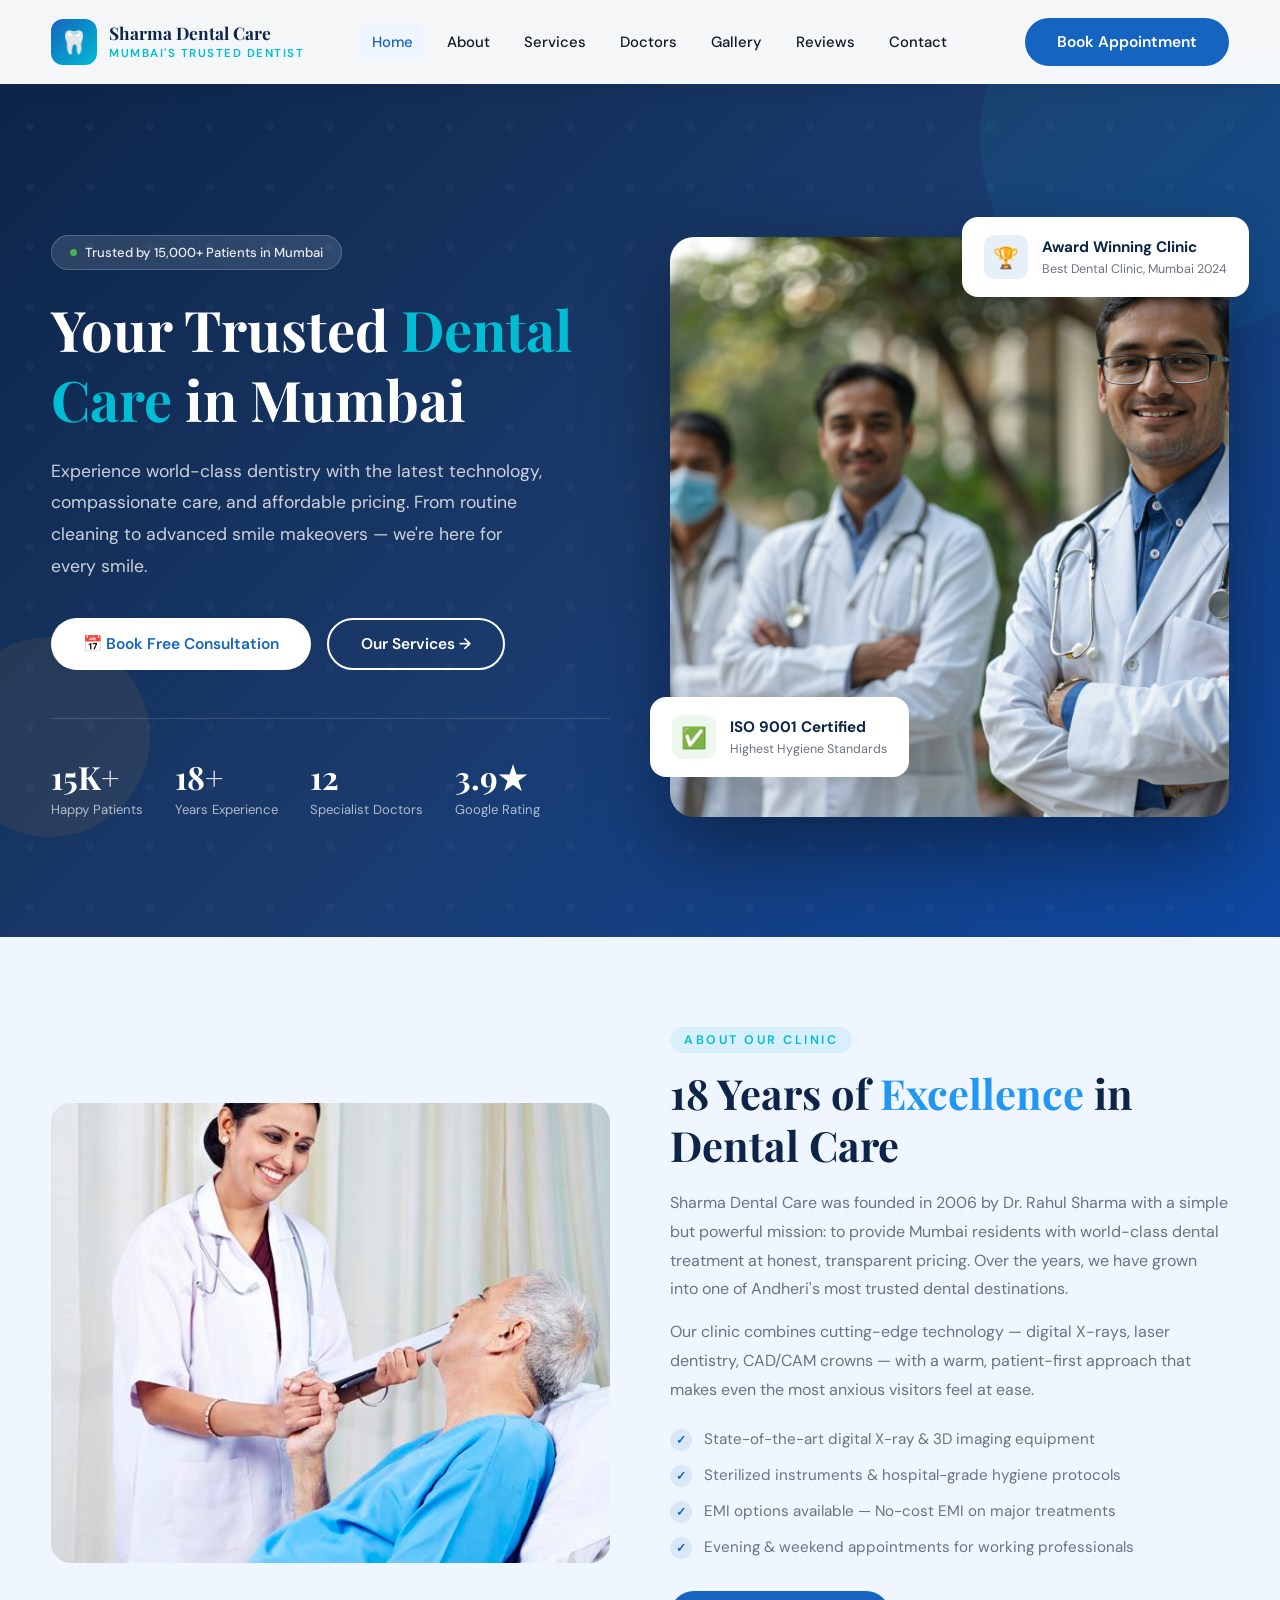
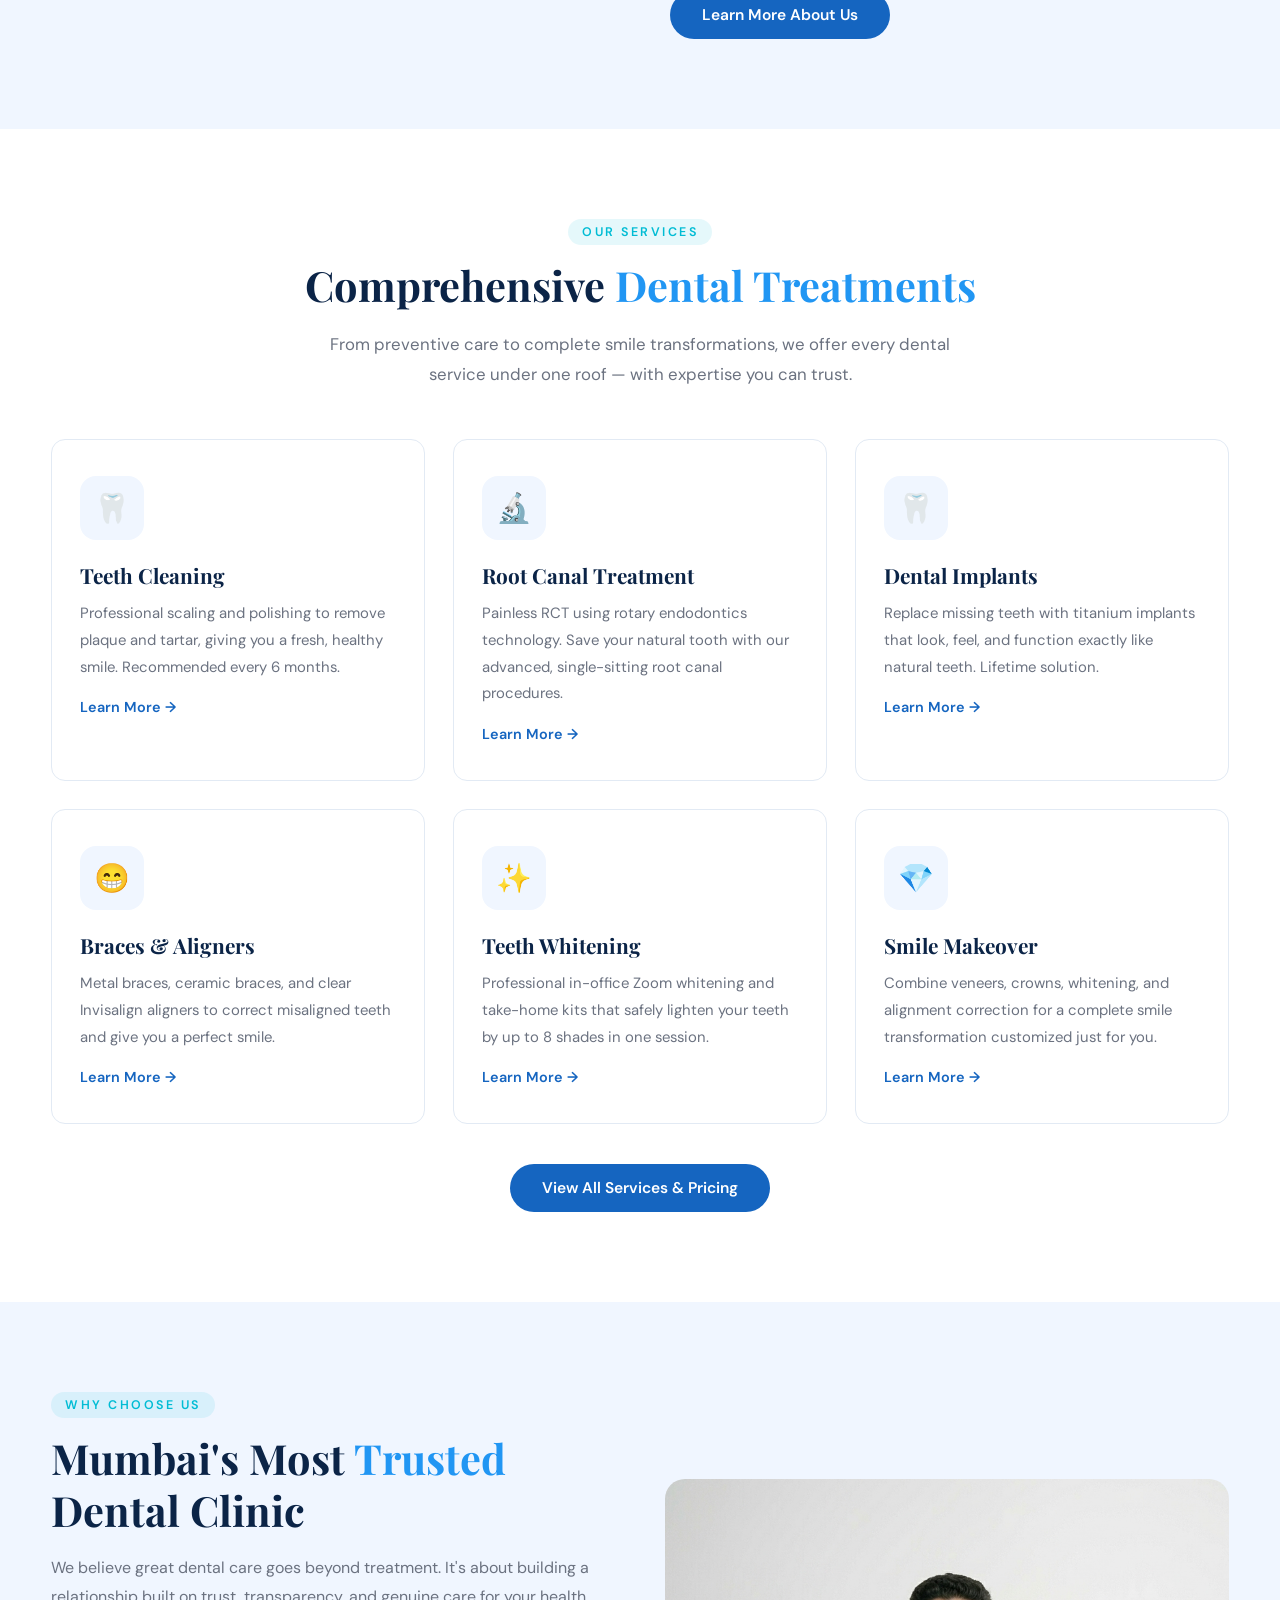
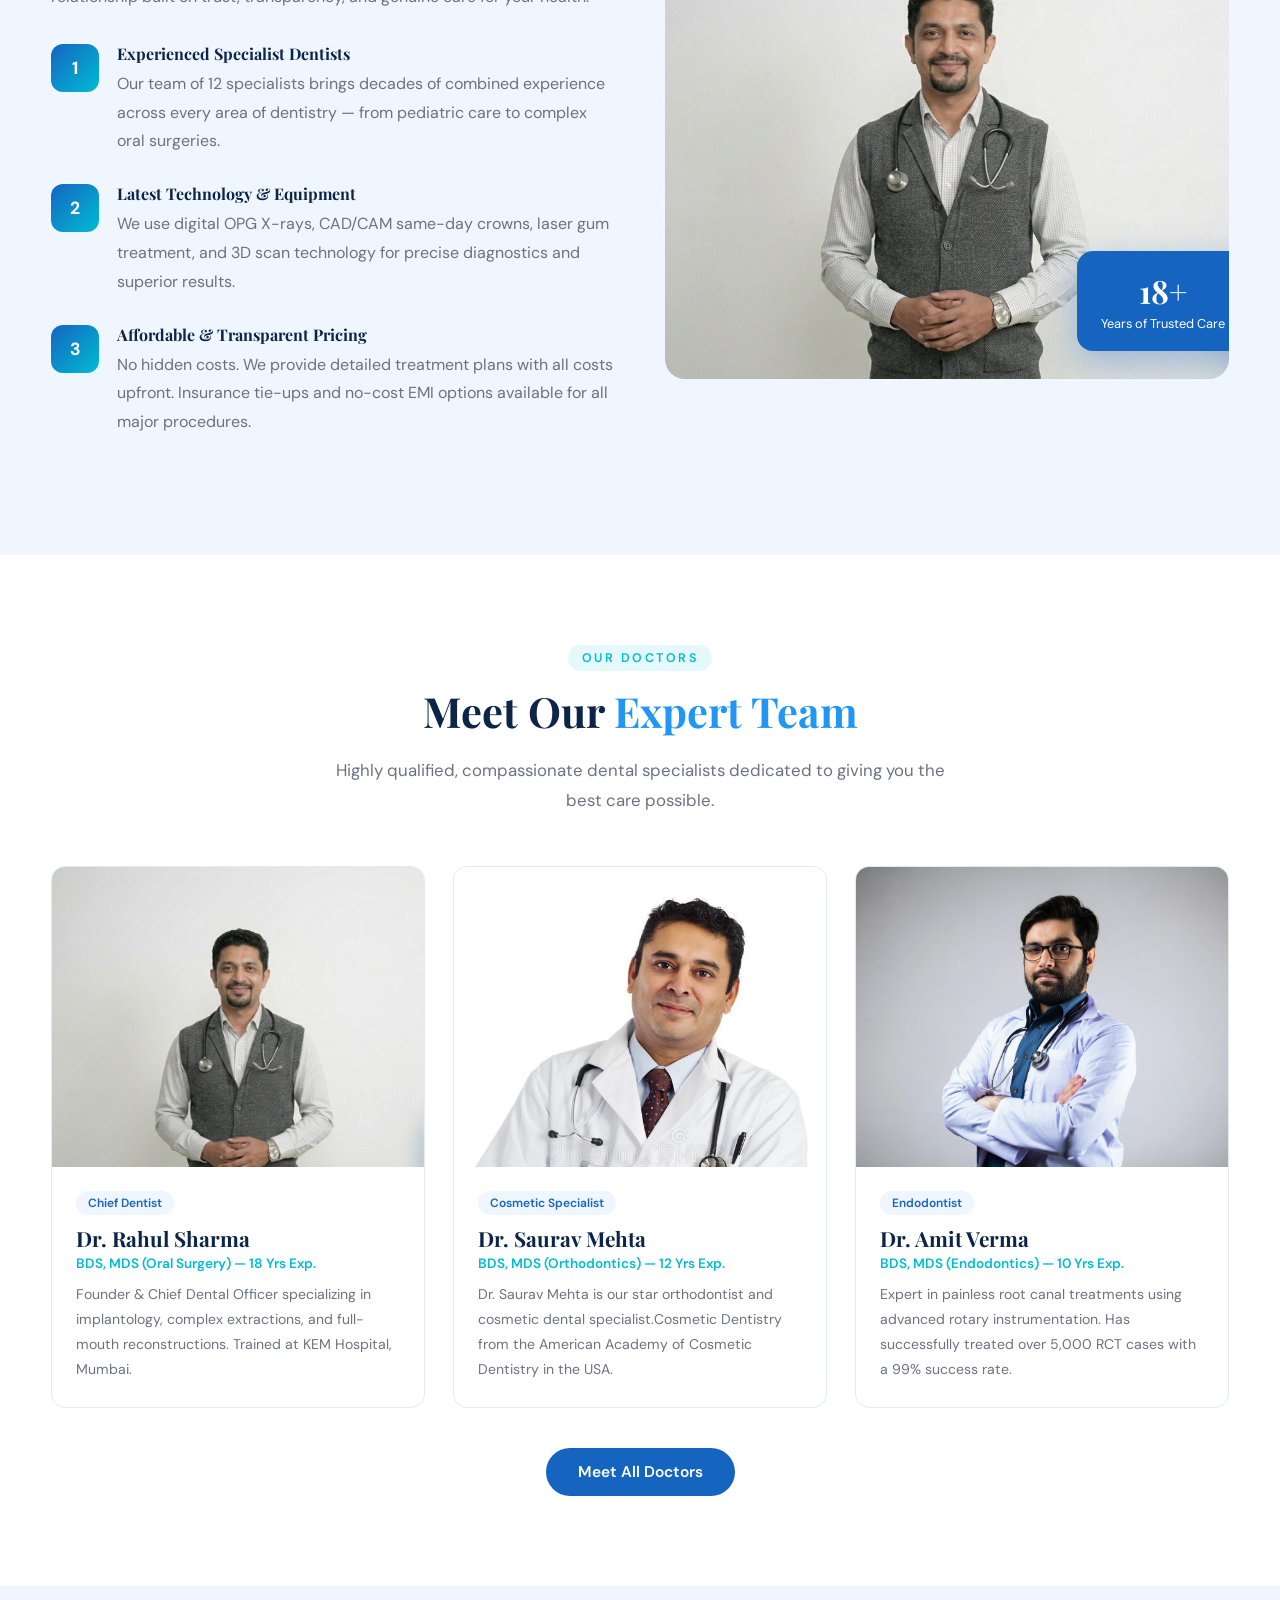
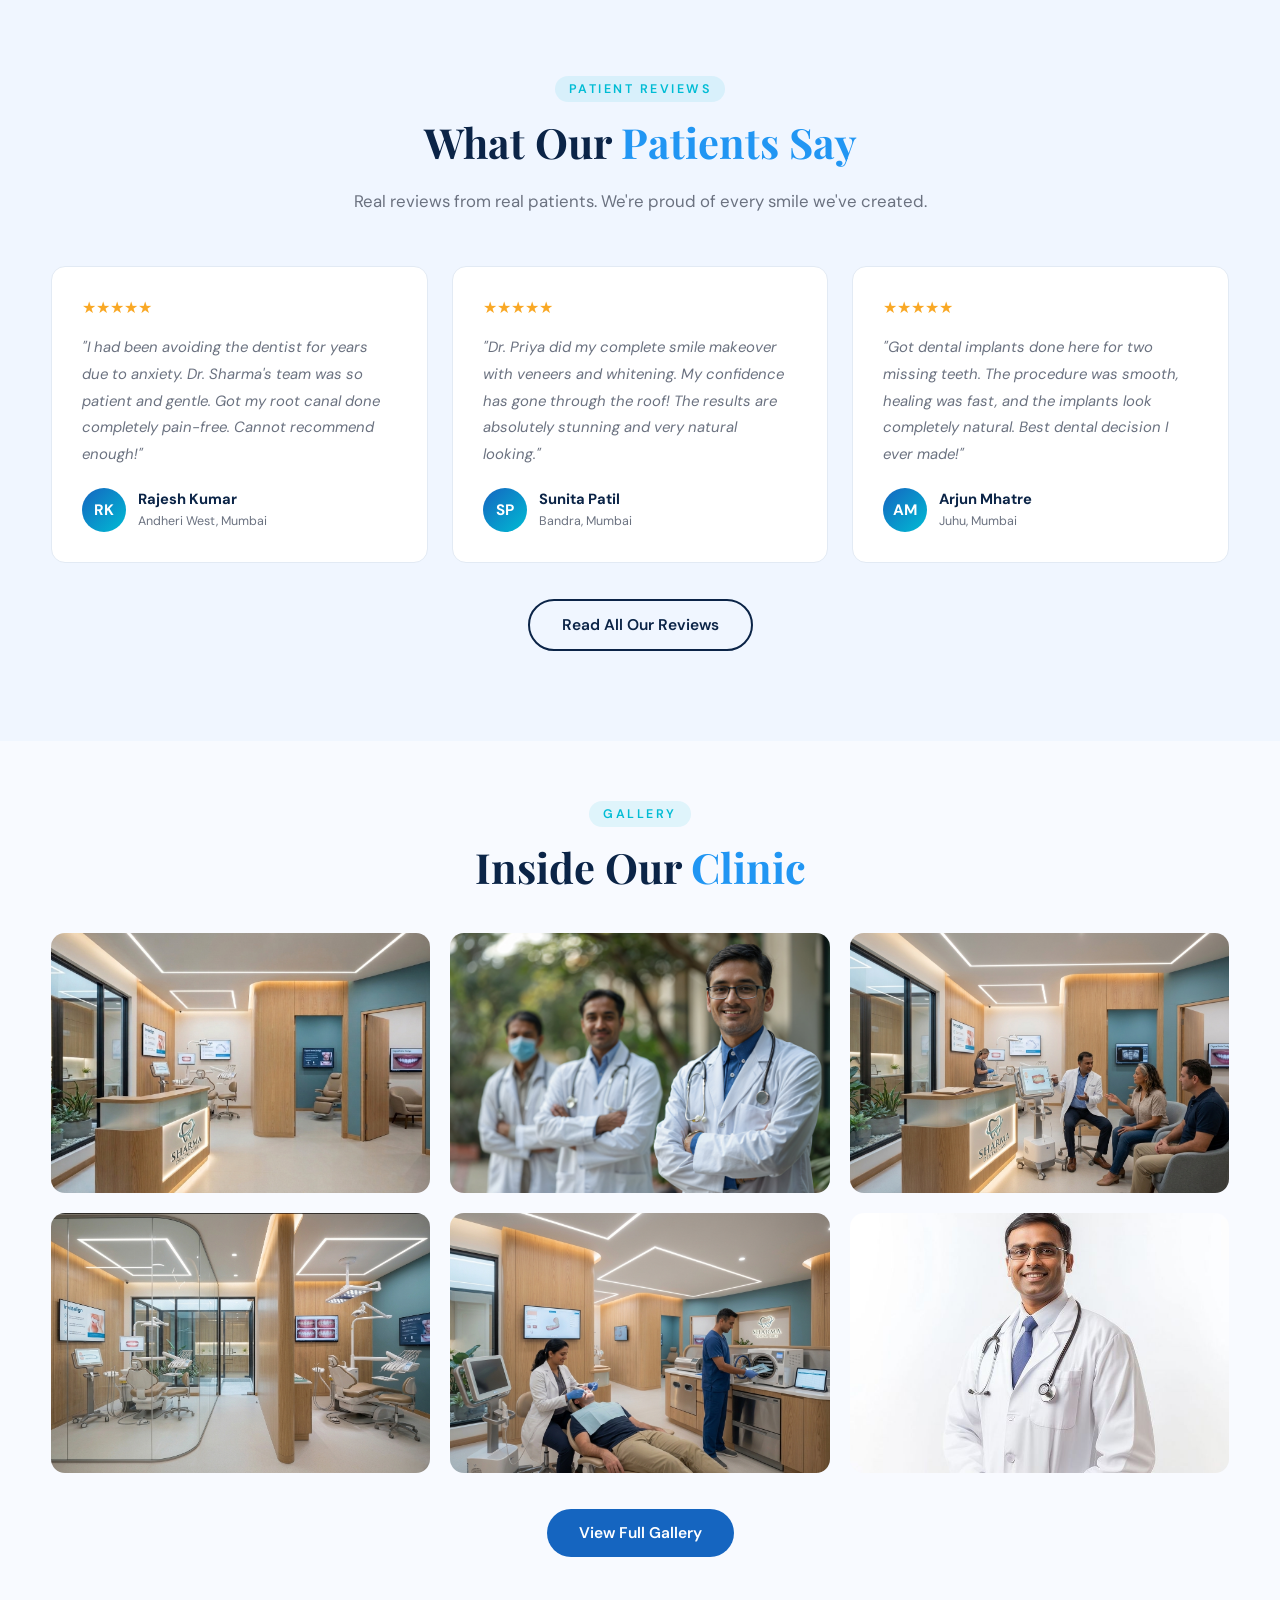
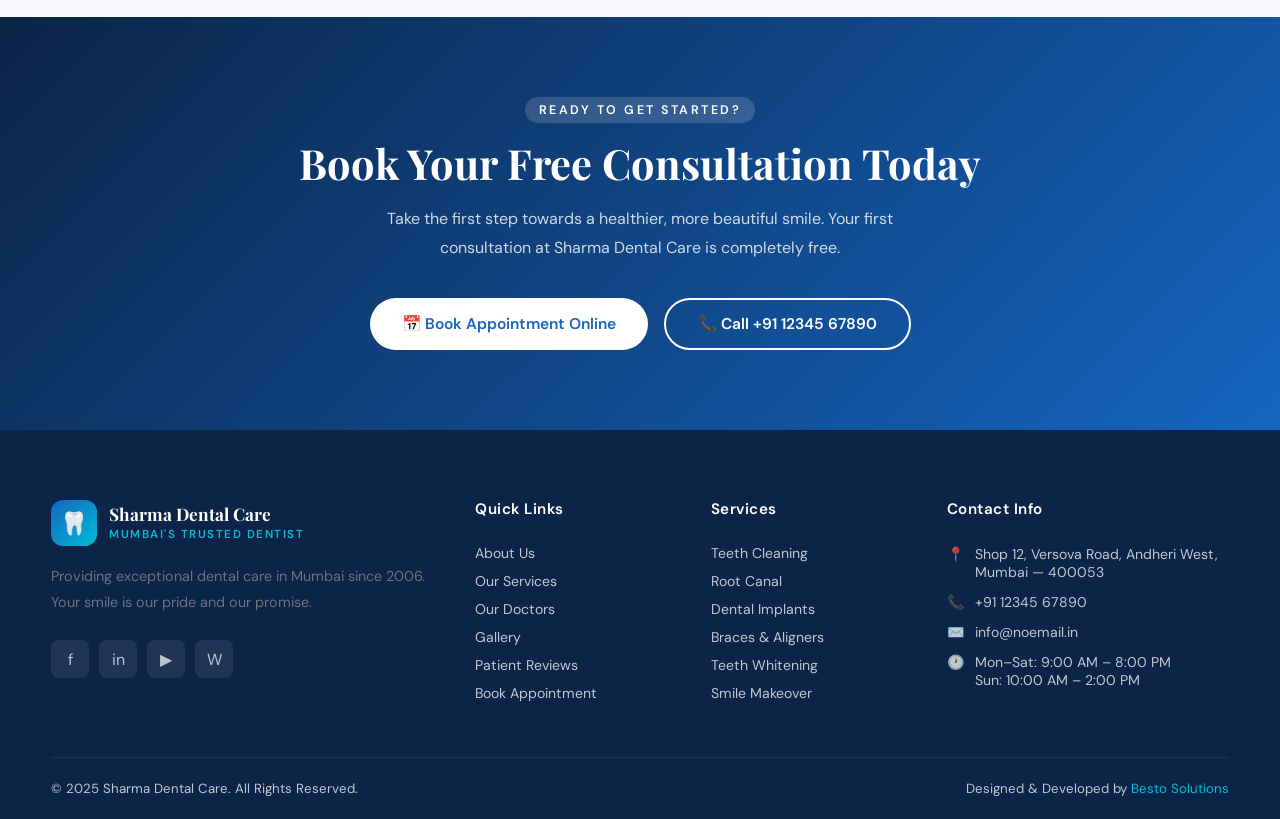
<file: index.html>
<!DOCTYPE html>
<html lang="en">
<head>
  <meta charset="UTF-8" />
  <meta name="viewport" content="width=device-width, initial-scale=1.0" />
  <title>Sharma Dental Care | Best Dental Clinic in Mumbai</title>
  <link rel="stylesheet" href="style.css" />
  <style>
    /* Page-specific extras */
    .about-preview { background: var(--light); }
    .about-preview-grid { display: grid; grid-template-columns: 1fr 1fr; gap: 60px; align-items: center; }
    .about-preview-img { border-radius: 20px; overflow: hidden; height: 460px; }
    .about-preview-img img { width:100%; height:100%; object-fit:cover; }
    .checklist { display: flex; flex-direction: column; gap: 14px; margin: 24px 0 32px; }
    .checklist li { display: flex; gap: 12px; align-items: flex-start; font-size: .95rem; color: var(--gray); }
    .checklist li::before { content: '✓'; width: 22px; height: 22px; background: rgba(21,101,192,.1); color: var(--blue); border-radius: 50%; display:flex; align-items:center; justify-content:center; font-size: .75rem; font-weight:700; flex-shrink:0; }
    .gallery-mini { background: #f8faff; }
  </style>
</head>
<body>

<!-- NOTICE BAR -->
<div class="notice-bar">
  📞 Emergency Dental Care Available 24/7 — Call <a href="tel:+91 1234567890">+91 87456 54321</a>
  <span>|</span>
  🦷 Free Consultation for First Visit — <a href="appointment.html">Book Now</a>
</div>

<!-- NAVBAR -->
<nav class="navbar">
  <div class="container nav-inner">
    <a href="index.html" class="nav-logo">
      <div class="logo-icon">🦷</div>
      <div class="logo-text">
        <strong>Sharma Dental Care</strong>
        <span>Mumbai's Trusted Dentist</span>
      </div>
    </a>
    <div class="nav-links">
      <a href="index.html" class="active">Home</a>
      <a href="about.html">About</a>
      <a href="services.html">Services</a>
      <a href="doctors.html">Doctors</a>
      <a href="gallery.html">Gallery</a>
      <a href="testimonials.html">Reviews</a>
      <a href="contact.html">Contact</a>
    </div>
    <a href="appointment.html" class="btn btn-primary nav-cta">Book Appointment</a>
    <button class="hamburger" onclick="toggleMenu()" aria-label="Menu">
      <span></span><span></span><span></span>
    </button>
  </div>
</nav>
<div class="mobile-menu" id="mobileMenu">
  <a href="index.html">Home</a>
  <a href="about.html">About</a>
  <a href="services.html">Services</a>
  <a href="doctors.html">Doctors</a>
  <a href="gallery.html">Gallery</a>
  <a href="testimonials.html">Reviews</a>
  <a href="contact.html">Contact</a>
  <a href="appointment.html" class="btn btn-primary" style="margin-top:12px;text-align:center;">Book Appointment</a>
</div>

<!-- HERO -->
<section class="hero">
  <div class="shape shape-1"></div>
  <div class="shape shape-2"></div>
  <div class="container hero-grid">
    <div class="hero-content fade-up">
      <div class="hero-badge">
        <span class="dot"></span> Trusted by 15,000+ Patients in Mumbai
      </div>
      <h1>Your Trusted <em>Dental Care</em> in Mumbai</h1>
      <p>Experience world-class dentistry with the latest technology, compassionate care, and affordable pricing. From routine cleaning to advanced smile makeovers — we're here for every smile.</p>
      <div class="hero-btns">
        <a href="appointment.html" class="btn btn-white">📅 Book Free Consultation</a>
        <a href="services.html" class="btn btn-outline">Our Services →</a>
      </div>
      <div class="hero-stats">
        <div class="stat-item"><strong>15K+</strong><span>Happy Patients</span></div>
        <div class="stat-item"><strong>18+</strong><span>Years Experience</span></div>
        <div class="stat-item"><strong>12</strong><span>Specialist Doctors</span></div>
        <div class="stat-item"><strong>3.9★</strong><span>Google Rating</span></div>
      </div>
    </div>
    <div class="hero-image-wrap fade-up delay-2">
      <div class="hero-img-main">
        <img src="male-working-as-paediatrician.jpg" alt="Expert Dentists at Sharma Dental Care Mumbai" />
      </div>
      <div class="hero-card card-top">
        <div class="card-icon blue">🏆</div>
        <div>
          <strong>Award Winning Clinic</strong>
          <span>Best Dental Clinic, Mumbai 2024</span>
        </div>
      </div>
      <div class="hero-card card-bot">
        <div class="card-icon green">✅</div>
        <div>
          <strong>ISO 9001 Certified</strong>
          <span>Highest Hygiene Standards</span>
        </div>
      </div>
    </div>
  </div>
</section>

<!-- ABOUT PREVIEW -->
<section class="about-preview section-pad">
  <div class="container about-preview-grid">
    <div class="about-preview-img">
      <img src="Female_doctor_talking_with_a_senior_patient_and_.jpeg" alt="Doctor with patient at Sharma Dental Care" />
    </div>
    <div>
      <span class="sec-label">About Our Clinic</span>
      <h2 class="sec-title">18 Years of <span>Excellence</span> in Dental Care</h2>
      <p>Sharma Dental Care was founded in 2006 by Dr. Rahul Sharma with a simple but powerful mission: to provide Mumbai residents with world-class dental treatment at honest, transparent pricing. Over the years, we have grown into one of Andheri's most trusted dental destinations.</p>
      <p style="margin-top:14px;">Our clinic combines cutting-edge technology — digital X-rays, laser dentistry, CAD/CAM crowns — with a warm, patient-first approach that makes even the most anxious visitors feel at ease.</p>
      <ul class="checklist">
        <li>State-of-the-art digital X-ray & 3D imaging equipment</li>
        <li>Sterilized instruments & hospital-grade hygiene protocols</li>
        <li>EMI options available — No-cost EMI on major treatments</li>
        <li>Evening & weekend appointments for working professionals</li>
      </ul>
      <a href="about.html" class="btn btn-primary">Learn More About Us</a>
    </div>
  </div>
</section>

<!-- SERVICES PREVIEW -->
<section class="section-pad">
  <div class="container">
    <div class="text-center" style="margin-bottom:50px;">
      <span class="sec-label">Our Services</span>
      <h2 class="sec-title">Comprehensive <span>Dental Treatments</span></h2>
      <p class="sec-sub">From preventive care to complete smile transformations, we offer every dental service under one roof — with expertise you can trust.</p>
    </div>
    <div class="services-grid">
      <div class="card svc-card">
        <div class="svc-icon">🦷</div>
        <h3>Teeth Cleaning</h3>
        <p>Professional scaling and polishing to remove plaque and tartar, giving you a fresh, healthy smile. Recommended every 6 months.</p>
        <a href="services.html#cleaning" class="svc-link">Learn More →</a>
      </div>
      <div class="card svc-card">
        <div class="svc-icon">🔬</div>
        <h3>Root Canal Treatment</h3>
        <p>Painless RCT using rotary endodontics technology. Save your natural tooth with our advanced, single-sitting root canal procedures.</p>
        <a href="services.html#rct" class="svc-link">Learn More →</a>
      </div>
      <div class="card svc-card">
        <div class="svc-icon">🦷</div>
        <h3>Dental Implants</h3>
        <p>Replace missing teeth with titanium implants that look, feel, and function exactly like natural teeth. Lifetime solution.</p>
        <a href="services.html#implants" class="svc-link">Learn More →</a>
      </div>
      <div class="card svc-card">
        <div class="svc-icon">😁</div>
        <h3>Braces & Aligners</h3>
        <p>Metal braces, ceramic braces, and clear Invisalign aligners to correct misaligned teeth and give you a perfect smile.</p>
        <a href="services.html#braces" class="svc-link">Learn More →</a>
      </div>
      <div class="card svc-card">
        <div class="svc-icon">✨</div>
        <h3>Teeth Whitening</h3>
        <p>Professional in-office Zoom whitening and take-home kits that safely lighten your teeth by up to 8 shades in one session.</p>
        <a href="services.html#whitening" class="svc-link">Learn More →</a>
      </div>
      <div class="card svc-card">
        <div class="svc-icon">💎</div>
        <h3>Smile Makeover</h3>
        <p>Combine veneers, crowns, whitening, and alignment correction for a complete smile transformation customized just for you.</p>
        <a href="services.html#makeover" class="svc-link">Learn More →</a>
      </div>
    </div>
    <div class="text-center" style="margin-top:40px;">
      <a href="services.html" class="btn btn-primary">View All Services & Pricing</a>
    </div>
  </div>
</section>

<!-- WHY CHOOSE US -->
<section class="section-pad" style="background:var(--light);">
  <div class="container why-grid">
    <div>
      <span class="sec-label">Why Choose Us</span>
      <h2 class="sec-title">Mumbai's Most <span>Trusted</span> Dental Clinic</h2>
      <p>We believe great dental care goes beyond treatment. It's about building a relationship built on trust, transparency, and genuine care for your health.</p>
      <div class="why-list">
        <div class="why-item">
          <div class="why-num">1</div>
          <div>
            <h4>Experienced Specialist Dentists</h4>
            <p>Our team of 12 specialists brings decades of combined experience across every area of dentistry — from pediatric care to complex oral surgeries.</p>
          </div>
        </div>
        <div class="why-item">
          <div class="why-num">2</div>
          <div>
            <h4>Latest Technology & Equipment</h4>
            <p>We use digital OPG X-rays, CAD/CAM same-day crowns, laser gum treatment, and 3D scan technology for precise diagnostics and superior results.</p>
          </div>
        </div>
        <div class="why-item">
          <div class="why-num">3</div>
          <div>
            <h4>Affordable & Transparent Pricing</h4>
            <p>No hidden costs. We provide detailed treatment plans with all costs upfront. Insurance tie-ups and no-cost EMI options available for all major procedures.</p>
          </div>
        </div>
        <div class="why-item">
          <div>
          </div>
        </div>
      </div>
    </div>
    <div class="why-image">
      <img src="pexels-oys-photography-838143052-19438561.jpg" alt="Experienced dentist at Sharma Dental Care" />
      <div class="why-badge">
        <strong>18+</strong>
        <span>Years of Trusted Care</span>
      </div>
    </div>
  </div>
</section>

<!-- DOCTORS PREVIEW -->
<section class="section-pad">
  <div class="container">
    <div class="text-center" style="margin-bottom:50px;">
      <span class="sec-label">Our Doctors</span>
      <h2 class="sec-title">Meet Our <span>Expert Team</span></h2>
      <p class="sec-sub">Highly qualified, compassionate dental specialists dedicated to giving you the best care possible.</p>
    </div>
    <div class="doctors-grid">
      <div class="card doc-card">
        <div class="doc-img">
          <img src="pexels-oys-photography-838143052-19438561.jpg" alt="Dr. Rahul Sharma" />
        </div>
        <div class="doc-info">
          <span class="doc-badge">Chief Dentist</span>
          <h3>Dr. Rahul Sharma</h3>
          <div class="qual">BDS, MDS (Oral Surgery) — 18 Yrs Exp.</div>
          <p>Founder & Chief Dental Officer specializing in implantology, complex extractions, and full-mouth reconstructions. Trained at KEM Hospital, Mumbai.</p>
        </div>
      </div>
      <div class="card doc-card">
        <div class="doc-img">
          <img src="Indian_doctor_stock_photo__Image_of_happy__portrait__clipboard_-_22132672.jpeg" alt="Dr. Priya Mehta" />
        </div>
        <div class="doc-info">
          <span class="doc-badge">Cosmetic Specialist</span>
          <h3>Dr. Saurav Mehta</h3>
          <div class="qual">BDS, MDS (Orthodontics) — 12 Yrs Exp.</div>
          <p>Dr. Saurav Mehta is our star orthodontist and cosmetic dental specialist.Cosmetic Dentistry from the American Academy of Cosmetic Dentistry in the USA.</p>
        </div>
      </div>
      <div class="card doc-card">
        <div class="doc-img">
          <img src="pexels-usman-yousaf-708951-6762862.jpg" alt="Dr. Amit Verma" />
        </div>
        <div class="doc-info">
          <span class="doc-badge">Endodontist</span>
          <h3>Dr. Amit Verma</h3>
          <div class="qual">BDS, MDS (Endodontics) — 10 Yrs Exp.</div>
          <p>Expert in painless root canal treatments using advanced rotary instrumentation. Has successfully treated over 5,000 RCT cases with a 99% success rate.</p>
        </div>
      </div>
    </div>
    <div class="text-center" style="margin-top:40px;">
      <a href="doctors.html" class="btn btn-primary">Meet All Doctors</a>
    </div>
  </div>
</section>

<!-- TESTIMONIALS -->
<section class="section-pad" style="background:var(--light);">
  <div class="container">
    <div class="text-center" style="margin-bottom:50px;">
      <span class="sec-label">Patient Reviews</span>
      <h2 class="sec-title">What Our <span>Patients Say</span></h2>
      <p class="sec-sub">Real reviews from real patients. We're proud of every smile we've created.</p>
    </div>
    <div class="testi-grid">
      <div class="card testi-card">
        <div class="stars">★★★★★</div>
        <p>"I had been avoiding the dentist for years due to anxiety. Dr. Sharma's team was so patient and gentle. Got my root canal done completely pain-free. Cannot recommend enough!"</p>
        <div class="testi-author">
          <div class="avi">RK</div>
          <div><strong>Rajesh Kumar</strong><span>Andheri West, Mumbai</span></div>
        </div>
      </div>
      <div class="card testi-card">
        <div class="stars">★★★★★</div>
        <p>"Dr. Priya did my complete smile makeover with veneers and whitening. My confidence has gone through the roof! The results are absolutely stunning and very natural looking."</p>
        <div class="testi-author">
          <div class="avi">SP</div>
          <div><strong>Sunita Patil</strong><span>Bandra, Mumbai</span></div>
        </div>
      </div>
      <div class="card testi-card">
        <div class="stars">★★★★★</div>
        <p>"Got dental implants done here for two missing teeth. The procedure was smooth, healing was fast, and the implants look completely natural. Best dental decision I ever made!"</p>
        <div class="testi-author">
          <div class="avi">AM</div>
          <div><strong>Arjun Mhatre</strong><span>Juhu, Mumbai</span></div>
        </div>
      </div>
    </div>
    <div class="text-center" style="margin-top:36px;">
      <a href="testimonials.html" class="btn btn-outline" style="color:var(--navy);border-color:var(--navy);">Read All Our Reviews</a>
    </div>
  </div>
</section>

<!-- GALLERY PREVIEW -->
<section class="gallery-mini section-sm">
  <div class="container">
    <div class="text-center" style="margin-bottom:40px;">
      <span class="sec-label">Gallery</span>
      <h2 class="sec-title">Inside Our <span>Clinic</span></h2>
    </div>
    <div class="gallery-grid">
      <div class="gallery-item">
        <img src="pexels-sagar-tiwari-988598841-27298085.jpg" alt="Clinic Interior" />
        <div class="gallery-overlay"><span>Modern Clinic Interior</span></div>
      </div>
      <div class="gallery-item">
        <img src="male-working-as-paediatrician.jpg" alt="Doctor Team" />
        <div class="gallery-overlay"><span>Our Expert Team</span></div>
      </div>
      <div class="gallery-item">
        <img src="Gemini_Generated_Image_bx240qbx240qbx24.png" alt="Patient Consultation" />
        <div class="gallery-overlay"><span>Compassionate Consultations</span></div>
      </div>
      <div class="gallery-item">
        <img src="Gemini_Generated_Image_hmc62vhmc62vhmc6.png" alt="Treatment Room" />
        <div class="gallery-overlay"><span>Modern Treatment Rooms</span></div>
      </div>
      <div class="gallery-item">
        <img src="Gemini_Generated_Image_ogq8unogq8unogq8.png" alt="Consultation" />
        <div class="gallery-overlay"><span>Patient Consultation</span></div>
      </div>
      <div class="gallery-item">
        <img src="Male_indian_doctor_confident_smiling_person_.jpeg" alt="Specialist Doctor" />
        <div class="gallery-overlay"><span>Specialist Doctors</span></div>
      </div>
    </div>
    <div class="text-center" style="margin-top:36px;">
      <a href="gallery.html" class="btn btn-primary">View Full Gallery</a>
    </div>
  </div>
</section>

<!-- CTA BANNER -->
<section class="cta-banner">
  <div class="container">
    <span class="sec-label" style="background:rgba(255,255,255,.15);color:#fff;">Ready to Get Started?</span>
    <h2>Book Your Free Consultation Today</h2>
    <p>Take the first step towards a healthier, more beautiful smile. Your first consultation at Sharma Dental Care is completely free.</p>
    <div class="cta-btns">
      <a href="appointment.html" class="btn btn-white">📅 Book Appointment Online</a>
      <a href="tel:+919820012345" class="btn btn-outline">📞 Call +91 12345 67890</a>
    </div>
  </div>
</section>

<!-- FOOTER -->
<footer>
  <div class="container">
    <div class="footer-grid">
      <div class="footer-brand">
        <div class="nav-logo" style="margin-bottom:0;">
          <div class="logo-icon">🦷</div>
          <div class="logo-text">
            <strong style="color:#fff;">Sharma Dental Care</strong>
            <span>Mumbai's Trusted Dentist</span>
          </div>
        </div>
        <p>Providing exceptional dental care in Mumbai since 2006. Your smile is our pride and our promise.</p>
        <div class="footer-social">
          <a href="#" title="Facebook">f</a>
          <a href="#" title="Instagram">in</a>
          <a href="#" title="YouTube">▶</a>
          <a href="#" title="WhatsApp">W</a>
        </div>
      </div>
      <div>
        <h4>Quick Links</h4>
        <div class="footer-links">
          <a href="about.html">About Us</a>
          <a href="services.html">Our Services</a>
          <a href="doctors.html">Our Doctors</a>
          <a href="gallery.html">Gallery</a>
          <a href="testimonials.html">Patient Reviews</a>
          <a href="appointment.html">Book Appointment</a>
        </div>
      </div>
      <div>
        <h4>Services</h4>
        <div class="footer-links">
          <a href="services.html#cleaning">Teeth Cleaning</a>
          <a href="services.html#rct">Root Canal</a>
          <a href="services.html#implants">Dental Implants</a>
          <a href="services.html#braces">Braces & Aligners</a>
          <a href="services.html#whitening">Teeth Whitening</a>
          <a href="services.html#makeover">Smile Makeover</a>
        </div>
      </div>
      <div>
        <h4>Contact Info</h4>
        <ul class="footer-contact">
          <li><span>📍</span><span>Shop 12, Versova Road, Andheri West, Mumbai — 400053</span></li>
          <li><span>📞</span><span><a href="tel:+911234567890" style="color:inherit;">+91 12345 67890</a></span></li>
          <li><span>✉️</span><span><a href="mailto:info@noemail.in" style="color:inherit;">info@noemail.in</a></span></li>
          <li><span>🕐</span><span>Mon–Sat: 9:00 AM – 8:00 PM<br>Sun: 10:00 AM – 2:00 PM</span></li>
        </ul>
      </div>
    </div>
  </div>
  <div class="container footer-bottom">
    <span>© 2025 Sharma Dental Care. All Rights Reserved.</span>
    <span>Designed & Developed by <a href="#">Besto Solutions</a></span>
  </div>
</footer>

<script>
function toggleMenu(){
  const m = document.getElementById('mobileMenu');
  m.classList.toggle('open');
}
// Close mobile menu on link click
document.querySelectorAll('#mobileMenu a').forEach(a => a.addEventListener('click', ()=>{
  document.getElementById('mobileMenu').classList.remove('open');
}));
</script>
</body>
</html>
</file>
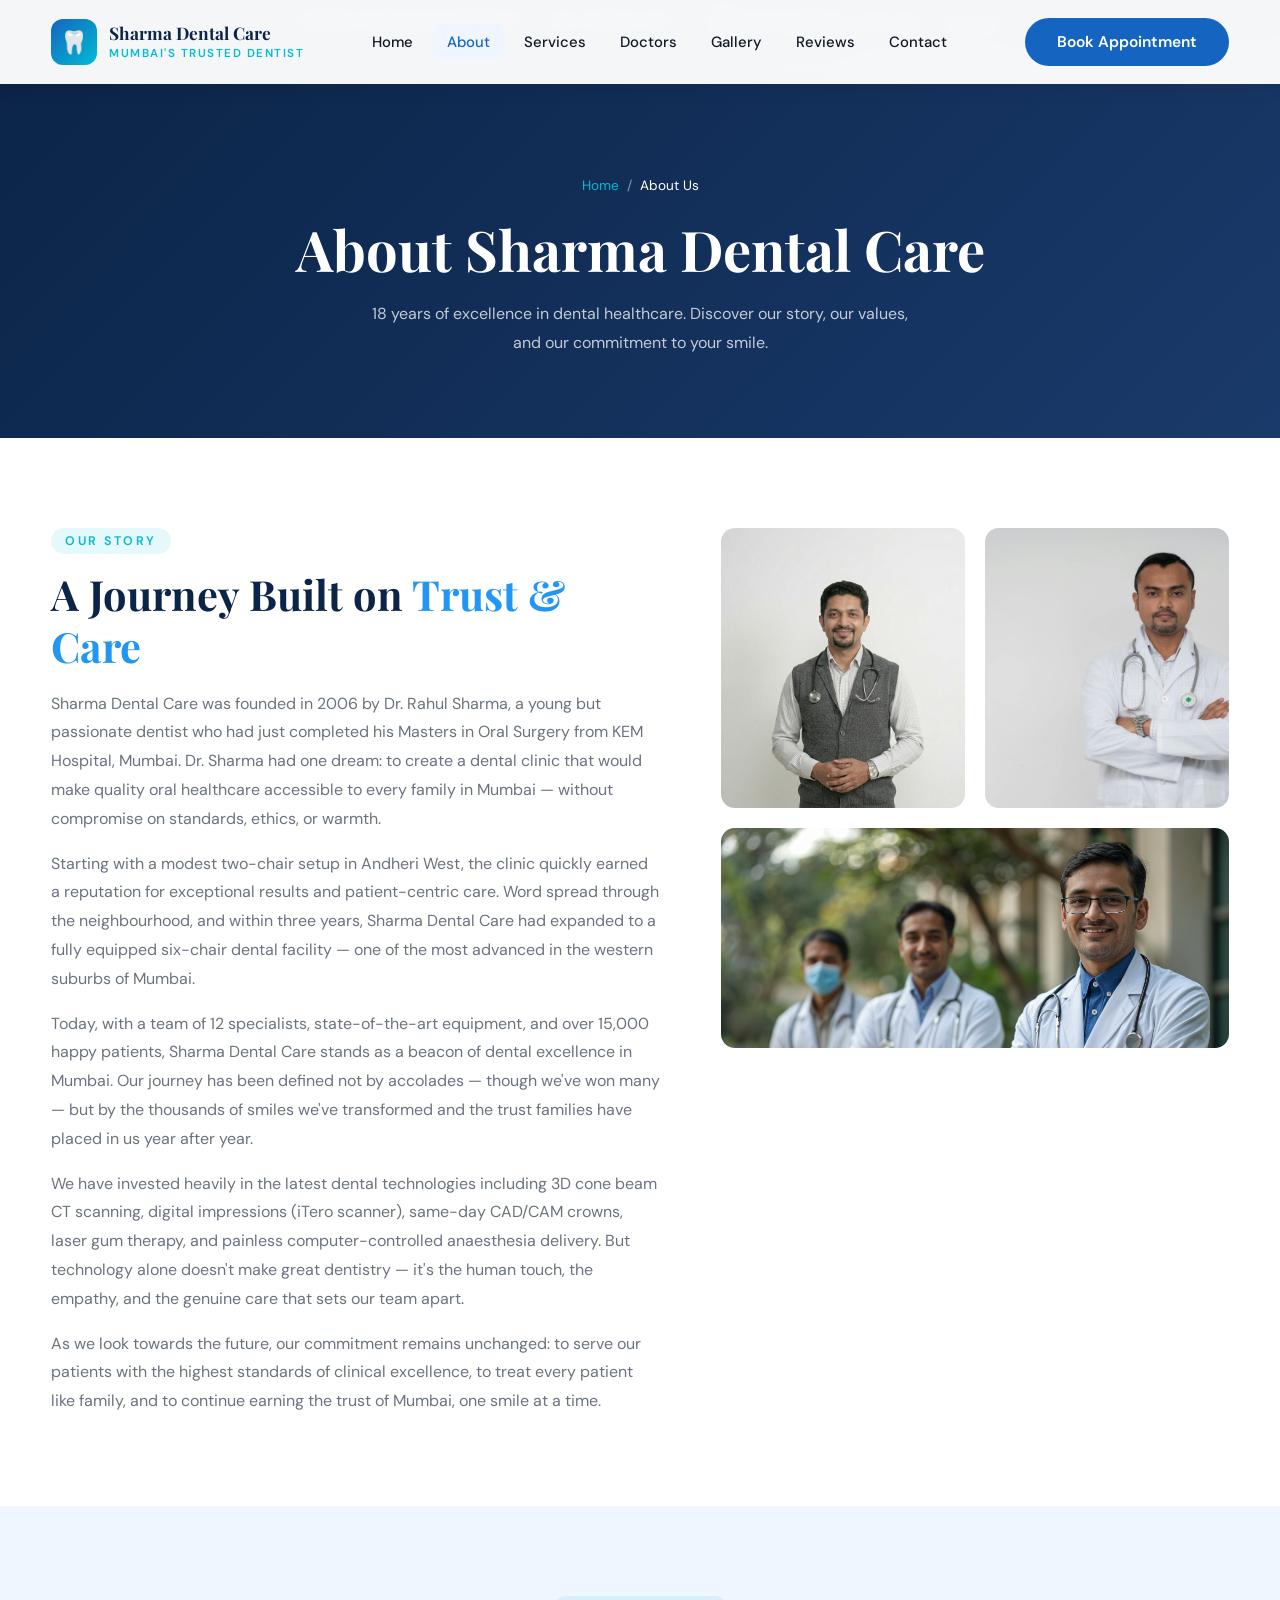
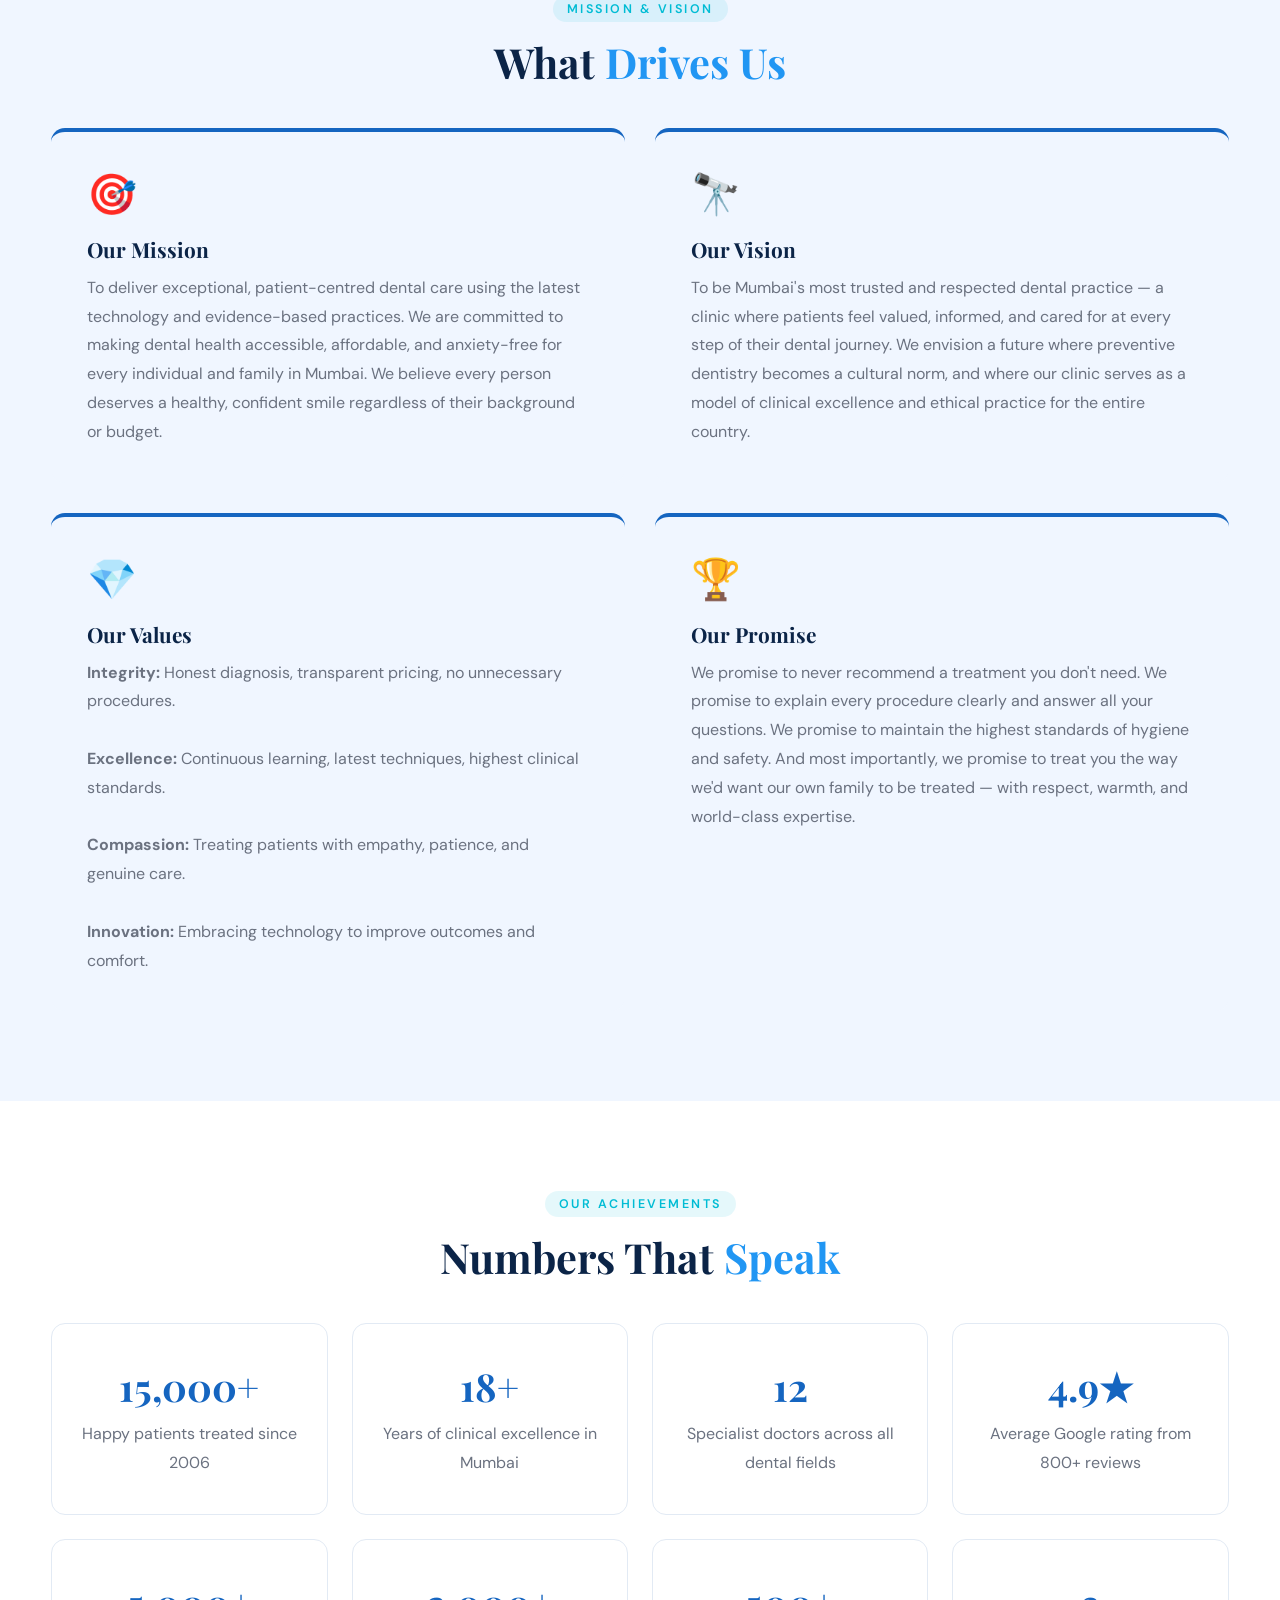
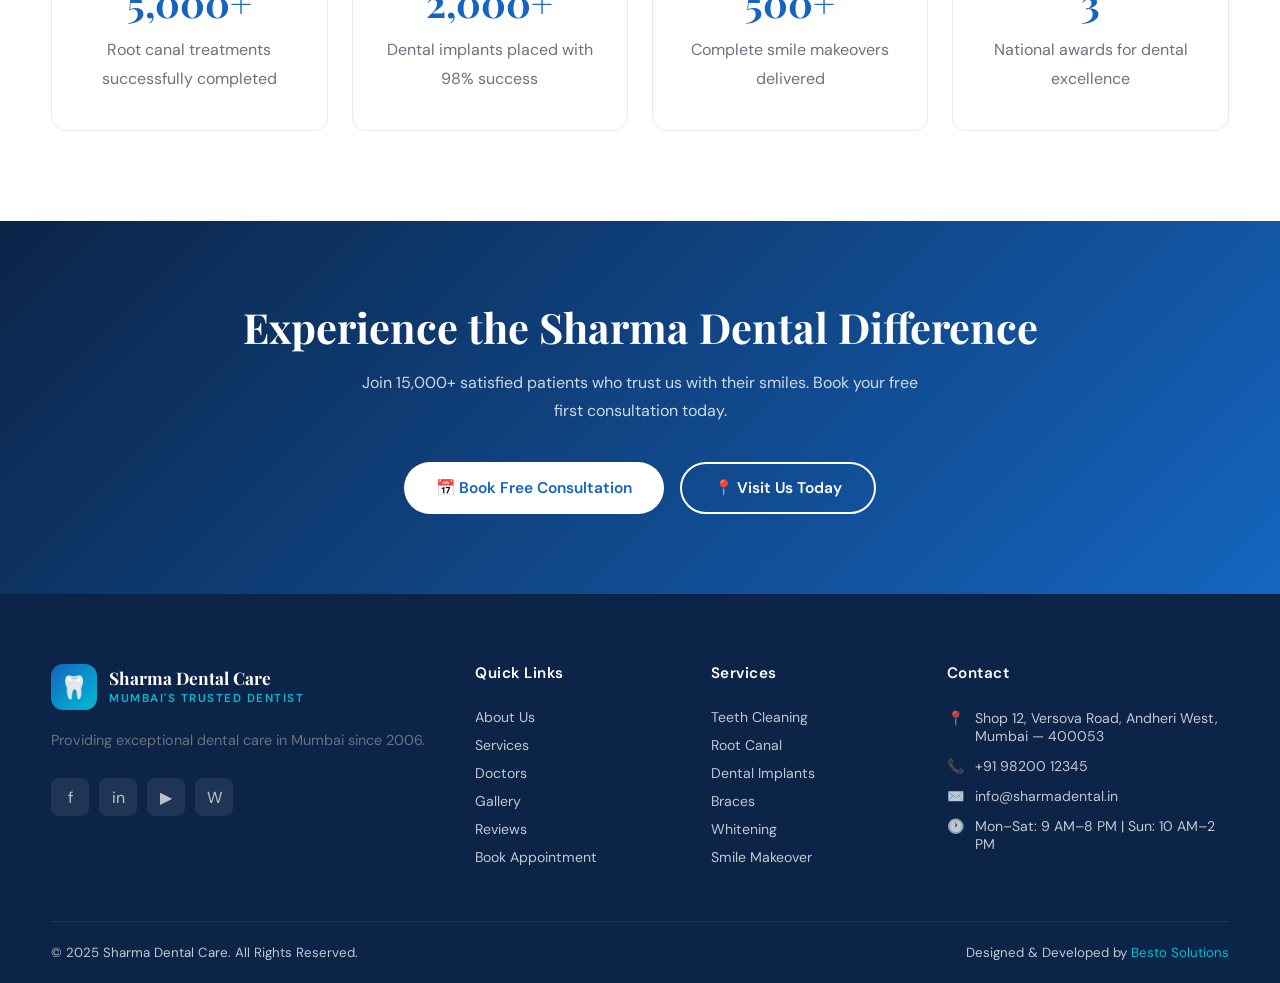
<file: about.html>
<!DOCTYPE html>
<html lang="en">
<head>
  <meta charset="UTF-8" /><meta name="viewport" content="width=device-width, initial-scale=1.0" />
  <title>About Us | Sharma Dental Care Mumbai</title>
  <link rel="stylesheet" href="style.css" />
  <style>
    .mission-grid { display:grid; grid-template-columns:1fr 1fr; gap:30px; margin-top:40px; }
    .mission-card { background:var(--light); border-radius:var(--radius); padding:36px; border-top:4px solid var(--blue); }
    .mission-card h3 { color:var(--navy); margin-bottom:12px; }
    .achieve-grid { display:grid; grid-template-columns:repeat(4,1fr); gap:24px; margin-top:40px; }
    .achieve-item { text-align:center; padding:36px 20px; background:var(--white); border-radius:var(--radius); border:1px solid var(--border); }
    .achieve-item strong { display:block; font-family:'Playfair Display',serif; font-size:2.4rem; color:var(--blue); margin-bottom:8px; }
    .team-img-wrap { display:grid; grid-template-columns:1fr 1fr; gap:20px; }
    .team-img-wrap img { border-radius:14px; height:280px; object-fit:cover; object-position:top; }
    @media(max-width:768px){ .mission-grid,.achieve-grid,.team-img-wrap{ grid-template-columns:1fr; } }
    @media(max-width:992px){ .achieve-grid{ grid-template-columns:1fr 1fr; } }
  </style>
</head>
<body>
<!-- NOTICE BAR -->
<div class="notice-bar">📞 Emergency Dental Care Available 24/7 — Call <a href="tel:+919820012345">+91 98200 12345</a><span>|</span>🦷 Free Consultation for First Visit — <a href="appointment.html">Book Now</a></div>

<!-- NAVBAR -->
<nav class="navbar">
  <div class="container nav-inner">
    <a href="index.html" class="nav-logo">
      <div class="logo-icon">🦷</div>
      <div class="logo-text"><strong>Sharma Dental Care</strong><span>Mumbai's Trusted Dentist</span></div>
    </a>
    <div class="nav-links">
      <a href="index.html">Home</a><a href="about.html" class="active">About</a><a href="services.html">Services</a>
      <a href="doctors.html">Doctors</a><a href="gallery.html">Gallery</a><a href="testimonials.html">Reviews</a><a href="contact.html">Contact</a>
    </div>
    <a href="appointment.html" class="btn btn-primary nav-cta">Book Appointment</a>
    <button class="hamburger" onclick="toggleMenu()"><span></span><span></span><span></span></button>
  </div>
</nav>
<div class="mobile-menu" id="mobileMenu">
  <a href="index.html">Home</a><a href="about.html">About</a><a href="services.html">Services</a>
  <a href="doctors.html">Doctors</a><a href="gallery.html">Gallery</a><a href="testimonials.html">Reviews</a>
  <a href="contact.html">Contact</a>
  <a href="appointment.html" class="btn btn-primary" style="margin-top:12px;text-align:center;">Book Appointment</a>
</div>

<!-- PAGE HERO -->
<section class="page-hero">
  <div class="container">
    <div class="breadcrumb"><a href="index.html">Home</a><span>/</span><span style="color:#fff;">About Us</span></div>
    <h1>About Sharma Dental Care</h1>
    <p>18 years of excellence in dental healthcare. Discover our story, our values, and our commitment to your smile.</p>
  </div>
</section>

<!-- CLINIC STORY -->
<section class="section-pad">
  <div class="container">
    <div style="display:grid;grid-template-columns:1.2fr 1fr;gap:60px;align-items:start;">
      <div>
        <span class="sec-label">Our Story</span>
        <h2 class="sec-title">A Journey Built on <span>Trust & Care</span></h2>
        <p>Sharma Dental Care was founded in 2006 by Dr. Rahul Sharma, a young but passionate dentist who had just completed his Masters in Oral Surgery from KEM Hospital, Mumbai. Dr. Sharma had one dream: to create a dental clinic that would make quality oral healthcare accessible to every family in Mumbai — without compromise on standards, ethics, or warmth.</p>
        <p style="margin-top:16px;">Starting with a modest two-chair setup in Andheri West, the clinic quickly earned a reputation for exceptional results and patient-centric care. Word spread through the neighbourhood, and within three years, Sharma Dental Care had expanded to a fully equipped six-chair dental facility — one of the most advanced in the western suburbs of Mumbai.</p>
        <p style="margin-top:16px;">Today, with a team of 12 specialists, state-of-the-art equipment, and over 15,000 happy patients, Sharma Dental Care stands as a beacon of dental excellence in Mumbai. Our journey has been defined not by accolades — though we've won many — but by the thousands of smiles we've transformed and the trust families have placed in us year after year.</p>
        <p style="margin-top:16px;">We have invested heavily in the latest dental technologies including 3D cone beam CT scanning, digital impressions (iTero scanner), same-day CAD/CAM crowns, laser gum therapy, and painless computer-controlled anaesthesia delivery. But technology alone doesn't make great dentistry — it's the human touch, the empathy, and the genuine care that sets our team apart.</p>
        <p style="margin-top:16px;">As we look towards the future, our commitment remains unchanged: to serve our patients with the highest standards of clinical excellence, to treat every patient like family, and to continue earning the trust of Mumbai, one smile at a time.</p>
      </div>
      <div class="team-img-wrap">
        <img src="pexels-oys-photography-838143052-19438561.jpg" alt="Dr. Rahul Sharma" />
        <img src="pexels-oys-photography-838143052-19438563.jpg" alt="Clinic Team" />
        <img src="male-working-as-paediatrician.jpg" alt="Medical Team" style="grid-column:1/-1;height:220px;" />
      </div>
    </div>
  </div>
</section>

<!-- MISSION & VISION -->
<section class="section-pad" style="background:var(--light);">
  <div class="container">
    <div class="text-center" style="margin-bottom:10px;">
      <span class="sec-label">Mission & Vision</span>
      <h2 class="sec-title">What <span>Drives Us</span></h2>
    </div>
    <div class="mission-grid">
      <div class="mission-card">
        <div style="font-size:2.5rem;margin-bottom:16px;">🎯</div>
        <h3>Our Mission</h3>
        <p>To deliver exceptional, patient-centred dental care using the latest technology and evidence-based practices. We are committed to making dental health accessible, affordable, and anxiety-free for every individual and family in Mumbai. We believe every person deserves a healthy, confident smile regardless of their background or budget.</p>
      </div>
      <div class="mission-card">
        <div style="font-size:2.5rem;margin-bottom:16px;">🔭</div>
        <h3>Our Vision</h3>
        <p>To be Mumbai's most trusted and respected dental practice — a clinic where patients feel valued, informed, and cared for at every step of their dental journey. We envision a future where preventive dentistry becomes a cultural norm, and where our clinic serves as a model of clinical excellence and ethical practice for the entire country.</p>
      </div>
      <div class="mission-card">
        <div style="font-size:2.5rem;margin-bottom:16px;">💎</div>
        <h3>Our Values</h3>
        <p><strong>Integrity:</strong> Honest diagnosis, transparent pricing, no unnecessary procedures.<br><br><strong>Excellence:</strong> Continuous learning, latest techniques, highest clinical standards.<br><br><strong>Compassion:</strong> Treating patients with empathy, patience, and genuine care.<br><br><strong>Innovation:</strong> Embracing technology to improve outcomes and comfort.</p>
      </div>
      <div class="mission-card">
        <div style="font-size:2.5rem;margin-bottom:16px;">🏆</div>
        <h3>Our Promise</h3>
        <p>We promise to never recommend a treatment you don't need. We promise to explain every procedure clearly and answer all your questions. We promise to maintain the highest standards of hygiene and safety. And most importantly, we promise to treat you the way we'd want our own family to be treated — with respect, warmth, and world-class expertise.</p>
      </div>
    </div>
  </div>
</section>

<!-- ACHIEVEMENTS -->
<section class="section-pad">
  <div class="container">
    <div class="text-center" style="margin-bottom:10px;">
      <span class="sec-label">Our Achievements</span>
      <h2 class="sec-title">Numbers That <span>Speak</span></h2>
    </div>
    <div class="achieve-grid">
      <div class="achieve-item">
        <strong>15,000+</strong>
        <p>Happy patients treated since 2006</p>
      </div>
      <div class="achieve-item">
        <strong>18+</strong>
        <p>Years of clinical excellence in Mumbai</p>
      </div>
      <div class="achieve-item">
        <strong>12</strong>
        <p>Specialist doctors across all dental fields</p>
      </div>
      <div class="achieve-item">
        <strong>4.9★</strong>
        <p>Average Google rating from 800+ reviews</p>
      </div>
      <div class="achieve-item">
        <strong>5,000+</strong>
        <p>Root canal treatments successfully completed</p>
      </div>
      <div class="achieve-item">
        <strong>2,000+</strong>
        <p>Dental implants placed with 98% success</p>
      </div>
      <div class="achieve-item">
        <strong>500+</strong>
        <p>Complete smile makeovers delivered</p>
      </div>
      <div class="achieve-item">
        <strong>3</strong>
        <p>National awards for dental excellence</p>
      </div>
    </div>
  </div>
</section>

<!-- CTA -->
<section class="cta-banner">
  <div class="container">
    <h2>Experience the Sharma Dental Difference</h2>
    <p>Join 15,000+ satisfied patients who trust us with their smiles. Book your free first consultation today.</p>
    <div class="cta-btns">
      <a href="appointment.html" class="btn btn-white">📅 Book Free Consultation</a>
      <a href="contact.html" class="btn btn-outline">📍 Visit Us Today</a>
    </div>
  </div>
</section>

<!-- FOOTER -->
<footer>
  <div class="container">
    <div class="footer-grid">
      <div class="footer-brand">
        <div class="nav-logo"><div class="logo-icon">🦷</div><div class="logo-text"><strong style="color:#fff;">Sharma Dental Care</strong><span>Mumbai's Trusted Dentist</span></div></div>
        <p>Providing exceptional dental care in Mumbai since 2006.</p>
        <div class="footer-social"><a href="#">f</a><a href="#">in</a><a href="#">▶</a><a href="#">W</a></div>
      </div>
      <div><h4>Quick Links</h4><div class="footer-links"><a href="about.html">About Us</a><a href="services.html">Services</a><a href="doctors.html">Doctors</a><a href="gallery.html">Gallery</a><a href="testimonials.html">Reviews</a><a href="appointment.html">Book Appointment</a></div></div>
      <div><h4>Services</h4><div class="footer-links"><a href="services.html">Teeth Cleaning</a><a href="services.html">Root Canal</a><a href="services.html">Dental Implants</a><a href="services.html">Braces</a><a href="services.html">Whitening</a><a href="services.html">Smile Makeover</a></div></div>
      <div><h4>Contact</h4><ul class="footer-contact"><li><span>📍</span><span>Shop 12, Versova Road, Andheri West, Mumbai — 400053</span></li><li><span>📞</span><span>+91 98200 12345</span></li><li><span>✉️</span><span>info@sharmadental.in</span></li><li><span>🕐</span><span>Mon–Sat: 9 AM–8 PM | Sun: 10 AM–2 PM</span></li></ul></div>
    </div>
  </div>
  <div class="container footer-bottom"><span>© 2025 Sharma Dental Care. All Rights Reserved.</span><span>Designed & Developed by <a href="#">Besto Solutions</a></span></div>
</footer>
<script>function toggleMenu(){document.getElementById('mobileMenu').classList.toggle('open');}</script>
</body>
</html>
</file>
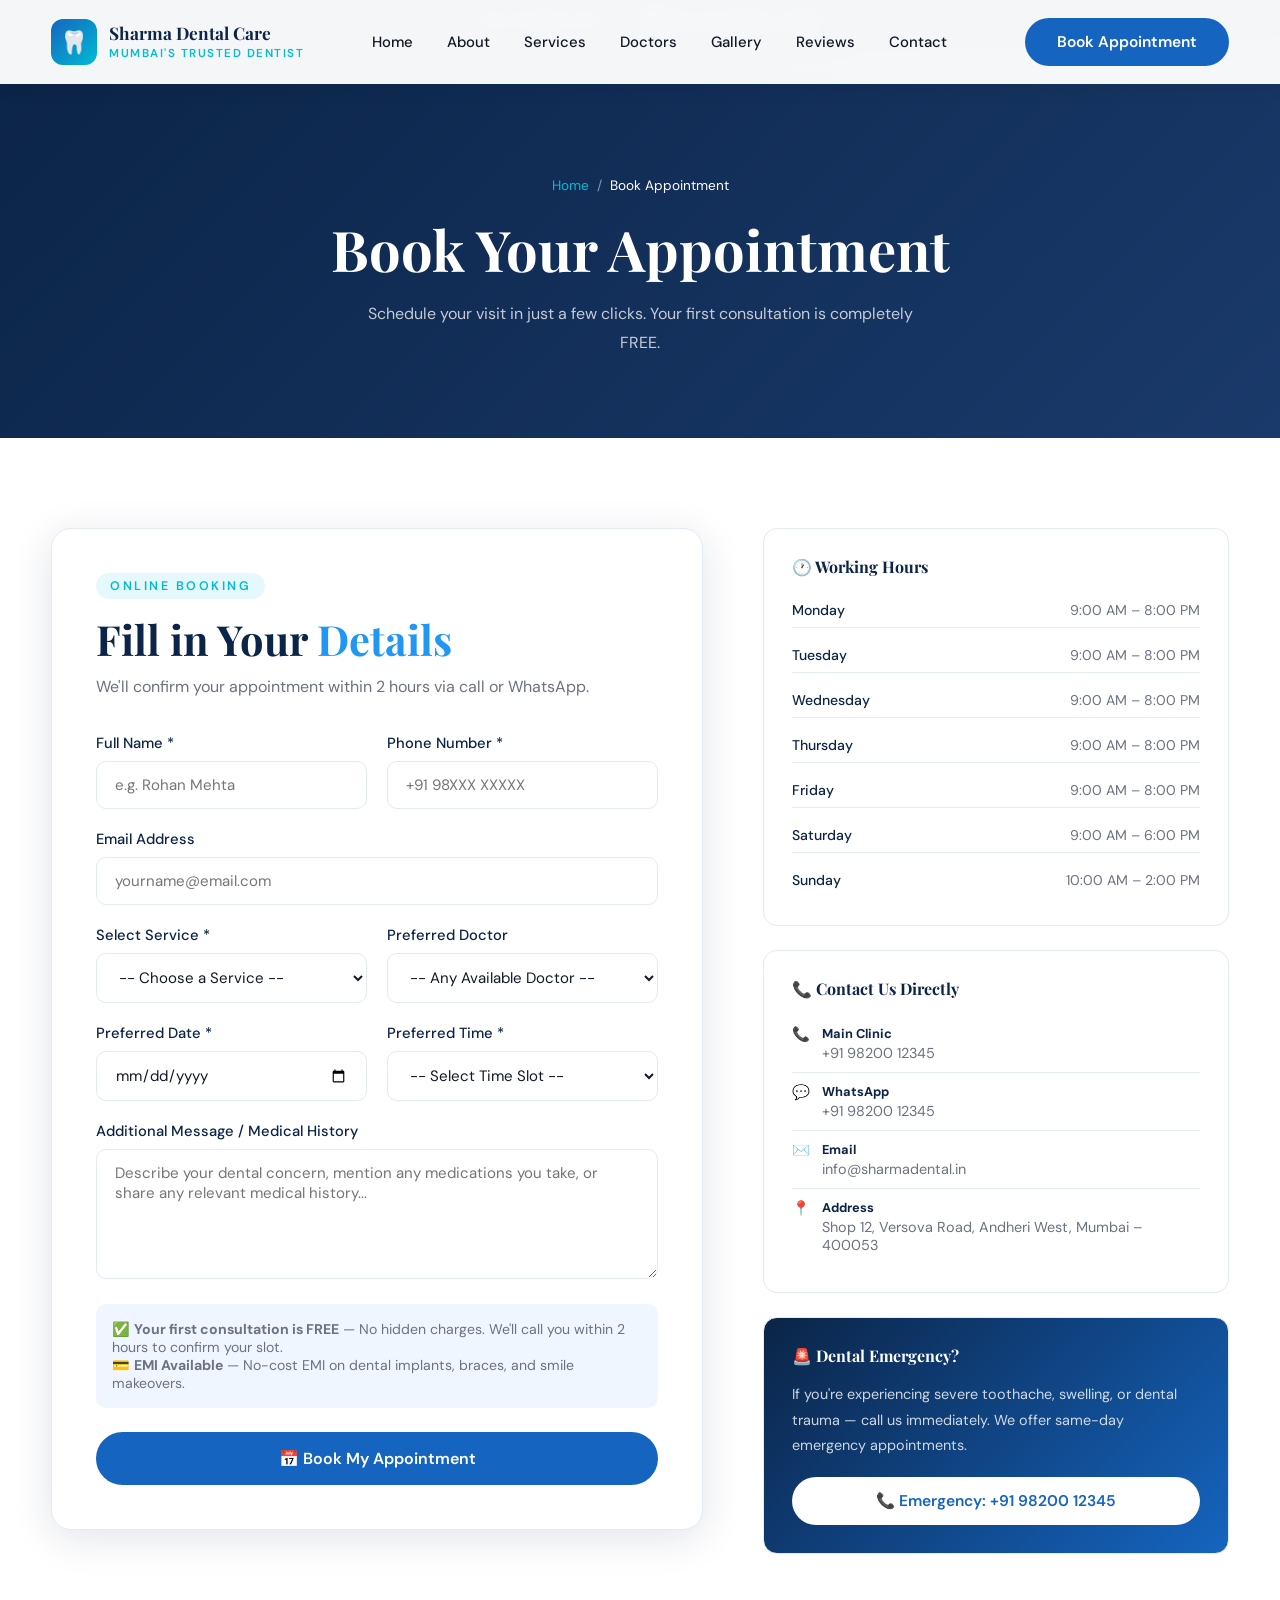
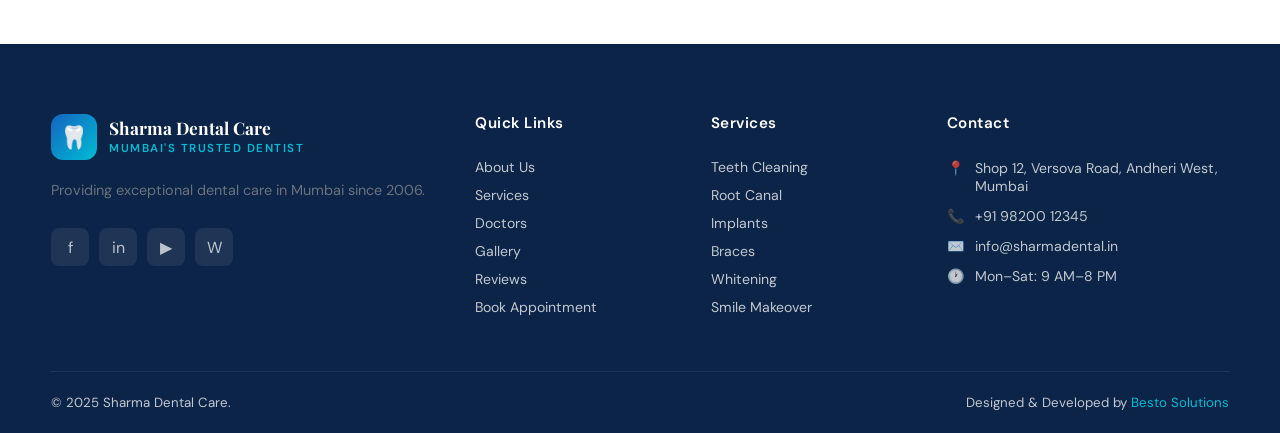
<file: appointment.html>
<!DOCTYPE html>
<html lang="en">
<head>
  <meta charset="UTF-8" /><meta name="viewport" content="width=device-width,initial-scale=1.0" />
  <title>Book Appointment | Sharma Dental Care Mumbai</title>
  <link rel="stylesheet" href="style.css" />
  <style>
    .appt-grid { display:grid; grid-template-columns:1.4fr 1fr; gap:60px; align-items:start; }
    .appt-form-card { background:#fff; border-radius:20px; border:1px solid var(--border); padding:44px; box-shadow:var(--shadow); }
    .appt-sidebar { display:flex; flex-direction:column; gap:24px; }
    .sidebar-card { background:#fff; border-radius:var(--radius); border:1px solid var(--border); padding:28px; }
    .sidebar-card h4 { color:var(--navy); margin-bottom:16px; font-size:1rem; }
    .hours-list { display:flex; flex-direction:column; gap:10px; }
    .hours-item { display:flex; justify-content:space-between; align-items:center; padding:8px 0; border-bottom:1px solid var(--border); font-size:.88rem; }
    .hours-item:last-child { border:none; }
    .hours-item .day { color:var(--navy); font-weight:500; }
    .hours-item .time { color:var(--gray); }
    .open-now { color:#4CAF50; font-weight:600; font-size:.75rem; }
    .contact-list li { display:flex; gap:12px; align-items:flex-start; padding:10px 0; border-bottom:1px solid var(--border); font-size:.9rem; color:var(--gray); }
    .contact-list li:last-child { border:none; }
    .contact-list li strong { color:var(--navy); display:block; font-size:.8rem; margin-bottom:2px; }
    @media(max-width:900px){ .appt-grid{ grid-template-columns:1fr; } }
  </style>
</head>
<body>
<div class="notice-bar">📞 Call <a href="tel:+919820012345">+91 98200 12345</a><span>|</span>🦷 First Consultation is FREE!</div>
<nav class="navbar">
  <div class="container nav-inner">
    <a href="index.html" class="nav-logo"><div class="logo-icon">🦷</div><div class="logo-text"><strong>Sharma Dental Care</strong><span>Mumbai's Trusted Dentist</span></div></a>
    <div class="nav-links"><a href="index.html">Home</a><a href="about.html">About</a><a href="services.html">Services</a><a href="doctors.html">Doctors</a><a href="gallery.html">Gallery</a><a href="testimonials.html">Reviews</a><a href="contact.html">Contact</a></div>
    <a href="appointment.html" class="btn btn-primary nav-cta">Book Appointment</a>
    <button class="hamburger" onclick="toggleMenu()"><span></span><span></span><span></span></button>
  </div>
</nav>
<div class="mobile-menu" id="mobileMenu"><a href="index.html">Home</a><a href="about.html">About</a><a href="services.html">Services</a><a href="doctors.html">Doctors</a><a href="gallery.html">Gallery</a><a href="testimonials.html">Reviews</a><a href="contact.html">Contact</a><a href="appointment.html" class="btn btn-primary" style="margin-top:12px;text-align:center;">Book Appointment</a></div>

<section class="page-hero">
  <div class="container">
    <div class="breadcrumb"><a href="index.html">Home</a><span>/</span><span style="color:#fff;">Book Appointment</span></div>
    <h1>Book Your Appointment</h1>
    <p>Schedule your visit in just a few clicks. Your first consultation is completely FREE.</p>
  </div>
</section>

<section class="section-pad">
  <div class="container appt-grid">
    <div class="appt-form-card">
      <span class="sec-label">Online Booking</span>
      <h2 class="sec-title" style="margin-bottom:8px;">Fill in Your <span>Details</span></h2>
      <p style="margin-bottom:32px;">We'll confirm your appointment within 2 hours via call or WhatsApp.</p>

      <form id="appointmentForm" onsubmit="submitForm(event)">
        <div class="form-row">
          <div class="form-group">
            <label>Full Name *</label>
            <input type="text" placeholder="e.g. Rohan Mehta" required />
          </div>
          <div class="form-group">
            <label>Phone Number *</label>
            <input type="tel" placeholder="+91 98XXX XXXXX" required />
          </div>
        </div>
        <div class="form-group">
          <label>Email Address</label>
          <input type="email" placeholder="yourname@email.com" />
        </div>
        <div class="form-row">
          <div class="form-group">
            <label>Select Service *</label>
            <select required>
              <option value="">-- Choose a Service --</option>
              <option>Teeth Cleaning (Scaling & Polishing)</option>
              <option>Root Canal Treatment</option>
              <option>Dental Implants</option>
              <option>Braces & Aligners (Invisalign)</option>
              <option>Teeth Whitening</option>
              <option>Smile Makeover</option>
              <option>Tooth Extraction</option>
              <option>Dental Crown or Bridge</option>
              <option>Gum Treatment</option>
              <option>Children's Dentistry</option>
              <option>General Checkup / Consultation</option>
            </select>
          </div>
          <div class="form-group">
            <label>Preferred Doctor</label>
            <select>
              <option value="">-- Any Available Doctor --</option>
              <option>Dr. Rahul Sharma (Oral Surgery)</option>
              <option>Dr. Priya Mehta (Orthodontics & Cosmetic)</option>
              <option>Dr. Amit Verma (Root Canal)</option>
              <option>Dr. Sneha Joshi (Gum Treatment)</option>
              <option>Dr. Vikram Nair (Crowns & Prosthodontics)</option>
              <option>Dr. Kavita Iyer (Children)</option>
            </select>
          </div>
        </div>
        <div class="form-row">
          <div class="form-group">
            <label>Preferred Date *</label>
            <input type="date" required min="" id="dateInput" />
          </div>
          <div class="form-group">
            <label>Preferred Time *</label>
            <select required>
              <option value="">-- Select Time Slot --</option>
              <option>9:00 AM – 10:00 AM</option>
              <option>10:00 AM – 11:00 AM</option>
              <option>11:00 AM – 12:00 PM</option>
              <option>12:00 PM – 1:00 PM</option>
              <option>2:00 PM – 3:00 PM</option>
              <option>3:00 PM – 4:00 PM</option>
              <option>4:00 PM – 5:00 PM</option>
              <option>5:00 PM – 6:00 PM</option>
              <option>6:00 PM – 7:00 PM</option>
              <option>7:00 PM – 8:00 PM</option>
            </select>
          </div>
        </div>
        <div class="form-group">
          <label>Additional Message / Medical History</label>
          <textarea placeholder="Describe your dental concern, mention any medications you take, or share any relevant medical history..."></textarea>
        </div>
        <div style="background:var(--light);border-radius:10px;padding:16px;margin-bottom:24px;font-size:.88rem;color:var(--gray);">
          ✅ <strong>Your first consultation is FREE</strong> — No hidden charges. We'll call you within 2 hours to confirm your slot.<br>
          💳 <strong>EMI Available</strong> — No-cost EMI on dental implants, braces, and smile makeovers.
        </div>
        <button type="submit" class="btn btn-primary" style="width:100%;justify-content:center;padding:16px;font-size:1rem;">
          📅 Book My Appointment
        </button>
      </form>
      <div class="success-msg" id="successMsg">
        <span style="font-size:1.5rem;">🎉</span>
        <div>
          <strong>Appointment Request Received!</strong><br>
          Thank you! Our team will call you within 2 hours to confirm your appointment. You'll also receive a WhatsApp confirmation.
        </div>
      </div>
    </div>

    <!-- SIDEBAR -->
    <div class="appt-sidebar">
      <div class="sidebar-card">
        <h4>🕐 Working Hours</h4>
        <div class="hours-list">
          <div class="hours-item"><span class="day">Monday</span><span class="time">9:00 AM – 8:00 PM</span></div>
          <div class="hours-item"><span class="day">Tuesday</span><span class="time">9:00 AM – 8:00 PM</span></div>
          <div class="hours-item"><span class="day">Wednesday</span><span class="time">9:00 AM – 8:00 PM</span></div>
          <div class="hours-item"><span class="day">Thursday</span><span class="time">9:00 AM – 8:00 PM</span></div>
          <div class="hours-item"><span class="day">Friday</span><span class="time">9:00 AM – 8:00 PM</span></div>
          <div class="hours-item"><span class="day">Saturday</span><span class="time">9:00 AM – 6:00 PM</span></div>
          <div class="hours-item"><span class="day">Sunday</span><span class="time">10:00 AM – 2:00 PM</span></div>
        </div>
      </div>
      <div class="sidebar-card">
        <h4>📞 Contact Us Directly</h4>
        <ul class="contact-list">
          <li><span>📞</span><div><strong>Main Clinic</strong>+91 98200 12345</div></li>
          <li><span>💬</span><div><strong>WhatsApp</strong>+91 98200 12345</div></li>
          <li><span>✉️</span><div><strong>Email</strong>info@sharmadental.in</div></li>
          <li><span>📍</span><div><strong>Address</strong>Shop 12, Versova Road, Andheri West, Mumbai – 400053</div></li>
        </ul>
      </div>
      <div class="sidebar-card" style="background:linear-gradient(135deg,var(--navy),var(--blue));color:#fff;">
        <h4 style="color:#fff;">🚨 Dental Emergency?</h4>
        <p style="color:rgba(255,255,255,.8);font-size:.9rem;margin-bottom:18px;">If you're experiencing severe toothache, swelling, or dental trauma — call us immediately. We offer same-day emergency appointments.</p>
        <a href="tel:+919820012345" class="btn btn-white" style="width:100%;justify-content:center;">📞 Emergency: +91 98200 12345</a>
      </div>
    </div>
  </div>
</section>

<footer>
  <div class="container">
    <div class="footer-grid">
      <div class="footer-brand"><div class="nav-logo"><div class="logo-icon">🦷</div><div class="logo-text"><strong style="color:#fff;">Sharma Dental Care</strong><span>Mumbai's Trusted Dentist</span></div></div><p>Providing exceptional dental care in Mumbai since 2006.</p><div class="footer-social"><a>f</a><a>in</a><a>▶</a><a>W</a></div></div>
      <div><h4>Quick Links</h4><div class="footer-links"><a href="about.html">About Us</a><a href="services.html">Services</a><a href="doctors.html">Doctors</a><a href="gallery.html">Gallery</a><a href="testimonials.html">Reviews</a><a href="appointment.html">Book Appointment</a></div></div>
      <div><h4>Services</h4><div class="footer-links"><a href="services.html">Teeth Cleaning</a><a href="services.html">Root Canal</a><a href="services.html">Implants</a><a href="services.html">Braces</a><a href="services.html">Whitening</a><a href="services.html">Smile Makeover</a></div></div>
      <div><h4>Contact</h4><ul class="footer-contact"><li><span>📍</span><span>Shop 12, Versova Road, Andheri West, Mumbai</span></li><li><span>📞</span><span>+91 98200 12345</span></li><li><span>✉️</span><span>info@sharmadental.in</span></li><li><span>🕐</span><span>Mon–Sat: 9 AM–8 PM</span></li></ul></div>
    </div>
  </div>
  <div class="container footer-bottom"><span>© 2025 Sharma Dental Care.</span><span>Designed & Developed by <a href="#">Besto Solutions</a></span></div>
</footer>

<script>
// Set minimum date to today
const d = new Date();
const y = d.getFullYear(), m = String(d.getMonth()+1).padStart(2,'0'), day = String(d.getDate()).padStart(2,'0');
document.getElementById('dateInput').min = `${y}-${m}-${day}`;

function submitForm(e){
  e.preventDefault();
  document.getElementById('appointmentForm').style.display = 'none';
  document.getElementById('successMsg').classList.add('show');
  window.scrollTo({top: document.getElementById('successMsg').offsetTop - 100, behavior:'smooth'});
}
function toggleMenu(){ document.getElementById('mobileMenu').classList.toggle('open'); }
</script>
</body>
</html>
</file>
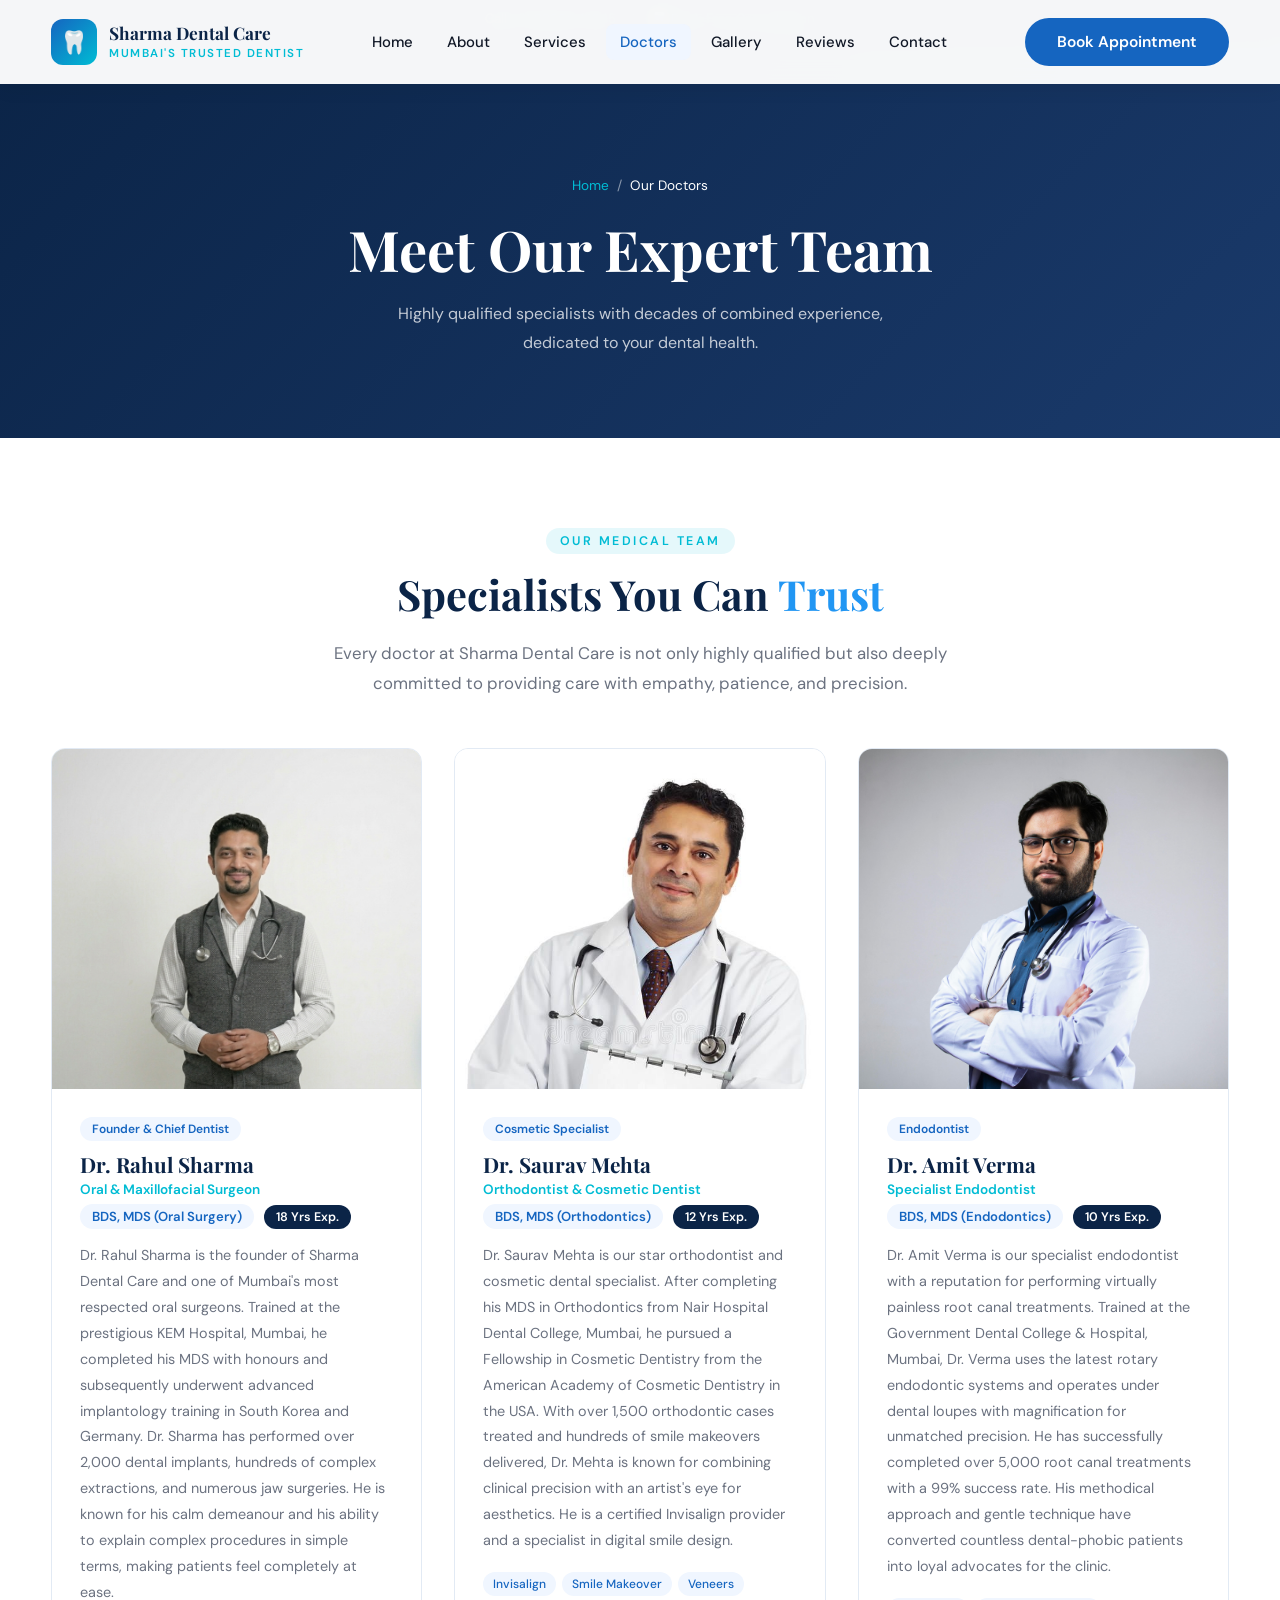
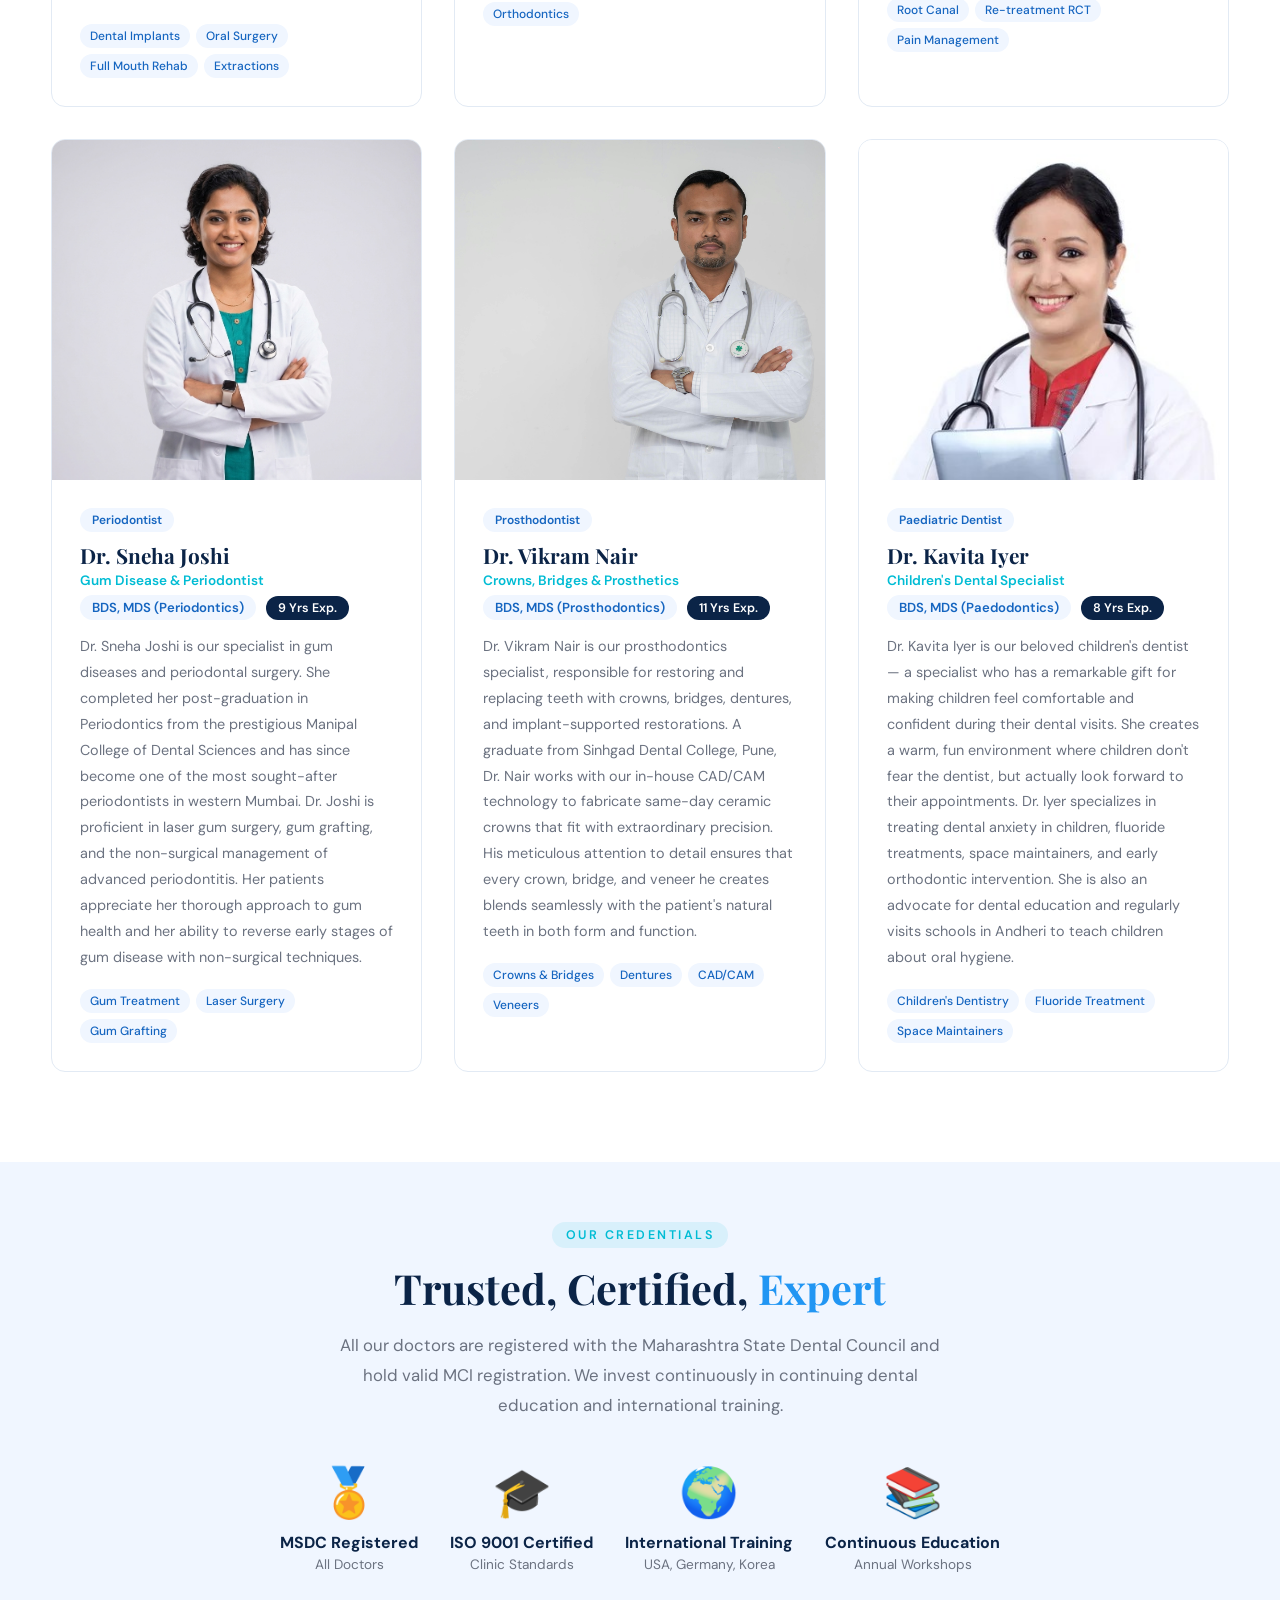
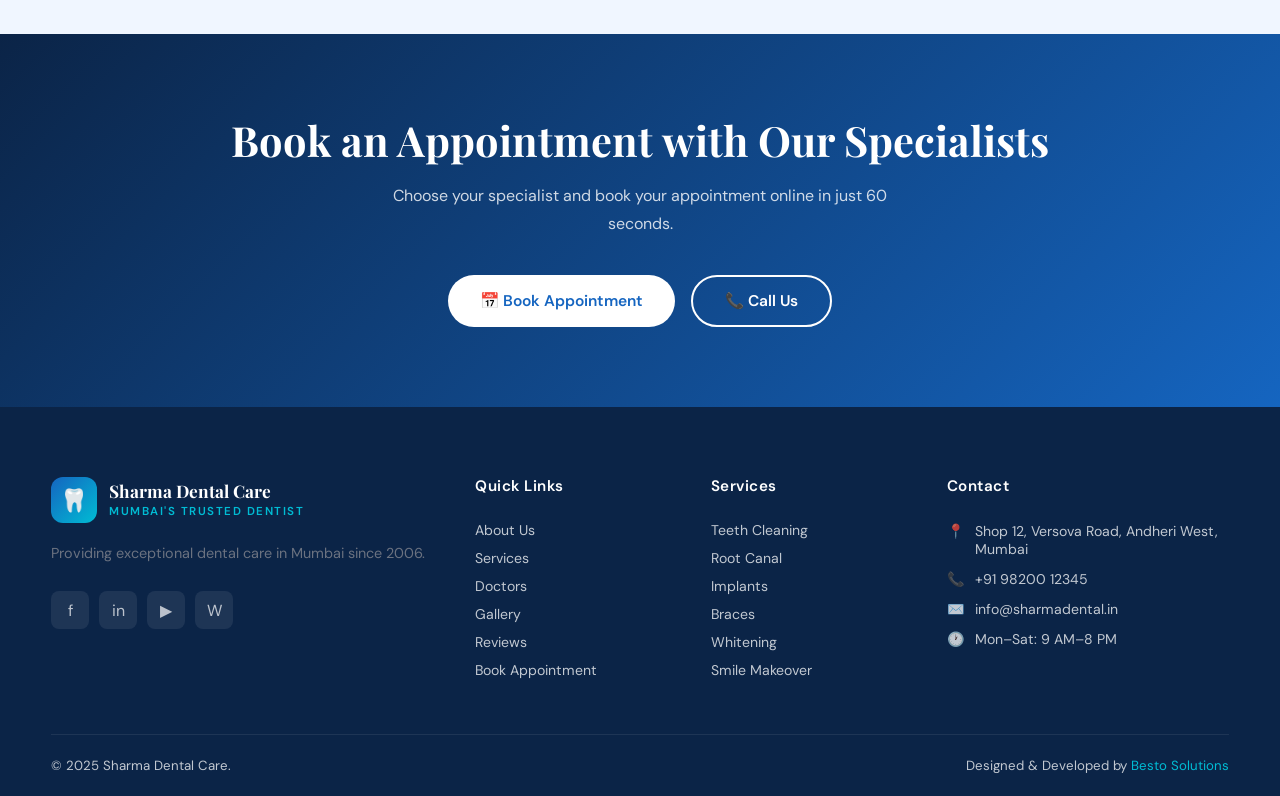
<file: doctors.html>
<!DOCTYPE html>
<html lang="en">
<head>
  <meta charset="UTF-8" /><meta name="viewport" content="width=device-width,initial-scale=1.0" />
  <title>Our Doctors | Sharma Dental Care Mumbai</title>
  <link rel="stylesheet" href="style.css" />
  <style>
    .doctors-full-grid { display:grid; grid-template-columns:repeat(3,1fr); gap:32px; }
    .doc-full-card { background:#fff; border-radius:var(--radius); border:1px solid var(--border); overflow:hidden; transition:var(--trans); }
    .doc-full-card:hover { box-shadow:var(--shadow); transform:translateY(-6px); }
    .doc-full-img { height:340px; overflow:hidden; }
    .doc-full-img img { width:100%; height:100%; object-fit:cover; object-position:top center; transition:transform .5s ease; }
    .doc-full-card:hover .doc-full-img img { transform:scale(1.05); }
    .doc-full-info { padding:28px; }
    .doc-full-info h3 { color:var(--navy); font-size:1.3rem; margin-bottom:4px; }
    .doc-full-info .spec { color:var(--accent); font-weight:600; font-size:.85rem; margin-bottom:6px; }
    .doc-full-info .qual { color:var(--blue); font-size:.82rem; font-weight:600; margin-bottom:14px; padding:4px 12px; background:var(--light); border-radius:50px; display:inline-block; }
    .doc-full-info .exp-badge { background:var(--navy); color:#fff; padding:4px 12px; border-radius:50px; font-size:.78rem; font-weight:600; display:inline-block; margin-left:6px; }
    .doc-full-info p { font-size:.9rem; margin-bottom:18px; }
    .doc-tags { display:flex; flex-wrap:wrap; gap:6px; }
    .doc-tags span { background:var(--light); color:var(--blue); padding:4px 10px; border-radius:50px; font-size:.75rem; font-weight:500; }
    @media(max-width:992px){ .doctors-full-grid{ grid-template-columns:1fr 1fr; } }
    @media(max-width:600px){ .doctors-full-grid{ grid-template-columns:1fr; } }
  </style>
</head>
<body>
<div class="notice-bar">📞 Call <a href="tel:+919820012345">+91 98200 12345</a><span>|</span>🦷 <a href="appointment.html">Book Free Consultation</a></div>
<nav class="navbar">
  <div class="container nav-inner">
    <a href="index.html" class="nav-logo"><div class="logo-icon">🦷</div><div class="logo-text"><strong>Sharma Dental Care</strong><span>Mumbai's Trusted Dentist</span></div></a>
    <div class="nav-links"><a href="index.html">Home</a><a href="about.html">About</a><a href="services.html">Services</a><a href="doctors.html" class="active">Doctors</a><a href="gallery.html">Gallery</a><a href="testimonials.html">Reviews</a><a href="contact.html">Contact</a></div>
    <a href="appointment.html" class="btn btn-primary nav-cta">Book Appointment</a>
    <button class="hamburger" onclick="toggleMenu()"><span></span><span></span><span></span></button>
  </div>
</nav>
<div class="mobile-menu" id="mobileMenu"><a href="index.html">Home</a><a href="about.html">About</a><a href="services.html">Services</a><a href="doctors.html">Doctors</a><a href="gallery.html">Gallery</a><a href="testimonials.html">Reviews</a><a href="contact.html">Contact</a><a href="appointment.html" class="btn btn-primary" style="margin-top:12px;text-align:center;">Book Appointment</a></div>

<section class="page-hero">
  <div class="container">
    <div class="breadcrumb"><a href="index.html">Home</a><span>/</span><span style="color:#fff;">Our Doctors</span></div>
    <h1>Meet Our Expert Team</h1>
    <p>Highly qualified specialists with decades of combined experience, dedicated to your dental health.</p>
  </div>
</section>

<section class="section-pad">
  <div class="container">
    <div class="text-center" style="margin-bottom:50px;">
      <span class="sec-label">Our Medical Team</span>
      <h2 class="sec-title">Specialists You Can <span>Trust</span></h2>
      <p class="sec-sub">Every doctor at Sharma Dental Care is not only highly qualified but also deeply committed to providing care with empathy, patience, and precision.</p>
    </div>
    <div class="doctors-full-grid">

      <!-- DR. RAHUL SHARMA -->
      <div class="doc-full-card">
        <div class="doc-full-img"><img src="pexels-oys-photography-838143052-19438561.jpg" alt="Dr. Rahul Sharma" /></div>
        <div class="doc-full-info">
          <span class="doc-badge">Founder & Chief Dentist</span>
          <h3>Dr. Rahul Sharma</h3>
          <div class="spec">Oral & Maxillofacial Surgeon</div>
          <div>
            <span class="qual">BDS, MDS (Oral Surgery)</span>
            <span class="exp-badge">18 Yrs Exp.</span>
          </div>
          <p>Dr. Rahul Sharma is the founder of Sharma Dental Care and one of Mumbai's most respected oral surgeons. Trained at the prestigious KEM Hospital, Mumbai, he completed his MDS with honours and subsequently underwent advanced implantology training in South Korea and Germany. Dr. Sharma has performed over 2,000 dental implants, hundreds of complex extractions, and numerous jaw surgeries. He is known for his calm demeanour and his ability to explain complex procedures in simple terms, making patients feel completely at ease.</p>
          <div class="doc-tags">
            <span>Dental Implants</span><span>Oral Surgery</span><span>Full Mouth Rehab</span><span>Extractions</span>
          </div>
        </div>
      </div>

      <!-- DR. SAURAV MEHTA -->
      <div class="doc-full-card">
        <div class="doc-full-img"><img src="Indian_doctor_stock_photo__Image_of_happy__portrait__clipboard_-_22132672.jpeg" alt="Dr. Saurav Mehta" /></div>
        <div class="doc-full-info">
          <span class="doc-badge">Cosmetic Specialist</span>
          <h3>Dr. Saurav Mehta</h3>
          <div class="spec">Orthodontist & Cosmetic Dentist</div>
          <div>
            <span class="qual">BDS, MDS (Orthodontics)</span>
            <span class="exp-badge">12 Yrs Exp.</span>
          </div>
          <p>Dr. Saurav Mehta is our star orthodontist and cosmetic dental specialist. After completing his MDS in Orthodontics from Nair Hospital Dental College, Mumbai, he pursued a Fellowship in Cosmetic Dentistry from the American Academy of Cosmetic Dentistry in the USA. With over 1,500 orthodontic cases treated and hundreds of smile makeovers delivered, Dr. Mehta is known for combining clinical precision with an artist's eye for aesthetics. He is a certified Invisalign provider and a specialist in digital smile design.</p>
          <div class="doc-tags">
            <span>Invisalign</span><span>Smile Makeover</span><span>Veneers</span><span>Orthodontics</span>
          </div>
        </div>
      </div>

      <!-- DR. AMIT VERMA -->
      <div class="doc-full-card">
        <div class="doc-full-img"><img src="pexels-usman-yousaf-708951-6762862.jpg" alt="Dr. Amit Verma" /></div>
        <div class="doc-full-info">
          <span class="doc-badge">Endodontist</span>
          <h3>Dr. Amit Verma</h3>
          <div class="spec">Specialist Endodontist</div>
          <div>
            <span class="qual">BDS, MDS (Endodontics)</span>
            <span class="exp-badge">10 Yrs Exp.</span>
          </div>
          <p>Dr. Amit Verma is our specialist endodontist with a reputation for performing virtually painless root canal treatments. Trained at the Government Dental College & Hospital, Mumbai, Dr. Verma uses the latest rotary endodontic systems and operates under dental loupes with magnification for unmatched precision. He has successfully completed over 5,000 root canal treatments with a 99% success rate. His methodical approach and gentle technique have converted countless dental-phobic patients into loyal advocates for the clinic.</p>
          <div class="doc-tags">
            <span>Root Canal</span><span>Re-treatment RCT</span><span>Pain Management</span>
          </div>
        </div>
      </div>

      <!-- DR. SNEHA JOSHI -->
      <div class="doc-full-card">
        <div class="doc-full-img"><img src="pexels-oys-photography-838143052-19438559.jpg" alt="Dr. Sneha Joshi" /></div>
        <div class="doc-full-info">
          <span class="doc-badge">Periodontist</span>
          <h3>Dr. Sneha Joshi</h3>
          <div class="spec">Gum Disease & Periodontist</div>
          <div>
            <span class="qual">BDS, MDS (Periodontics)</span>
            <span class="exp-badge">9 Yrs Exp.</span>
          </div>
          <p>Dr. Sneha Joshi is our specialist in gum diseases and periodontal surgery. She completed her post-graduation in Periodontics from the prestigious Manipal College of Dental Sciences and has since become one of the most sought-after periodontists in western Mumbai. Dr. Joshi is proficient in laser gum surgery, gum grafting, and the non-surgical management of advanced periodontitis. Her patients appreciate her thorough approach to gum health and her ability to reverse early stages of gum disease with non-surgical techniques.</p>
          <div class="doc-tags">
            <span>Gum Treatment</span><span>Laser Surgery</span><span>Gum Grafting</span>
          </div>
        </div>
      </div>

      <!-- DR. VIKRAM NAIR -->
      <div class="doc-full-card">
        <div class="doc-full-img"><img src="pexels-oys-photography-838143052-19438563.jpg" alt="Dr. Vikram Nair" /></div>
        <div class="doc-full-info">
          <span class="doc-badge">Prosthodontist</span>
          <h3>Dr. Vikram Nair</h3>
          <div class="spec">Crowns, Bridges & Prosthetics</div>
          <div>
            <span class="qual">BDS, MDS (Prosthodontics)</span>
            <span class="exp-badge">11 Yrs Exp.</span>
          </div>
          <p>Dr. Vikram Nair is our prosthodontics specialist, responsible for restoring and replacing teeth with crowns, bridges, dentures, and implant-supported restorations. A graduate from Sinhgad Dental College, Pune, Dr. Nair works with our in-house CAD/CAM technology to fabricate same-day ceramic crowns that fit with extraordinary precision. His meticulous attention to detail ensures that every crown, bridge, and veneer he creates blends seamlessly with the patient's natural teeth in both form and function.</p>
          <div class="doc-tags">
            <span>Crowns & Bridges</span><span>Dentures</span><span>CAD/CAM</span><span>Veneers</span>
          </div>
        </div>
      </div>

      <!-- DR. KAVITA IYER -->
      <div class="doc-full-card">
        <div class="doc-full-img"><img src="portrait-mature-therapist-sitting-table-looking-camera.jpg" alt="Dr. Kavita Iyer" /></div>
        <div class="doc-full-info">
          <span class="doc-badge">Paediatric Dentist</span>
          <h3>Dr. Kavita Iyer</h3>
          <div class="spec">Children's Dental Specialist</div>
          <div>
            <span class="qual">BDS, MDS (Paedodontics)</span>
            <span class="exp-badge">8 Yrs Exp.</span>
          </div>
          <p>Dr. Kavita Iyer is our beloved children's dentist — a specialist who has a remarkable gift for making children feel comfortable and confident during their dental visits. She creates a warm, fun environment where children don't fear the dentist, but actually look forward to their appointments. Dr. Iyer specializes in treating dental anxiety in children, fluoride treatments, space maintainers, and early orthodontic intervention. She is also an advocate for dental education and regularly visits schools in Andheri to teach children about oral hygiene.</p>
          <div class="doc-tags">
            <span>Children's Dentistry</span><span>Fluoride Treatment</span><span>Space Maintainers</span>
          </div>
        </div>
      </div>

    </div>
  </div>
</section>

<section class="section-sm" style="background:var(--light);">
  <div class="container text-center">
    <span class="sec-label">Our Credentials</span>
    <h2 class="sec-title" style="margin-bottom:16px;">Trusted, Certified, <span>Expert</span></h2>
    <p class="sec-sub">All our doctors are registered with the Maharashtra State Dental Council and hold valid MCI registration. We invest continuously in continuing dental education and international training.</p>
    <div style="display:flex;justify-content:center;gap:32px;flex-wrap:wrap;margin-top:40px;">
      <div style="text-align:center;"><div style="font-size:3rem;margin-bottom:8px;">🏅</div><strong style="color:var(--navy);display:block;">MSDC Registered</strong><span style="color:var(--gray);font-size:.85rem;">All Doctors</span></div>
      <div style="text-align:center;"><div style="font-size:3rem;margin-bottom:8px;">🎓</div><strong style="color:var(--navy);display:block;">ISO 9001 Certified</strong><span style="color:var(--gray);font-size:.85rem;">Clinic Standards</span></div>
      <div style="text-align:center;"><div style="font-size:3rem;margin-bottom:8px;">🌍</div><strong style="color:var(--navy);display:block;">International Training</strong><span style="color:var(--gray);font-size:.85rem;">USA, Germany, Korea</span></div>
      <div style="text-align:center;"><div style="font-size:3rem;margin-bottom:8px;">📚</div><strong style="color:var(--navy);display:block;">Continuous Education</strong><span style="color:var(--gray);font-size:.85rem;">Annual Workshops</span></div>
    </div>
  </div>
</section>

<section class="cta-banner">
  <div class="container">
    <h2>Book an Appointment with Our Specialists</h2>
    <p>Choose your specialist and book your appointment online in just 60 seconds.</p>
    <div class="cta-btns"><a href="appointment.html" class="btn btn-white">📅 Book Appointment</a><a href="contact.html" class="btn btn-outline">📞 Call Us</a></div>
  </div>
</section>

<footer>
  <div class="container">
    <div class="footer-grid">
      <div class="footer-brand"><div class="nav-logo"><div class="logo-icon">🦷</div><div class="logo-text"><strong style="color:#fff;">Sharma Dental Care</strong><span>Mumbai's Trusted Dentist</span></div></div><p>Providing exceptional dental care in Mumbai since 2006.</p><div class="footer-social"><a>f</a><a>in</a><a>▶</a><a>W</a></div></div>
      <div><h4>Quick Links</h4><div class="footer-links"><a href="about.html">About Us</a><a href="services.html">Services</a><a href="doctors.html">Doctors</a><a href="gallery.html">Gallery</a><a href="testimonials.html">Reviews</a><a href="appointment.html">Book Appointment</a></div></div>
      <div><h4>Services</h4><div class="footer-links"><a href="services.html">Teeth Cleaning</a><a href="services.html">Root Canal</a><a href="services.html">Implants</a><a href="services.html">Braces</a><a href="services.html">Whitening</a><a href="services.html">Smile Makeover</a></div></div>
      <div><h4>Contact</h4><ul class="footer-contact"><li><span>📍</span><span>Shop 12, Versova Road, Andheri West, Mumbai</span></li><li><span>📞</span><span>+91 98200 12345</span></li><li><span>✉️</span><span>info@sharmadental.in</span></li><li><span>🕐</span><span>Mon–Sat: 9 AM–8 PM</span></li></ul></div>
    </div>
  </div>
  <div class="container footer-bottom"><span>© 2025 Sharma Dental Care.</span><span>Designed & Developed by <a href="#">Besto Solutions</a></span></div>
</footer>
<script>function toggleMenu(){document.getElementById('mobileMenu').classList.toggle('open');}</script>
</body>
</html>
</file>
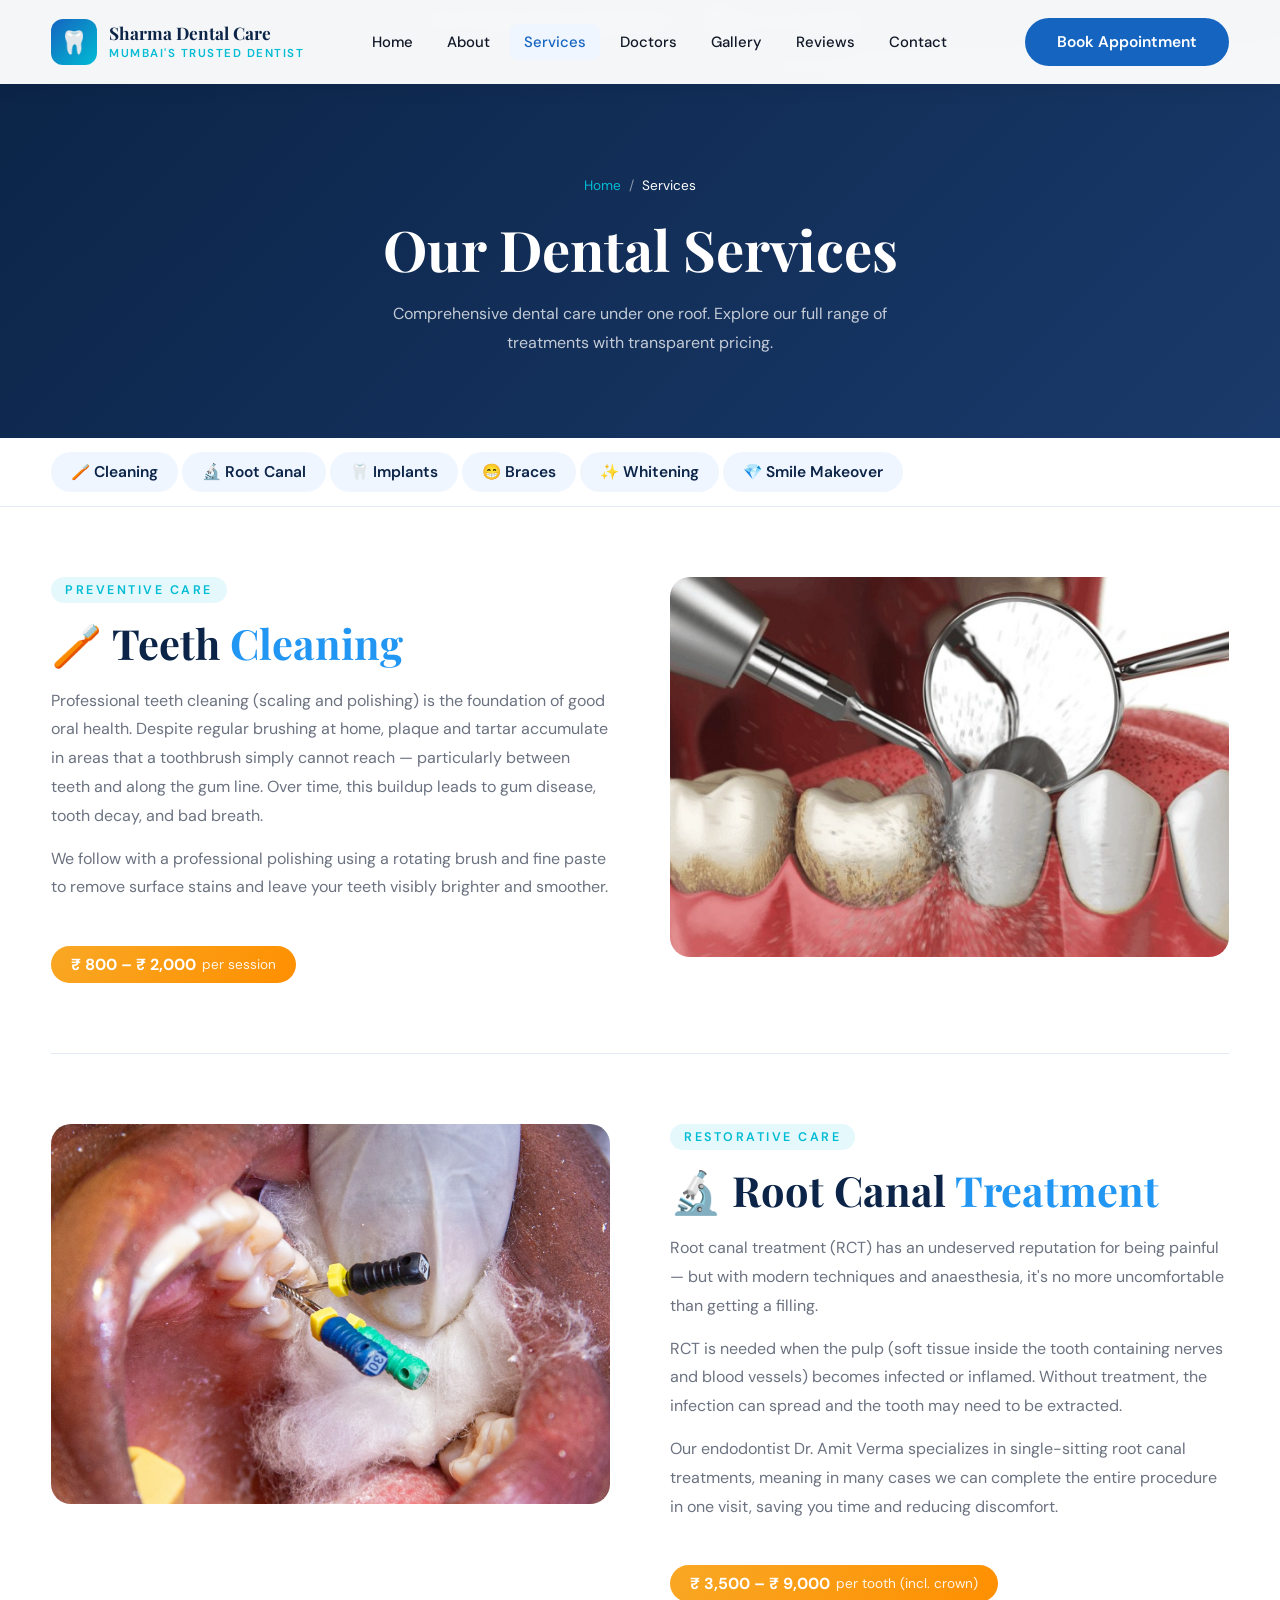
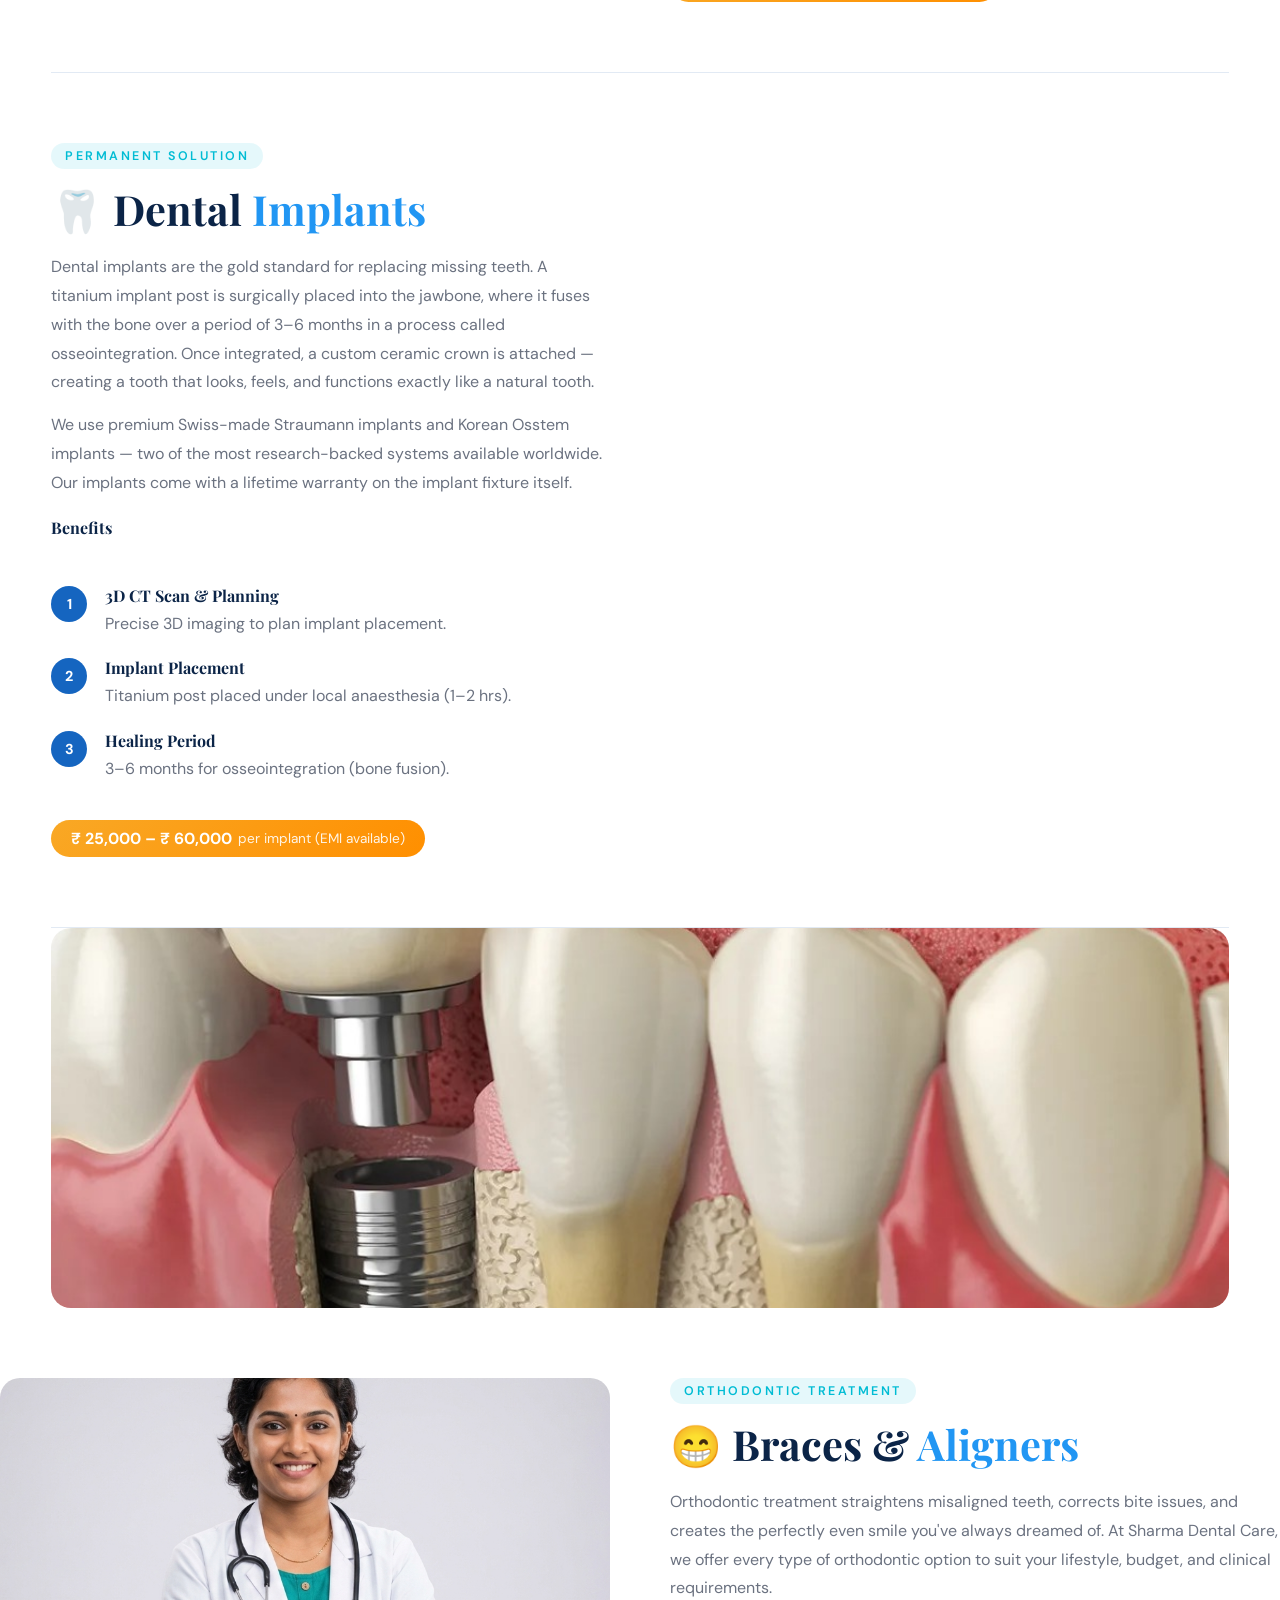
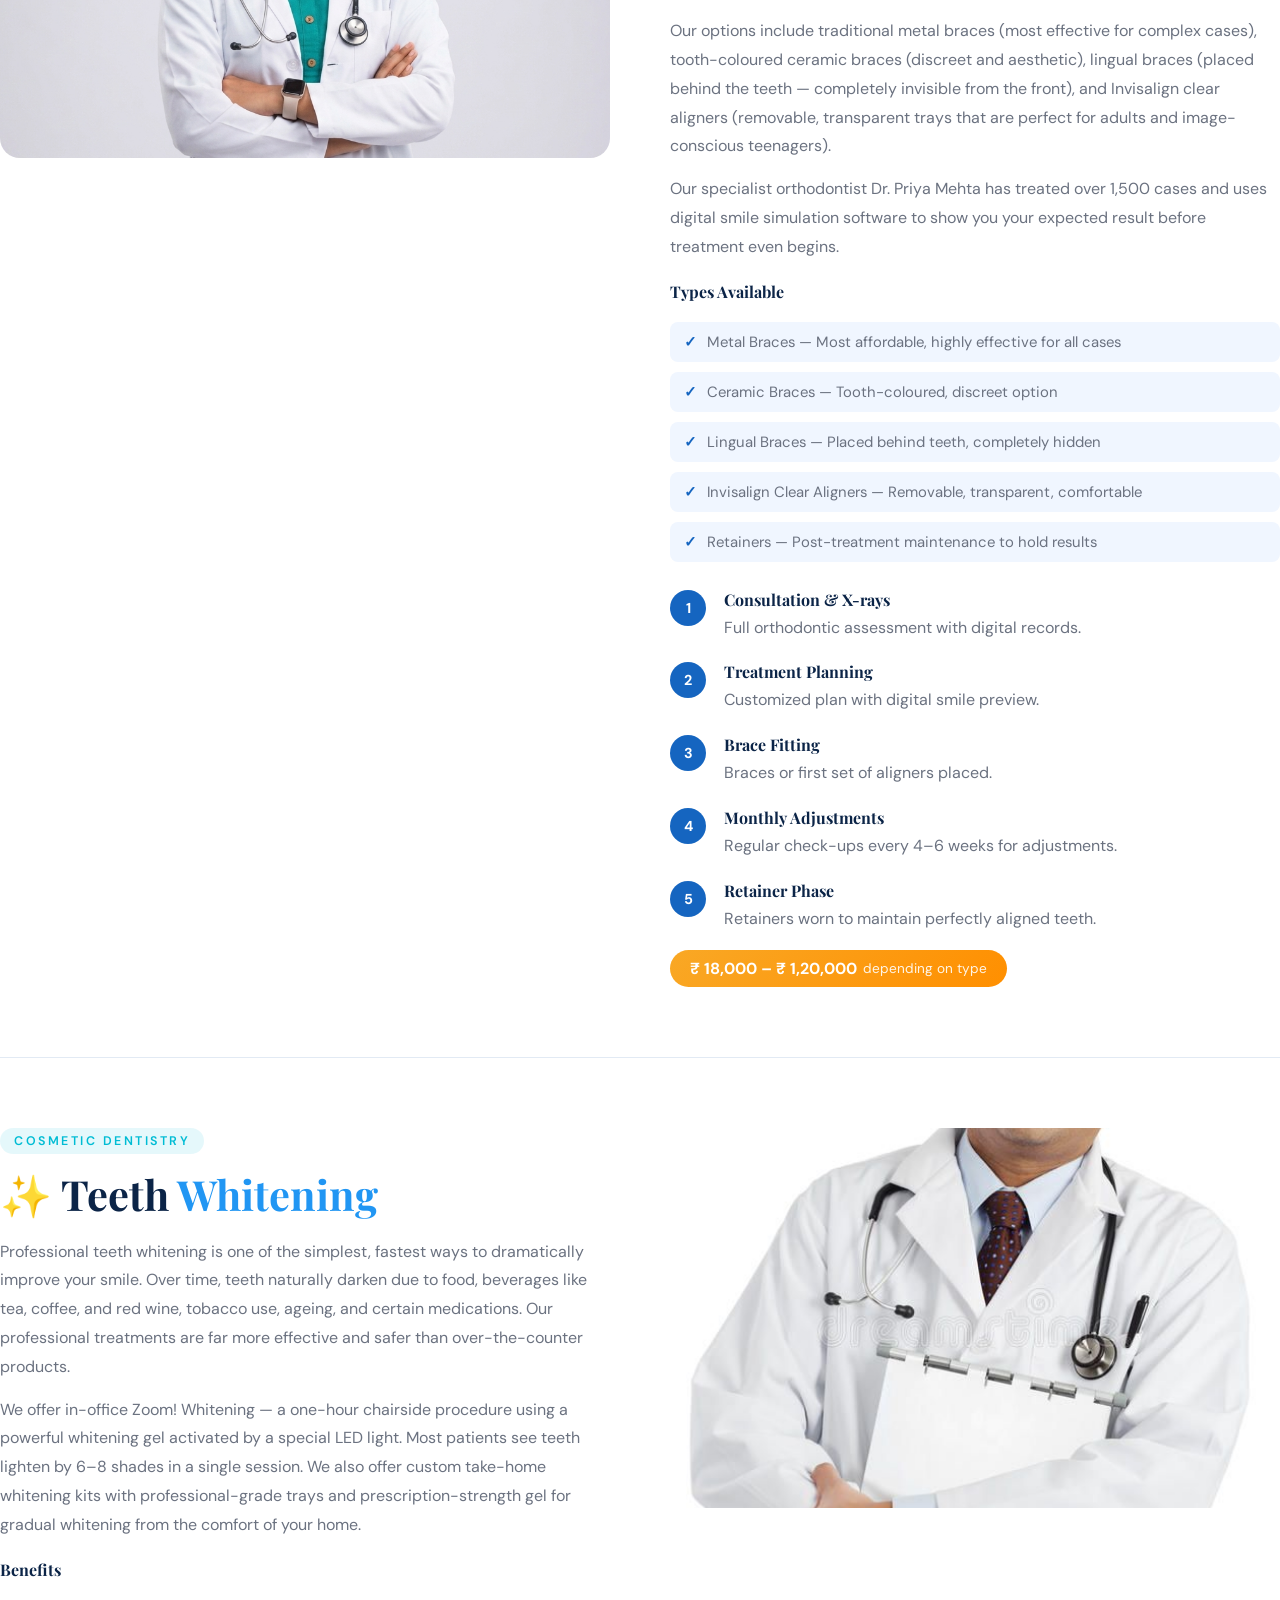
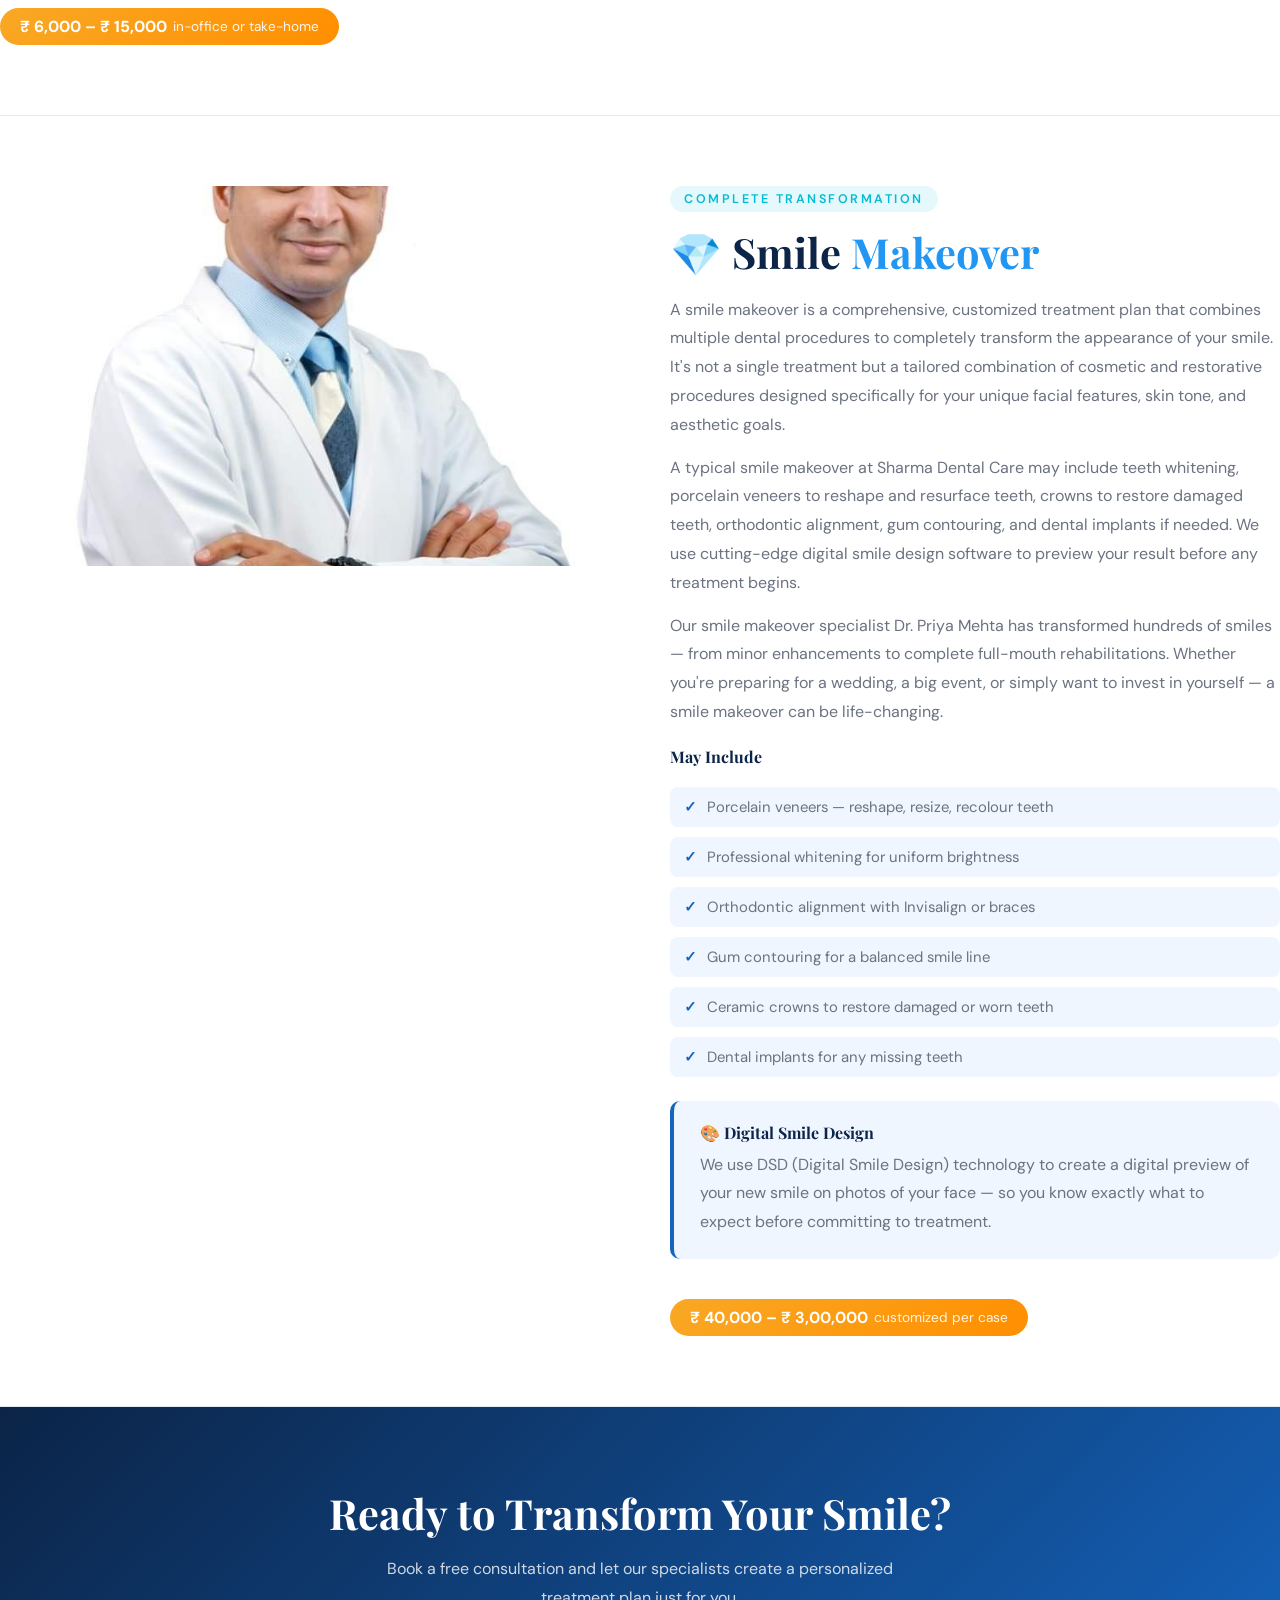
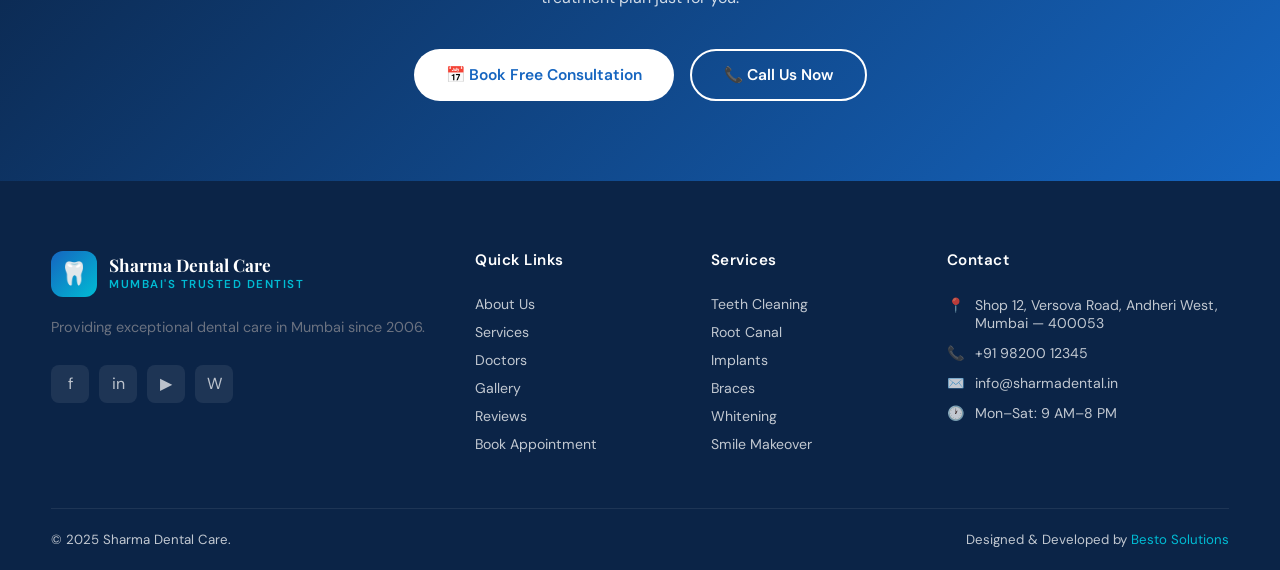
<file: services.html>
<!DOCTYPE html>
<html lang="en">
<head>
  <meta charset="UTF-8" /><meta name="viewport" content="width=device-width,initial-scale=1.0" />
  <title>Services & Pricing | Sharma Dental Care Mumbai</title>
  <link rel="stylesheet" href="style.css" />
  <style>
    .svc-detail { padding: 70px 0; border-bottom: 1px solid var(--border); }
    .svc-detail:last-child { border-bottom: none; }
    .svc-detail-grid { display:grid; grid-template-columns:1fr 1fr; gap:60px; align-items:start; }
    .svc-detail-grid.reverse { direction:rtl; }
    .svc-detail-grid.reverse > * { direction:ltr; }
    .svc-detail-img { border-radius:20px; overflow:hidden; height:380px; }
    .svc-detail-img img { width:100%; height:100%; object-fit:cover; }
    .benefits-list { display:flex; flex-direction:column; gap:10px; margin:20px 0; }
    .benefits-list li { display:flex; gap:10px; align-items:flex-start; font-size:.93rem; color:var(--gray); padding:10px 14px; background:var(--light); border-radius:8px; }
    .benefits-list li::before { content:'✓'; color:var(--blue); font-weight:700; flex-shrink:0; }
    @media(max-width:768px){ .svc-detail-grid,.svc-detail-grid.reverse{ grid-template-columns:1fr; direction:ltr; } }
  </style>
</head>
<body>
<div class="notice-bar">📞 Call <a href="tel:+919820012345">+91 98200 12345</a> for Appointments<span>|</span>🦷 <a href="appointment.html">Book Free Consultation</a></div>
<nav class="navbar">
  <div class="container nav-inner">
    <a href="index.html" class="nav-logo"><div class="logo-icon">🦷</div><div class="logo-text"><strong>Sharma Dental Care</strong><span>Mumbai's Trusted Dentist</span></div></a>
    <div class="nav-links"><a href="index.html">Home</a><a href="about.html">About</a><a href="services.html" class="active">Services</a><a href="doctors.html">Doctors</a><a href="gallery.html">Gallery</a><a href="testimonials.html">Reviews</a><a href="contact.html">Contact</a></div>
    <a href="appointment.html" class="btn btn-primary nav-cta">Book Appointment</a>
    <button class="hamburger" onclick="toggleMenu()"><span></span><span></span><span></span></button>
  </div>
</nav>
<div class="mobile-menu" id="mobileMenu"><a href="index.html">Home</a><a href="about.html">About</a><a href="services.html">Services</a><a href="doctors.html">Doctors</a><a href="gallery.html">Gallery</a><a href="testimonials.html">Reviews</a><a href="contact.html">Contact</a><a href="appointment.html" class="btn btn-primary" style="margin-top:12px;text-align:center;">Book Appointment</a></div>

<section class="page-hero">
  <div class="container">
    <div class="breadcrumb"><a href="index.html">Home</a><span>/</span><span style="color:#fff;">Services</span></div>
    <h1>Our Dental Services</h1>
    <p>Comprehensive dental care under one roof. Explore our full range of treatments with transparent pricing.</p>
  </div>
</section>

<!-- SERVICE TABS NAV -->
<div style="background:#fff;border-bottom:1px solid var(--border);position:sticky;top:80px;z-index:100;">
  <div class="container" style="display:flex;gap:4px;overflow-x:auto;padding:14px 0;">
    <a href="#cleaning" class="btn" style="white-space:nowrap;background:var(--light);color:var(--navy);padding:10px 20px;">🪥 Cleaning</a>
    <a href="#rct" class="btn" style="white-space:nowrap;background:var(--light);color:var(--navy);padding:10px 20px;">🔬 Root Canal</a>
    <a href="#implants" class="btn" style="white-space:nowrap;background:var(--light);color:var(--navy);padding:10px 20px;">🦷 Implants</a>
    <a href="#braces" class="btn" style="white-space:nowrap;background:var(--light);color:var(--navy);padding:10px 20px;">😁 Braces</a>
    <a href="#whitening" class="btn" style="white-space:nowrap;background:var(--light);color:var(--navy);padding:10px 20px;">✨ Whitening</a>
    <a href="#makeover" class="btn" style="white-space:nowrap;background:var(--light);color:var(--navy);padding:10px 20px;">💎 Smile Makeover</a>
  </div>
</div>

<div class="container">

  <!-- TEETH CLEANING -->
  <div class="svc-detail" id="cleaning">
    <div class="svc-detail-grid">
      <div>
        <span class="sec-label">Preventive Care</span>
        <h2 class="sec-title">🪥 Teeth <span>Cleaning</span></h2>
        <p>Professional teeth cleaning (scaling and polishing) is the foundation of good oral health. Despite regular brushing at home, plaque and tartar accumulate in areas that a toothbrush simply cannot reach — particularly between teeth and along the gum line. Over time, this buildup leads to gum disease, tooth decay, and bad breath.</p>
        <p style="margin-top:14px;">We follow with a professional polishing using a rotating brush and fine paste to remove surface stains and leave your teeth visibly brighter and smoother.</p>
        <h4 style="margin:20px 0 12px;color:var(--navy);"></h4>
       
        </ul>
        <h4 style="margin:20px 0 12px;color:var(--navy);"></h4>
        <div class="steps">
         
        
        </div>
        <div class="price-tag">₹ 800 – ₹ 2,000 <span style="font-weight:400;font-size:.85rem;opacity:.9;">per session</span></div>
      </div>
      <div class="svc-detail-img"><img src="teeth-cleaning-side-effects-768x428.png" alt="Teeth Cleaning" /></div>
    </div>
  </div>

  <!-- ROOT CANAL -->
  <div class="svc-detail" id="rct">
    <div class="svc-detail-grid reverse">
      <div>
        <span class="sec-label">Restorative Care</span>
        <h2 class="sec-title">🔬 Root Canal <span>Treatment</span></h2>
        <p>Root canal treatment (RCT) has an undeserved reputation for being painful — but with modern techniques and anaesthesia, it's no more uncomfortable than getting a filling.</p>
        <p style="margin-top:14px;">RCT is needed when the pulp (soft tissue inside the tooth containing nerves and blood vessels) becomes infected or inflamed. Without treatment, the infection can spread and the tooth may need to be extracted.</p>
        <p style="margin-top:14px;">Our endodontist Dr. Amit Verma specializes in single-sitting root canal treatments, meaning in many cases we can complete the entire procedure in one visit, saving you time and reducing discomfort.</p>
        <h4 style="margin:20px 0 12px;color:var(--navy);"></h4>
       
        </ul>
        <div class="steps">
  
        </div>
        <div class="price-tag">₹ 3,500 – ₹ 9,000 <span style="font-weight:400;font-size:.85rem;opacity:.9;">per tooth (incl. crown)</span></div>
      </div>
      <div class="svc-detail-img"><img src="root-canal-treatment.png" alt="Root Canal Treatment" /></div>
    </div>
  </div>

  <!-- DENTAL IMPLANTS -->
  <div class="svc-detail" id="implants">
    <div class="svc-detail-grid">
      <div>
        <span class="sec-label">Permanent Solution</span>
        <h2 class="sec-title">🦷 Dental <span>Implants</span></h2>
        <p>Dental implants are the gold standard for replacing missing teeth. A titanium implant post is surgically placed into the jawbone, where it fuses with the bone over a period of 3–6 months in a process called osseointegration. Once integrated, a custom ceramic crown is attached — creating a tooth that looks, feels, and functions exactly like a natural tooth.</p>
        <p style="margin-top:14px;"></p>
        <p style="margin-top:14px;">We use premium Swiss-made Straumann implants and Korean Osstem implants — two of the most research-backed systems available worldwide. Our implants come with a lifetime warranty on the implant fixture itself.</p>
        <h4 style="margin:20px 0 12px;color:var(--navy);">Benefits</h4>
        <ul class="benefits-list">
        </ul>
        <div class="steps">
          <div class="step"><div class="step-num">1</div><div><h4>3D CT Scan & Planning</h4><p>Precise 3D imaging to plan implant placement.</p></div></div>
          <div class="step"><div class="step-num">2</div><div><h4>Implant Placement</h4><p>Titanium post placed under local anaesthesia (1–2 hrs).</p></div></div>
          <div class="step"><div class="step-num">3</div><div><h4>Healing Period</h4><p>3–6 months for osseointegration (bone fusion).</p></div></div>
          </p></div></div>
        </div>
        <div class="price-tag">₹ 25,000 – ₹ 60,000 <span style="font-weight:400;font-size:.85rem;opacity:.9;">per implant (EMI available)</span></div>
      </div>
      <div class="svc-detail-img"><img src="6567a633a838de83bb3575f3_AdobeStock_183186695.jpeg.png" alt="Dental Implants" /></div>
    </div>
  </div>

  <!-- BRACES -->
  <div class="svc-detail" id="braces">
    <div class="svc-detail-grid reverse">
      <div>
        <span class="sec-label">Orthodontic Treatment</span>
        <h2 class="sec-title">😁 Braces & <span>Aligners</span></h2>
        <p>Orthodontic treatment straightens misaligned teeth, corrects bite issues, and creates the perfectly even smile you've always dreamed of. At Sharma Dental Care, we offer every type of orthodontic option to suit your lifestyle, budget, and clinical requirements.</p>
        <p style="margin-top:14px;">Our options include traditional metal braces (most effective for complex cases), tooth-coloured ceramic braces (discreet and aesthetic), lingual braces (placed behind the teeth — completely invisible from the front), and Invisalign clear aligners (removable, transparent trays that are perfect for adults and image-conscious teenagers).</p>
        <p style="margin-top:14px;">Our specialist orthodontist Dr. Priya Mehta has treated over 1,500 cases and uses digital smile simulation software to show you your expected result before treatment even begins.</p>
        <h4 style="margin:20px 0 12px;color:var(--navy);">Types Available</h4>
        <ul class="benefits-list">
          <li>Metal Braces — Most affordable, highly effective for all cases</li>
          <li>Ceramic Braces — Tooth-coloured, discreet option</li>
          <li>Lingual Braces — Placed behind teeth, completely hidden</li>
          <li>Invisalign Clear Aligners — Removable, transparent, comfortable</li>
          <li>Retainers — Post-treatment maintenance to hold results</li>
        </ul>
        <div class="steps">
          <div class="step"><div class="step-num">1</div><div><h4>Consultation & X-rays</h4><p>Full orthodontic assessment with digital records.</p></div></div>
          <div class="step"><div class="step-num">2</div><div><h4>Treatment Planning</h4><p>Customized plan with digital smile preview.</p></div></div>
          <div class="step"><div class="step-num">3</div><div><h4>Brace Fitting</h4><p>Braces or first set of aligners placed.</p></div></div>
          <div class="step"><div class="step-num">4</div><div><h4>Monthly Adjustments</h4><p>Regular check-ups every 4–6 weeks for adjustments.</p></div></div>
          <div class="step"><div class="step-num">5</div><div><h4>Retainer Phase</h4><p>Retainers worn to maintain perfectly aligned teeth.</p></div></div>
        </div>
        <div class="price-tag">₹ 18,000 – ₹ 1,20,000 <span style="font-weight:400;font-size:.85rem;opacity:.9;">depending on type</span></div>
      </div>
      <div class="svc-detail-img"><img src="pexels-oys-photography-838143052-19438559.jpg" alt="Braces and Aligners" /></div>
    </div>
  </div>

  <!-- WHITENING -->
  <div class="svc-detail" id="whitening">
    <div class="svc-detail-grid">
      <div>
        <span class="sec-label">Cosmetic Dentistry</span>
        <h2 class="sec-title">✨ Teeth <span>Whitening</span></h2>
        <p>Professional teeth whitening is one of the simplest, fastest ways to dramatically improve your smile. Over time, teeth naturally darken due to food, beverages like tea, coffee, and red wine, tobacco use, ageing, and certain medications. Our professional treatments are far more effective and safer than over-the-counter products.</p>
        <p style="margin-top:14px;">We offer in-office Zoom! Whitening — a one-hour chairside procedure using a powerful whitening gel activated by a special LED light. Most patients see teeth lighten by 6–8 shades in a single session. We also offer custom take-home whitening kits with professional-grade trays and prescription-strength gel for gradual whitening from the comfort of your home.</p>
        <h4 style="margin:20px 0 12px;color:var(--navy);">Benefits</h4>
        </ul>
        <div class="price-tag">₹ 6,000 – ₹ 15,000 <span style="font-weight:400;font-size:.85rem;opacity:.9;">in-office or take-home</span></div>
      </div>
      <div class="svc-detail-img"><img src="Indian_doctor_stock_photo__Image_of_happy__portrait__clipboard_-_22132672.jpeg" alt="Teeth Whitening" /></div>
    </div>
  </div>

  <!-- SMILE MAKEOVER -->
  <div class="svc-detail" id="makeover">
    <div class="svc-detail-grid reverse">
      <div>
        <span class="sec-label">Complete Transformation</span>
        <h2 class="sec-title">💎 Smile <span>Makeover</span></h2>
        <p>A smile makeover is a comprehensive, customized treatment plan that combines multiple dental procedures to completely transform the appearance of your smile. It's not a single treatment but a tailored combination of cosmetic and restorative procedures designed specifically for your unique facial features, skin tone, and aesthetic goals.</p>
        <p style="margin-top:14px;">A typical smile makeover at Sharma Dental Care may include teeth whitening, porcelain veneers to reshape and resurface teeth, crowns to restore damaged teeth, orthodontic alignment, gum contouring, and dental implants if needed. We use cutting-edge digital smile design software to preview your result before any treatment begins.</p>
        <p style="margin-top:14px;">Our smile makeover specialist Dr. Priya Mehta has transformed hundreds of smiles — from minor enhancements to complete full-mouth rehabilitations. Whether you're preparing for a wedding, a big event, or simply want to invest in yourself — a smile makeover can be life-changing.</p>
        <h4 style="margin:20px 0 12px;color:var(--navy);">May Include</h4>
        <ul class="benefits-list">
          <li>Porcelain veneers — reshape, resize, recolour teeth</li>
          <li>Professional whitening for uniform brightness</li>
          <li>Orthodontic alignment with Invisalign or braces</li>
          <li>Gum contouring for a balanced smile line</li>
          <li>Ceramic crowns to restore damaged or worn teeth</li>
          <li>Dental implants for any missing teeth</li>
        </ul>
        <div class="info-box">
          <h4>🎨 Digital Smile Design</h4>
          <p>We use DSD (Digital Smile Design) technology to create a digital preview of your new smile on photos of your face — so you know exactly what to expect before committing to treatment.</p>
        </div>
        <div class="price-tag">₹ 40,000 – ₹ 3,00,000 <span style="font-weight:400;font-size:.85rem;opacity:.9;">customized per case</span></div>
      </div>
      <div class="svc-detail-img"><img src="Welcome_to_Team_Clover_-_Dr__Sushant_Shetty_Dr_.jpeg" alt="Smile Makeover" /></div>
    </div>
  </div>

</div>

<section class="cta-banner">
  <div class="container">
    <h2>Ready to Transform Your Smile?</h2>
    <p>Book a free consultation and let our specialists create a personalized treatment plan just for you.</p>
    <div class="cta-btns"><a href="appointment.html" class="btn btn-white">📅 Book Free Consultation</a><a href="contact.html" class="btn btn-outline">📞 Call Us Now</a></div>
  </div>
</section>

<footer>
  <div class="container">
    <div class="footer-grid">
      <div class="footer-brand"><div class="nav-logo"><div class="logo-icon">🦷</div><div class="logo-text"><strong style="color:#fff;">Sharma Dental Care</strong><span>Mumbai's Trusted Dentist</span></div></div><p>Providing exceptional dental care in Mumbai since 2006.</p><div class="footer-social"><a>f</a><a>in</a><a>▶</a><a>W</a></div></div>
      <div><h4>Quick Links</h4><div class="footer-links"><a href="about.html">About Us</a><a href="services.html">Services</a><a href="doctors.html">Doctors</a><a href="gallery.html">Gallery</a><a href="testimonials.html">Reviews</a><a href="appointment.html">Book Appointment</a></div></div>
      <div><h4>Services</h4><div class="footer-links"><a href="#cleaning">Teeth Cleaning</a><a href="#rct">Root Canal</a><a href="#implants">Implants</a><a href="#braces">Braces</a><a href="#whitening">Whitening</a><a href="#makeover">Smile Makeover</a></div></div>
      <div><h4>Contact</h4><ul class="footer-contact"><li><span>📍</span><span>Shop 12, Versova Road, Andheri West, Mumbai — 400053</span></li><li><span>📞</span><span>+91 98200 12345</span></li><li><span>✉️</span><span>info@sharmadental.in</span></li><li><span>🕐</span><span>Mon–Sat: 9 AM–8 PM</span></li></ul></div>
    </div>
  </div>
  <div class="container footer-bottom"><span>© 2025 Sharma Dental Care.</span><span>Designed & Developed by <a href="#">Besto Solutions</a></span></div>
</footer>
<script>function toggleMenu(){document.getElementById('mobileMenu').classList.toggle('open');}</script>
</body>
</html>
</file>
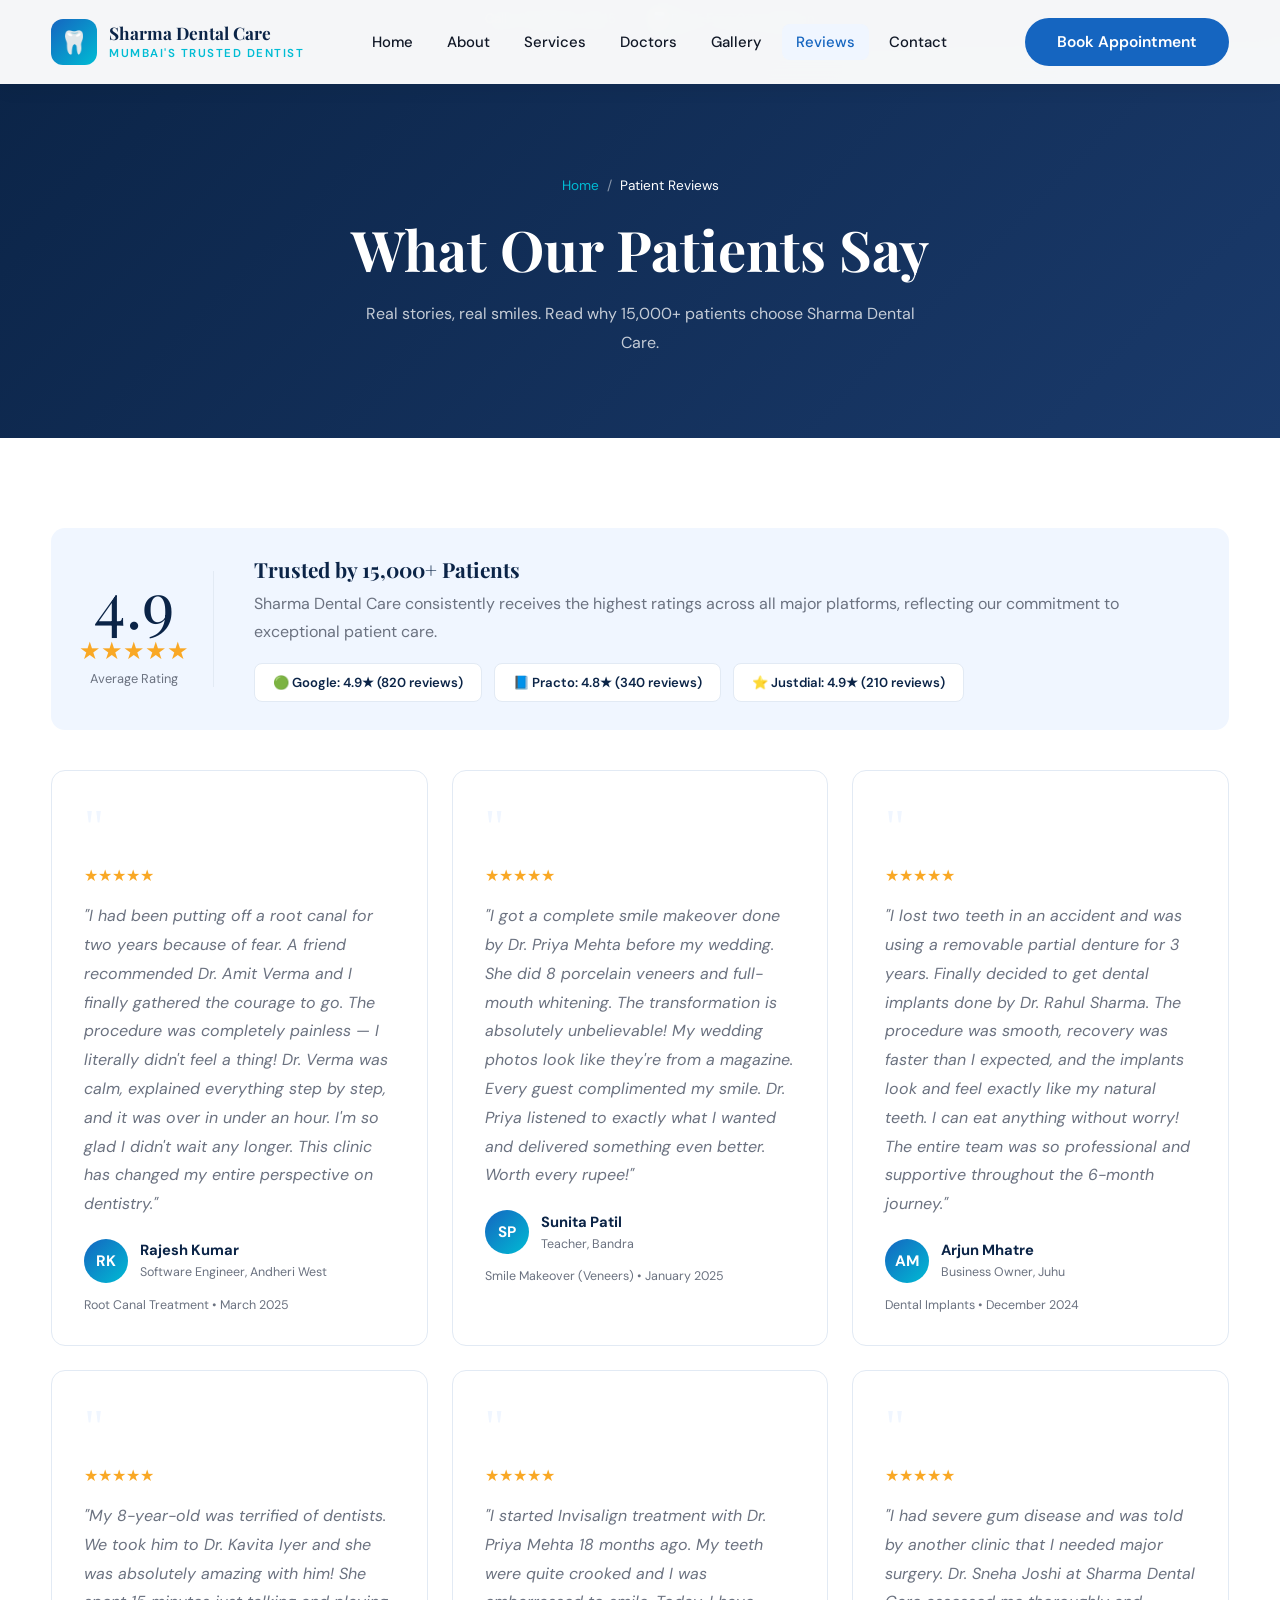
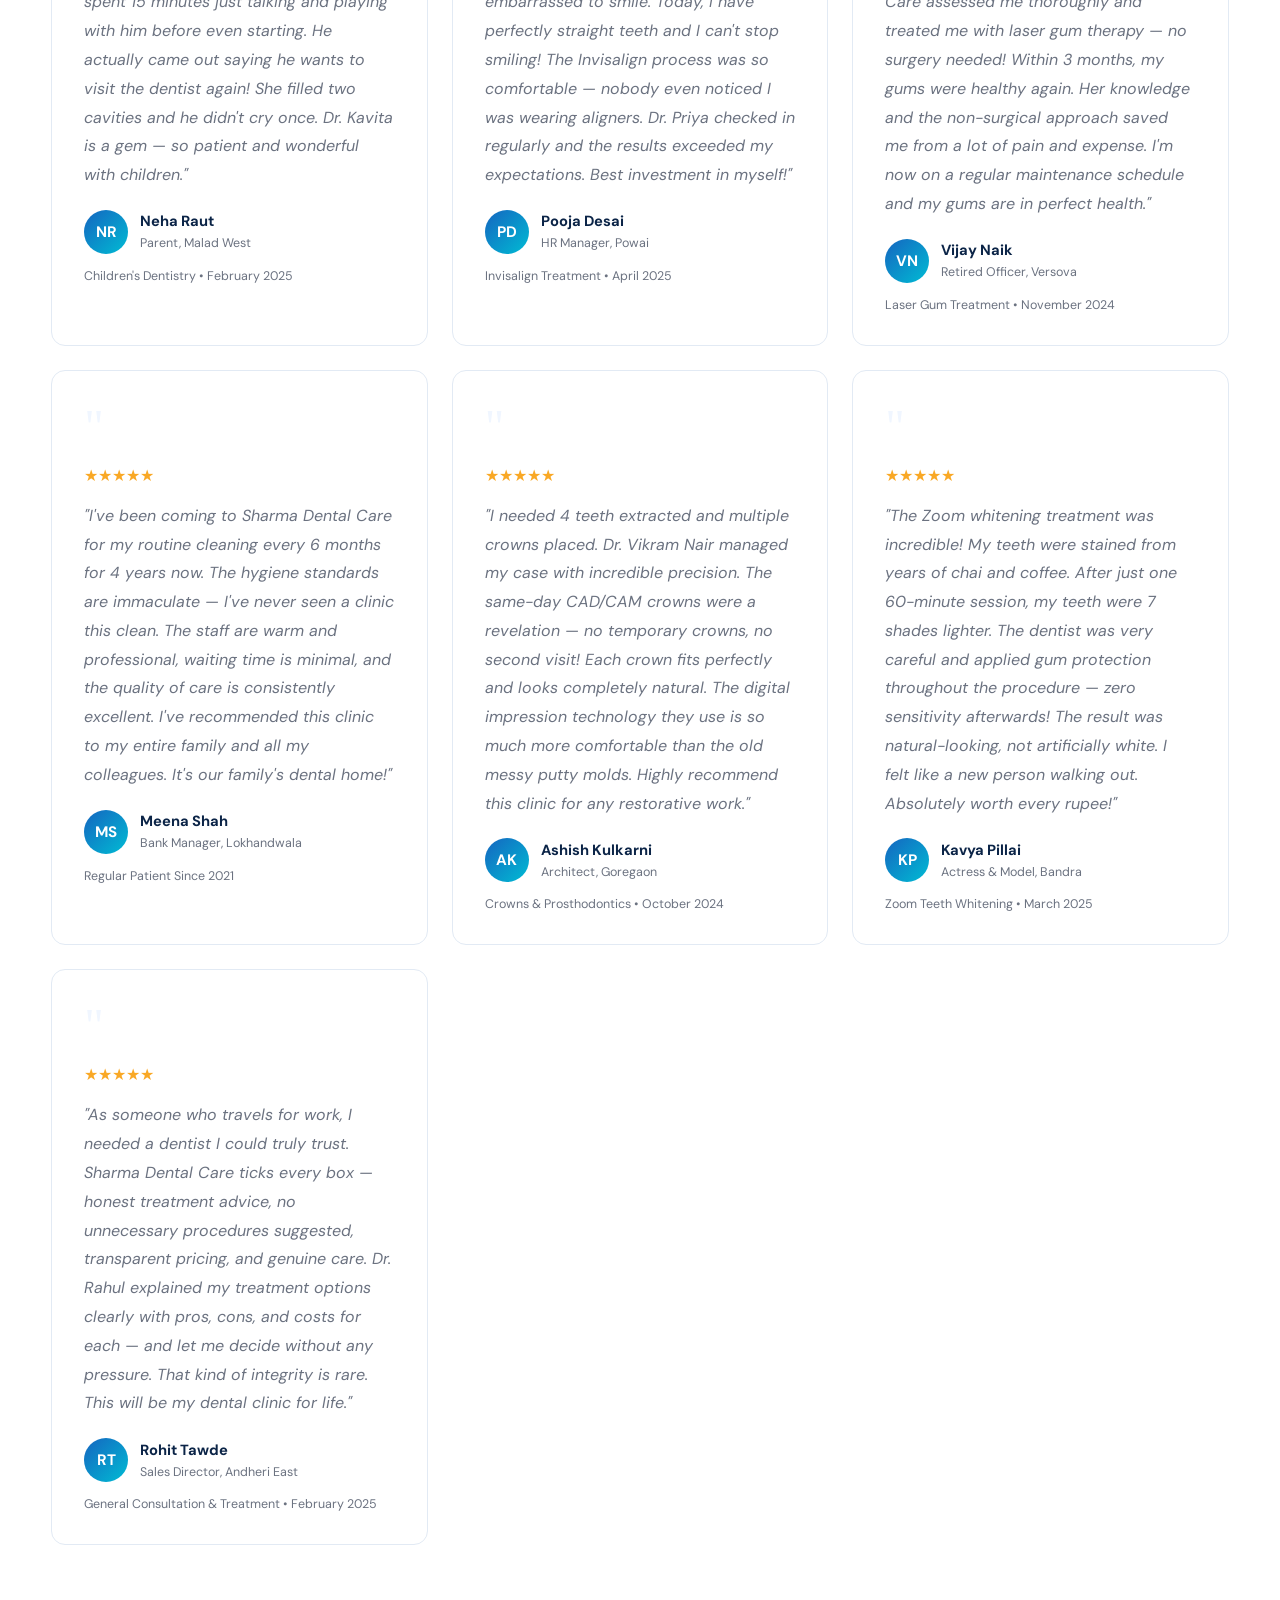
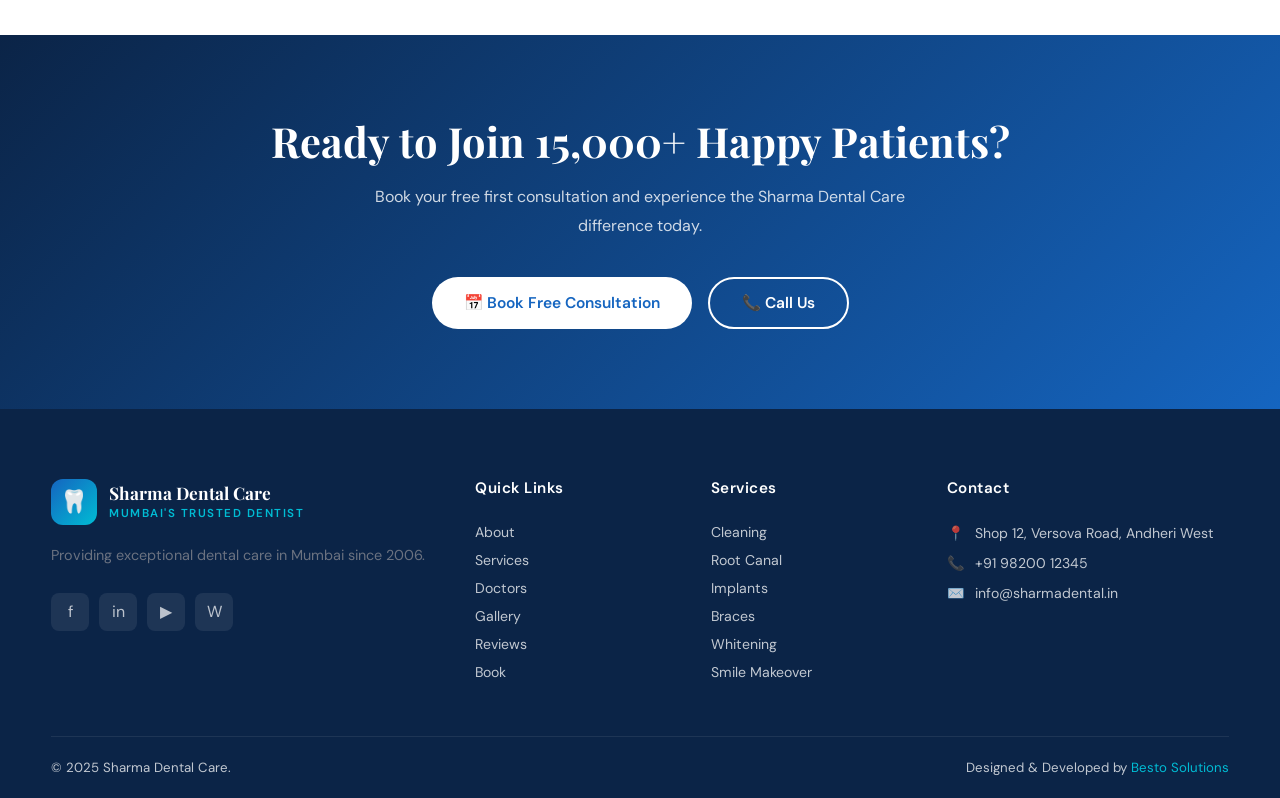
<file: testimonials.html>
<!DOCTYPE html>
<html lang="en">
<head>
  <meta charset="UTF-8" /><meta name="viewport" content="width=device-width,initial-scale=1.0" />
  <title>Patient Reviews | Sharma Dental Care Mumbai</title>
  <link rel="stylesheet" href="style.css" />
  <style>
    .testi-full-grid { display:grid; grid-template-columns:repeat(3,1fr); gap:24px; }
    .testi-full-card { background:#fff; border:1px solid var(--border); border-radius:var(--radius); padding:32px; transition:var(--trans); position:relative; }
    .testi-full-card:hover { box-shadow:var(--shadow); transform:translateY(-4px); }
    .quote-icon { font-size:3rem; line-height:1; color:var(--light); margin-bottom:14px; font-family:serif; }
    .rating-bar { display:flex; align-items:center; gap:16px; background:var(--light); border-radius:var(--radius); padding:28px; margin-bottom:40px; }
    .rating-big { font-family:'Playfair Display',serif; font-size:4rem; color:var(--navy); line-height:1; }
    .rating-stars { font-size:1.5rem; color:var(--gold); }
    .rating-info p { color:var(--gray); font-size:.9rem; }
    .platform-badges { display:flex; gap:12px; margin-top:16px; }
    .platform-badge { background:#fff; border:1px solid var(--border); border-radius:8px; padding:10px 18px; font-size:.82rem; font-weight:600; color:var(--navy); display:flex; align-items:center; gap:6px; }
    @media(max-width:992px){ .testi-full-grid{ grid-template-columns:1fr 1fr; } }
    @media(max-width:600px){ .testi-full-grid{ grid-template-columns:1fr; } }
  </style>
</head>
<body>
<div class="notice-bar">📞 Call <a href="tel:+919820012345">+91 98200 12345</a><span>|</span>🦷 <a href="appointment.html">Book Free Consultation</a></div>
<nav class="navbar">
  <div class="container nav-inner">
    <a href="index.html" class="nav-logo"><div class="logo-icon">🦷</div><div class="logo-text"><strong>Sharma Dental Care</strong><span>Mumbai's Trusted Dentist</span></div></a>
    <div class="nav-links"><a href="index.html">Home</a><a href="about.html">About</a><a href="services.html">Services</a><a href="doctors.html">Doctors</a><a href="gallery.html">Gallery</a><a href="testimonials.html" class="active">Reviews</a><a href="contact.html">Contact</a></div>
    <a href="appointment.html" class="btn btn-primary nav-cta">Book Appointment</a>
    <button class="hamburger" onclick="toggleMenu()"><span></span><span></span><span></span></button>
  </div>
</nav>
<div class="mobile-menu" id="mobileMenu"><a href="index.html">Home</a><a href="about.html">About</a><a href="services.html">Services</a><a href="doctors.html">Doctors</a><a href="gallery.html">Gallery</a><a href="testimonials.html">Reviews</a><a href="contact.html">Contact</a><a href="appointment.html" class="btn btn-primary" style="margin-top:12px;text-align:center;">Book Appointment</a></div>

<section class="page-hero">
  <div class="container">
    <div class="breadcrumb"><a href="index.html">Home</a><span>/</span><span style="color:#fff;">Patient Reviews</span></div>
    <h1>What Our Patients Say</h1>
    <p>Real stories, real smiles. Read why 15,000+ patients choose Sharma Dental Care.</p>
  </div>
</section>

<section class="section-pad">
  <div class="container">
    <!-- RATING SUMMARY -->
    <div class="rating-bar">
      <div style="text-align:center;padding-right:24px;border-right:1px solid var(--border);">
        <div class="rating-big">4.9</div>
        <div class="rating-stars">★★★★★</div>
        <div style="font-size:.8rem;color:var(--gray);margin-top:4px;">Average Rating</div>
      </div>
      <div style="padding-left:24px;flex:1;">
        <h3 style="color:var(--navy);margin-bottom:8px;">Trusted by 15,000+ Patients</h3>
        <p style="margin-bottom:14px;">Sharma Dental Care consistently receives the highest ratings across all major platforms, reflecting our commitment to exceptional patient care.</p>
        <div class="platform-badges">
          <div class="platform-badge">🟢 Google: 4.9★ (820 reviews)</div>
          <div class="platform-badge">📘 Practo: 4.8★ (340 reviews)</div>
          <div class="platform-badge">⭐ Justdial: 4.9★ (210 reviews)</div>
        </div>
      </div>
    </div>

    <!-- TESTIMONIALS GRID -->
    <div class="testi-full-grid">

      <div class="testi-full-card">
        <div class="quote-icon">"</div>
        <div class="stars">★★★★★</div>
        <p style="font-style:italic;margin-bottom:20px;">"I had been putting off a root canal for two years because of fear. A friend recommended Dr. Amit Verma and I finally gathered the courage to go. The procedure was completely painless — I literally didn't feel a thing! Dr. Verma was calm, explained everything step by step, and it was over in under an hour. I'm so glad I didn't wait any longer. This clinic has changed my entire perspective on dentistry."</p>
        <div class="testi-author">
          <div class="avi">RK</div>
          <div><strong>Rajesh Kumar</strong><span>Software Engineer, Andheri West</span></div>
        </div>
        <div style="margin-top:14px;font-size:.78rem;color:var(--gray);">Root Canal Treatment • March 2025</div>
      </div>

      <div class="testi-full-card">
        <div class="quote-icon">"</div>
        <div class="stars">★★★★★</div>
        <p style="font-style:italic;margin-bottom:20px;">"I got a complete smile makeover done by Dr. Priya Mehta before my wedding. She did 8 porcelain veneers and full-mouth whitening. The transformation is absolutely unbelievable! My wedding photos look like they're from a magazine. Every guest complimented my smile. Dr. Priya listened to exactly what I wanted and delivered something even better. Worth every rupee!"</p>
        <div class="testi-author">
          <div class="avi">SP</div>
          <div><strong>Sunita Patil</strong><span>Teacher, Bandra</span></div>
        </div>
        <div style="margin-top:14px;font-size:.78rem;color:var(--gray);">Smile Makeover (Veneers) • January 2025</div>
      </div>

      <div class="testi-full-card">
        <div class="quote-icon">"</div>
        <div class="stars">★★★★★</div>
        <p style="font-style:italic;margin-bottom:20px;">"I lost two teeth in an accident and was using a removable partial denture for 3 years. Finally decided to get dental implants done by Dr. Rahul Sharma. The procedure was smooth, recovery was faster than I expected, and the implants look and feel exactly like my natural teeth. I can eat anything without worry! The entire team was so professional and supportive throughout the 6-month journey."</p>
        <div class="testi-author">
          <div class="avi">AM</div>
          <div><strong>Arjun Mhatre</strong><span>Business Owner, Juhu</span></div>
        </div>
        <div style="margin-top:14px;font-size:.78rem;color:var(--gray);">Dental Implants • December 2024</div>
      </div>

      <div class="testi-full-card">
        <div class="quote-icon">"</div>
        <div class="stars">★★★★★</div>
        <p style="font-style:italic;margin-bottom:20px;">"My 8-year-old was terrified of dentists. We took him to Dr. Kavita Iyer and she was absolutely amazing with him! She spent 15 minutes just talking and playing with him before even starting. He actually came out saying he wants to visit the dentist again! She filled two cavities and he didn't cry once. Dr. Kavita is a gem — so patient and wonderful with children."</p>
        <div class="testi-author">
          <div class="avi">NR</div>
          <div><strong>Neha Raut</strong><span>Parent, Malad West</span></div>
        </div>
        <div style="margin-top:14px;font-size:.78rem;color:var(--gray);">Children's Dentistry • February 2025</div>
      </div>

      <div class="testi-full-card">
        <div class="quote-icon">"</div>
        <div class="stars">★★★★★</div>
        <p style="font-style:italic;margin-bottom:20px;">"I started Invisalign treatment with Dr. Priya Mehta 18 months ago. My teeth were quite crooked and I was embarrassed to smile. Today, I have perfectly straight teeth and I can't stop smiling! The Invisalign process was so comfortable — nobody even noticed I was wearing aligners. Dr. Priya checked in regularly and the results exceeded my expectations. Best investment in myself!"</p>
        <div class="testi-author">
          <div class="avi">PD</div>
          <div><strong>Pooja Desai</strong><span>HR Manager, Powai</span></div>
        </div>
        <div style="margin-top:14px;font-size:.78rem;color:var(--gray);">Invisalign Treatment • April 2025</div>
      </div>

      <div class="testi-full-card">
        <div class="quote-icon">"</div>
        <div class="stars">★★★★★</div>
        <p style="font-style:italic;margin-bottom:20px;">"I had severe gum disease and was told by another clinic that I needed major surgery. Dr. Sneha Joshi at Sharma Dental Care assessed me thoroughly and treated me with laser gum therapy — no surgery needed! Within 3 months, my gums were healthy again. Her knowledge and the non-surgical approach saved me from a lot of pain and expense. I'm now on a regular maintenance schedule and my gums are in perfect health."</p>
        <div class="testi-author">
          <div class="avi">VN</div>
          <div><strong>Vijay Naik</strong><span>Retired Officer, Versova</span></div>
        </div>
        <div style="margin-top:14px;font-size:.78rem;color:var(--gray);">Laser Gum Treatment • November 2024</div>
      </div>

      <div class="testi-full-card">
        <div class="quote-icon">"</div>
        <div class="stars">★★★★★</div>
        <p style="font-style:italic;margin-bottom:20px;">"I've been coming to Sharma Dental Care for my routine cleaning every 6 months for 4 years now. The hygiene standards are immaculate — I've never seen a clinic this clean. The staff are warm and professional, waiting time is minimal, and the quality of care is consistently excellent. I've recommended this clinic to my entire family and all my colleagues. It's our family's dental home!"</p>
        <div class="testi-author">
          <div class="avi">MS</div>
          <div><strong>Meena Shah</strong><span>Bank Manager, Lokhandwala</span></div>
        </div>
        <div style="margin-top:14px;font-size:.78rem;color:var(--gray);">Regular Patient Since 2021</div>
      </div>

      <div class="testi-full-card">
        <div class="quote-icon">"</div>
        <div class="stars">★★★★★</div>
        <p style="font-style:italic;margin-bottom:20px;">"I needed 4 teeth extracted and multiple crowns placed. Dr. Vikram Nair managed my case with incredible precision. The same-day CAD/CAM crowns were a revelation — no temporary crowns, no second visit! Each crown fits perfectly and looks completely natural. The digital impression technology they use is so much more comfortable than the old messy putty molds. Highly recommend this clinic for any restorative work."</p>
        <div class="testi-author">
          <div class="avi">AK</div>
          <div><strong>Ashish Kulkarni</strong><span>Architect, Goregaon</span></div>
        </div>
        <div style="margin-top:14px;font-size:.78rem;color:var(--gray);">Crowns & Prosthodontics • October 2024</div>
      </div>

      <div class="testi-full-card">
        <div class="quote-icon">"</div>
        <div class="stars">★★★★★</div>
        <p style="font-style:italic;margin-bottom:20px;">"The Zoom whitening treatment was incredible! My teeth were stained from years of chai and coffee. After just one 60-minute session, my teeth were 7 shades lighter. The dentist was very careful and applied gum protection throughout the procedure — zero sensitivity afterwards! The result was natural-looking, not artificially white. I felt like a new person walking out. Absolutely worth every rupee!"</p>
        <div class="testi-author">
          <div class="avi">KP</div>
          <div><strong>Kavya Pillai</strong><span>Actress & Model, Bandra</span></div>
        </div>
        <div style="margin-top:14px;font-size:.78rem;color:var(--gray);">Zoom Teeth Whitening • March 2025</div>
      </div>

      <div class="testi-full-card">
        <div class="quote-icon">"</div>
        <div class="stars">★★★★★</div>
        <p style="font-style:italic;margin-bottom:20px;">"As someone who travels for work, I needed a dentist I could truly trust. Sharma Dental Care ticks every box — honest treatment advice, no unnecessary procedures suggested, transparent pricing, and genuine care. Dr. Rahul explained my treatment options clearly with pros, cons, and costs for each — and let me decide without any pressure. That kind of integrity is rare. This will be my dental clinic for life."</p>
        <div class="testi-author">
          <div class="avi">RT</div>
          <div><strong>Rohit Tawde</strong><span>Sales Director, Andheri East</span></div>
        </div>
        <div style="margin-top:14px;font-size:.78rem;color:var(--gray);">General Consultation & Treatment • February 2025</div>
      </div>

    </div>
  </div>
</section>

<section class="cta-banner">
  <div class="container">
    <h2>Ready to Join 15,000+ Happy Patients?</h2>
    <p>Book your free first consultation and experience the Sharma Dental Care difference today.</p>
    <div class="cta-btns"><a href="appointment.html" class="btn btn-white">📅 Book Free Consultation</a><a href="contact.html" class="btn btn-outline">📞 Call Us</a></div>
  </div>
</section>

<footer>
  <div class="container">
    <div class="footer-grid">
      <div class="footer-brand"><div class="nav-logo"><div class="logo-icon">🦷</div><div class="logo-text"><strong style="color:#fff;">Sharma Dental Care</strong><span>Mumbai's Trusted Dentist</span></div></div><p>Providing exceptional dental care in Mumbai since 2006.</p><div class="footer-social"><a>f</a><a>in</a><a>▶</a><a>W</a></div></div>
      <div><h4>Quick Links</h4><div class="footer-links"><a href="about.html">About</a><a href="services.html">Services</a><a href="doctors.html">Doctors</a><a href="gallery.html">Gallery</a><a href="testimonials.html">Reviews</a><a href="appointment.html">Book</a></div></div>
      <div><h4>Services</h4><div class="footer-links"><a href="services.html">Cleaning</a><a href="services.html">Root Canal</a><a href="services.html">Implants</a><a href="services.html">Braces</a><a href="services.html">Whitening</a><a href="services.html">Smile Makeover</a></div></div>
      <div><h4>Contact</h4><ul class="footer-contact"><li><span>📍</span><span>Shop 12, Versova Road, Andheri West</span></li><li><span>📞</span><span>+91 98200 12345</span></li><li><span>✉️</span><span>info@sharmadental.in</span></li></ul></div>
    </div>
  </div>
  <div class="container footer-bottom"><span>© 2025 Sharma Dental Care.</span><span>Designed & Developed by <a href="#">Besto Solutions</a></span></div>
</footer>
<script>function toggleMenu(){document.getElementById('mobileMenu').classList.toggle('open');}</script>
</body>
</html>
</file>
<file: style.css>
/* ============================================================
   SHARMA DENTAL CARE — GLOBAL STYLESHEET
   ============================================================ */

@import url('https://fonts.googleapis.com/css2?family=Playfair+Display:wght@400;600;700;800&family=DM+Sans:wght@300;400;500;600&display=swap');

:root {
  --navy:    #0B2447;
  --blue:    #1565C0;
  --sky:     #2196F3;
  --accent:  #00BCD4;
  --gold:    #F9A825;
  --white:   #FFFFFF;
  --light:   #F0F6FF;
  --gray:    #6B7280;
  --dark:    #111827;
  --border:  #E2EAF4;
  --shadow:  0 8px 40px rgba(11,36,71,.12);
  --radius:  14px;
  --trans:   all .35s cubic-bezier(.4,0,.2,1);
}

*, *::before, *::after { box-sizing: border-box; margin: 0; padding: 0; }
html { scroll-behavior: smooth; font-size: 16px; }
body { font-family: 'DM Sans', sans-serif; color: var(--dark); background: #fff; overflow-x: hidden; }
img  { display: block; width: 100%; height: auto; }
a    { text-decoration: none; color: inherit; }
ul   { list-style: none; }
button { cursor: pointer; border: none; outline: none; }

h1,h2,h3,h4 { font-family: 'Playfair Display', serif; line-height: 1.25; }
h1 { font-size: clamp(2rem,5vw,3.5rem); }
h2 { font-size: clamp(1.6rem,3.5vw,2.6rem); }
h3 { font-size: 1.3rem; }
p  { line-height: 1.8; color: var(--gray); }

.container { width: 92%; max-width: 1200px; margin: 0 auto; }
.section-pad { padding: 90px 0; }
.section-sm  { padding: 60px 0; }

/* ── SECTION TITLES ─────────────────────────────────────── */
.sec-label {
  display: inline-block;
  font-size: .78rem;
  font-weight: 600;
  letter-spacing: 2.5px;
  text-transform: uppercase;
  color: var(--accent);
  background: rgba(0,188,212,.1);
  padding: 5px 14px;
  border-radius: 50px;
  margin-bottom: 14px;
}
.sec-title { color: var(--navy); margin-bottom: 18px; }
.sec-title span { color: var(--sky); }
.sec-sub { max-width: 620px; font-size: 1.05rem; }
.text-center { text-align: center; }
.text-center .sec-sub { margin: 0 auto; }

/* ── BUTTONS ─────────────────────────────────────────────── */
.btn {
  display: inline-flex;
  align-items: center;
  gap: 8px;
  padding: 14px 32px;
  border-radius: 50px;
  font-family: 'DM Sans', sans-serif;
  font-weight: 600;
  font-size: .97rem;
  transition: var(--trans);
}
.btn-primary { background: var(--blue); color: #fff; }
.btn-primary:hover { background: var(--navy); transform: translateY(-2px); box-shadow: 0 8px 28px rgba(21,101,192,.35); }
.btn-outline { border: 2px solid var(--white); color: var(--white); }
.btn-outline:hover { background: var(--white); color: var(--blue); }
.btn-white { background: var(--white); color: var(--blue); }
.btn-white:hover { background: var(--light); transform: translateY(-2px); }
.btn-accent { background: var(--accent); color: var(--white); }
.btn-accent:hover { background: #0097A7; transform: translateY(-2px); }

/* ── NAVBAR ──────────────────────────────────────────────── */
.navbar {
  position: fixed;
  top: 0; left: 0; right: 0;
  z-index: 1000;
  padding: 18px 0;
  background: rgba(255,255,255,.96);
  backdrop-filter: blur(12px);
  box-shadow: 0 2px 20px rgba(0,0,0,.08);
  transition: var(--trans);
}
.nav-inner {
  display: flex;
  align-items: center;
  justify-content: space-between;
}
.nav-logo { display: flex; align-items: center; gap: 12px; }
.nav-logo .logo-icon {
  width: 46px; height: 46px;
  background: linear-gradient(135deg, var(--blue), var(--accent));
  border-radius: 12px;
  display: flex; align-items: center; justify-content: center;
  font-size: 1.4rem;
  color: #fff;
  font-weight: 800;
}
.nav-logo .logo-text { line-height: 1.15; }
.nav-logo .logo-text strong { display: block; font-family: 'Playfair Display', serif; font-size: 1.08rem; color: var(--navy); }
.nav-logo .logo-text span  { font-size: .72rem; color: var(--accent); letter-spacing: 1.5px; text-transform: uppercase; font-weight: 600; }

.nav-links { display: flex; align-items: center; gap: 6px; }
.nav-links a {
  padding: 8px 14px;
  border-radius: 8px;
  font-size: .93rem;
  font-weight: 500;
  color: var(--dark);
  transition: var(--trans);
}
.nav-links a:hover, .nav-links a.active {
  background: var(--light);
  color: var(--blue);
}
.nav-cta { margin-left: 10px; }

.hamburger { display: none; flex-direction: column; gap: 5px; background: none; padding: 6px; }
.hamburger span { display: block; width: 24px; height: 2px; background: var(--navy); border-radius: 2px; transition: var(--trans); }

/* ── HERO ─────────────────────────────────────────────────── */
.hero {
  min-height: 100vh;
  background: linear-gradient(135deg, var(--navy) 0%, #1a3a6b 50%, #0d47a1 100%);
  display: flex;
  align-items: center;
  position: relative;
  overflow: hidden;
  padding-top: 80px;
}
.hero::before {
  content: '';
  position: absolute; inset: 0;
  background: url("data:image/svg+xml,%3Csvg width='60' height='60' viewBox='0 0 60 60' xmlns='http://www.w3.org/2000/svg'%3E%3Cg fill='none' fill-rule='evenodd'%3E%3Cg fill='%23ffffff' fill-opacity='0.03'%3E%3Ccircle cx='30' cy='30' r='4'/%3E%3C/g%3E%3C/g%3E%3C/svg%3E");
}
.hero-grid { display: grid; grid-template-columns: 1fr 1fr; gap: 60px; align-items: center; }
.hero-badge {
  display: inline-flex; align-items: center; gap: 8px;
  background: rgba(255,255,255,.12);
  border: 1px solid rgba(255,255,255,.2);
  padding: 8px 18px; border-radius: 50px;
  font-size: .82rem; color: rgba(255,255,255,.9);
  font-weight: 500; margin-bottom: 24px;
}
.hero-badge .dot { width: 7px; height: 7px; background: #4CAF50; border-radius: 50%; animation: pulse 1.5s infinite; }
.hero h1 { color: var(--white); margin-bottom: 22px; }
.hero h1 em { color: var(--accent); font-style: normal; }
.hero p { color: rgba(255,255,255,.78); font-size: 1.1rem; max-width: 500px; margin-bottom: 36px; }
.hero-btns { display: flex; gap: 16px; flex-wrap: wrap; }
.hero-stats {
  display: flex; gap: 32px; margin-top: 48px;
  padding-top: 36px;
  border-top: 1px solid rgba(255,255,255,.15);
}
.stat-item strong { display: block; font-family: 'Playfair Display', serif; font-size: 2rem; color: var(--white); }
.stat-item span   { font-size: .82rem; color: rgba(255,255,255,.65); }

.hero-image-wrap {
  position: relative;
}
.hero-img-main {
  border-radius: 24px;
  overflow: hidden;
  box-shadow: 0 32px 80px rgba(0,0,0,.4);
  height: 580px;
  object-fit: cover;
}
.hero-img-main img { width: 100%; height: 100%; object-fit: cover; }
.hero-card {
  position: absolute;
  background: var(--white);
  border-radius: 16px;
  padding: 18px 22px;
  box-shadow: var(--shadow);
  display: flex; align-items: center; gap: 14px;
}
.hero-card.card-top { top: -20px; right: -20px; }
.hero-card.card-bot { bottom: 40px; left: -20px; }
.hero-card .card-icon { width: 44px; height: 44px; border-radius: 10px; display: flex; align-items: center; justify-content: center; font-size: 1.3rem; flex-shrink: 0; }
.hero-card .card-icon.blue  { background: rgba(21,101,192,.1); }
.hero-card .card-icon.green { background: rgba(76,175,80,.1); }
.hero-card strong { display: block; font-size: .95rem; color: var(--navy); font-weight: 700; }
.hero-card span   { font-size: .78rem; color: var(--gray); }

/* ── FLOATING SHAPES ─────────────────────────────────────── */
.shape { position: absolute; border-radius: 50%; opacity: .08; }
.shape-1 { width: 400px; height: 400px; background: var(--accent); top: -100px; right: -100px; }
.shape-2 { width: 200px; height: 200px; background: var(--gold); bottom: 100px; left: -50px; }

/* ── CARDS ───────────────────────────────────────────────── */
.card {
  background: var(--white);
  border-radius: var(--radius);
  border: 1px solid var(--border);
  overflow: hidden;
  transition: var(--trans);
}
.card:hover { box-shadow: var(--shadow); transform: translateY(-6px); }

/* ── SERVICE CARDS ───────────────────────────────────────── */
.services-grid { display: grid; grid-template-columns: repeat(3, 1fr); gap: 28px; }
.svc-card { padding: 36px 28px; }
.svc-icon {
  width: 64px; height: 64px;
  border-radius: 16px;
  background: var(--light);
  display: flex; align-items: center; justify-content: center;
  font-size: 1.8rem;
  margin-bottom: 22px;
  transition: var(--trans);
}
.svc-card:hover .svc-icon { background: var(--blue); }
.svc-card h3 { color: var(--navy); margin-bottom: 12px; }
.svc-card p  { font-size: .93rem; }
.svc-link { display: inline-flex; align-items: center; gap: 6px; margin-top: 18px; color: var(--blue); font-weight: 600; font-size: .9rem; transition: var(--trans); }
.svc-link:hover { gap: 10px; }

/* ── WHY CHOOSE ──────────────────────────────────────────── */
.why-grid { display: grid; grid-template-columns: 1fr 1fr; gap: 50px; align-items: center; }
.why-list { display: flex; flex-direction: column; gap: 28px; margin-top: 32px; }
.why-item { display: flex; gap: 18px; }
.why-num {
  width: 48px; height: 48px; border-radius: 12px;
  background: linear-gradient(135deg, var(--blue), var(--accent));
  color: #fff; font-weight: 700; font-size: 1.1rem;
  display: flex; align-items: center; justify-content: center;
  flex-shrink: 0;
}
.why-item h4 { color: var(--navy); margin-bottom: 6px; }
.why-image { position: relative; border-radius: 20px; overflow: hidden; }
.why-image img { height: 500px; object-fit: cover; }
.why-badge {
  position: absolute; bottom: 28px; right: -20px;
  background: var(--blue); color: #fff;
  padding: 18px 24px; border-radius: 16px;
  text-align: center;
  box-shadow: 0 12px 36px rgba(21,101,192,.35);
}
.why-badge strong { display: block; font-size: 2rem; font-family: 'Playfair Display', serif; }
.why-badge span   { font-size: .8rem; }

/* ── DOCTORS ─────────────────────────────────────────────── */
.doctors-grid { display: grid; grid-template-columns: repeat(3, 1fr); gap: 28px; }
.doc-card { }
.doc-img { height: 300px; overflow: hidden; }
.doc-img img { width: 100%; height: 100%; object-fit: cover; object-position: top; transition: transform .5s ease; }
.doc-card:hover .doc-img img { transform: scale(1.05); }
.doc-info { padding: 24px; }
.doc-badge {
  display: inline-block;
  background: var(--light);
  color: var(--blue);
  padding: 4px 12px;
  border-radius: 50px;
  font-size: .75rem;
  font-weight: 600;
  margin-bottom: 10px;
}
.doc-info h3 { color: var(--navy); margin-bottom: 4px; }
.doc-info .qual { font-size: .85rem; color: var(--accent); font-weight: 600; margin-bottom: 10px; }
.doc-info p { font-size: .88rem; }

/* ── TESTIMONIALS ────────────────────────────────────────── */
.testi-grid { display: grid; grid-template-columns: repeat(3, 1fr); gap: 24px; }
.testi-card { padding: 30px; }
.stars { color: var(--gold); font-size: 1rem; margin-bottom: 16px; }
.testi-card p { font-size: .93rem; font-style: italic; margin-bottom: 20px; }
.testi-author { display: flex; align-items: center; gap: 12px; }
.testi-author .avi {
  width: 44px; height: 44px; border-radius: 50%;
  background: linear-gradient(135deg, var(--blue), var(--accent));
  color: #fff; font-weight: 700;
  display: flex; align-items: center; justify-content: center;
  font-size: .95rem;
}
.testi-author strong { display: block; color: var(--navy); font-size: .92rem; }
.testi-author span   { font-size: .78rem; color: var(--gray); }

/* ── CTA BANNER ──────────────────────────────────────────── */
.cta-banner {
  background: linear-gradient(135deg, var(--navy), var(--blue));
  padding: 80px 0;
  text-align: center;
  position: relative;
  overflow: hidden;
}
.cta-banner h2, .cta-banner p { color: var(--white); }
.cta-banner p { opacity: .8; max-width: 560px; margin: 16px auto 36px; }
.cta-btns { display: flex; gap: 16px; justify-content: center; flex-wrap: wrap; }

/* ── FOOTER ──────────────────────────────────────────────── */
footer {
  background: var(--navy);
  color: rgba(255,255,255,.75);
  padding: 70px 0 0;
}
.footer-grid { display: grid; grid-template-columns: 2fr 1fr 1fr 1.5fr; gap: 48px; padding-bottom: 50px; }
.footer-brand p { margin: 18px 0 24px; font-size: .9rem; }
.footer-social { display: flex; gap: 10px; }
.footer-social a {
  width: 38px; height: 38px; border-radius: 8px;
  background: rgba(255,255,255,.08);
  display: flex; align-items: center; justify-content: center;
  font-size: 1rem; color: rgba(255,255,255,.7);
  transition: var(--trans);
}
.footer-social a:hover { background: var(--blue); color: #fff; }
footer h4 { color: var(--white); font-family: 'DM Sans', sans-serif; font-weight: 600; margin-bottom: 20px; font-size: .95rem; letter-spacing: .5px; }
.footer-links a { display: block; padding: 5px 0; font-size: .88rem; transition: var(--trans); }
.footer-links a:hover { color: var(--accent); padding-left: 6px; }
.footer-contact li { display: flex; gap: 10px; align-items: flex-start; padding: 6px 0; font-size: .88rem; }
.footer-contact li span:first-child { flex-shrink: 0; }
.footer-bottom {
  border-top: 1px solid rgba(255,255,255,.08);
  padding: 22px 0;
  display: flex; align-items: center; justify-content: space-between;
  font-size: .83rem;
}
.footer-bottom a { color: var(--accent); }

/* ── CONTACT/FORM ─────────────────────────────────────────── */
.form-group { margin-bottom: 20px; }
.form-group label { display: block; font-weight: 500; color: var(--navy); margin-bottom: 8px; font-size: .92rem; }
.form-group input,
.form-group select,
.form-group textarea {
  width: 100%;
  padding: 13px 18px;
  border: 1.5px solid var(--border);
  border-radius: 10px;
  font-family: 'DM Sans', sans-serif;
  font-size: .94rem;
  color: var(--dark);
  background: #fff;
  transition: var(--trans);
}
.form-group input:focus,
.form-group select:focus,
.form-group textarea:focus {
  outline: none;
  border-color: var(--blue);
  box-shadow: 0 0 0 3px rgba(21,101,192,.1);
}
.form-group textarea { resize: vertical; min-height: 130px; }
.form-row { display: grid; grid-template-columns: 1fr 1fr; gap: 20px; }

/* ── PAGE HERO ───────────────────────────────────────────── */
.page-hero {
  background: linear-gradient(135deg, var(--navy), #1a3a6b);
  padding: 140px 0 80px;
  text-align: center;
}
.page-hero h1 { color: var(--white); margin-bottom: 16px; }
.page-hero p  { color: rgba(255,255,255,.75); max-width: 560px; margin: 0 auto; }
.breadcrumb { display: flex; justify-content: center; gap: 8px; margin-bottom: 20px; font-size: .85rem; }
.breadcrumb a { color: var(--accent); }
.breadcrumb span { color: rgba(255,255,255,.5); }

/* ── GALLERY ─────────────────────────────────────────────── */
.gallery-grid { display: grid; grid-template-columns: repeat(3, 1fr); gap: 20px; }
.gallery-item { border-radius: var(--radius); overflow: hidden; position: relative; }
.gallery-item img { height: 260px; object-fit: cover; transition: transform .5s ease; }
.gallery-item:hover img { transform: scale(1.06); }
.gallery-overlay {
  position: absolute; inset: 0;
  background: linear-gradient(to top, rgba(11,36,71,.6), transparent);
  opacity: 0; transition: var(--trans);
  display: flex; align-items: flex-end; padding: 20px;
}
.gallery-item:hover .gallery-overlay { opacity: 1; }
.gallery-overlay span { color: #fff; font-weight: 600; }

/* ── INFO BOXES ──────────────────────────────────────────── */
.info-box {
  background: var(--light);
  border-left: 4px solid var(--blue);
  border-radius: 10px;
  padding: 22px 26px;
  margin: 24px 0;
}
.info-box h4 { color: var(--navy); margin-bottom: 8px; }

/* ── PROCESS STEPS ───────────────────────────────────────── */
.steps { display: flex; flex-direction: column; gap: 20px; margin-top: 28px; }
.step { display: flex; gap: 18px; align-items: flex-start; }
.step-num {
  width: 36px; height: 36px; border-radius: 50%;
  background: var(--blue); color: #fff;
  font-weight: 700; font-size: .9rem;
  display: flex; align-items: center; justify-content: center;
  flex-shrink: 0;
}
.step h4 { color: var(--navy); margin-bottom: 4px; }

/* ── PRICE TAG ───────────────────────────────────────────── */
.price-tag {
  display: inline-flex;
  align-items: center;
  gap: 6px;
  background: linear-gradient(135deg, var(--gold), #FF8F00);
  color: var(--white);
  padding: 8px 20px;
  border-radius: 50px;
  font-weight: 700;
  font-size: 1rem;
  margin-top: 16px;
}

/* ── ANIMATIONS ──────────────────────────────────────────── */
@keyframes pulse {
  0%,100% { box-shadow: 0 0 0 0 rgba(76,175,80,.5); }
  50%      { box-shadow: 0 0 0 8px rgba(76,175,80,0); }
}
@keyframes fadeUp {
  from { opacity:0; transform: translateY(30px); }
  to   { opacity:1; transform: translateY(0); }
}
.fade-up { animation: fadeUp .7s ease both; }
.delay-1 { animation-delay: .1s; }
.delay-2 { animation-delay: .2s; }
.delay-3 { animation-delay: .3s; }
.delay-4 { animation-delay: .4s; }

/* ── SUCCESS MESSAGE ─────────────────────────────────────── */
.success-msg {
  display: none;
  background: #E8F5E9;
  border: 1px solid #4CAF50;
  border-radius: 10px;
  padding: 18px 24px;
  color: #2E7D32;
  font-weight: 500;
  margin-top: 20px;
  align-items: center;
  gap: 12px;
}
.success-msg.show { display: flex; }

/* ── NOTICE BAR ──────────────────────────────────────────── */
.notice-bar {
  background: var(--navy);
  padding: 10px 0;
  text-align: center;
  font-size: .82rem;
  color: rgba(255,255,255,.8);
}
.notice-bar a { color: var(--accent); }
.notice-bar span { margin: 0 16px; opacity: .4; }

/* ── RESPONSIVE ──────────────────────────────────────────── */
@media (max-width: 992px) {
  .hero-grid { grid-template-columns: 1fr; }
  .hero-image-wrap { display: none; }
  .why-grid { grid-template-columns: 1fr; }
  .why-image { display: none; }
  .services-grid { grid-template-columns: repeat(2,1fr); }
  .doctors-grid  { grid-template-columns: repeat(2,1fr); }
  .testi-grid    { grid-template-columns: 1fr 1fr; }
  .footer-grid   { grid-template-columns: 1fr 1fr; }
}
@media (max-width: 768px) {
  .nav-links, .nav-cta { display: none; }
  .hamburger { display: flex; }
  .services-grid  { grid-template-columns: 1fr; }
  .doctors-grid   { grid-template-columns: 1fr; }
  .testi-grid     { grid-template-columns: 1fr; }
  .gallery-grid   { grid-template-columns: repeat(2,1fr); }
  .footer-grid    { grid-template-columns: 1fr; }
  .footer-bottom  { flex-direction: column; gap: 8px; text-align: center; }
  .form-row       { grid-template-columns: 1fr; }
  .hero-stats     { flex-wrap: wrap; gap: 20px; }
  .mobile-menu.open { display: flex; flex-direction: column; }
}
.mobile-menu {
  display: none;
  position: fixed;
  inset: 0; top: 80px;
  background: rgba(255,255,255,.98);
  backdrop-filter: blur(14px);
  z-index: 999;
  padding: 30px;
  flex-direction: column;
  gap: 4px;
}
.mobile-menu a {
  padding: 14px 18px;
  border-radius: 10px;
  font-size: 1.05rem;
  font-weight: 500;
  color: var(--dark);
  transition: var(--trans);
}
.mobile-menu a:hover { background: var(--light); color: var(--blue); }
</file>
